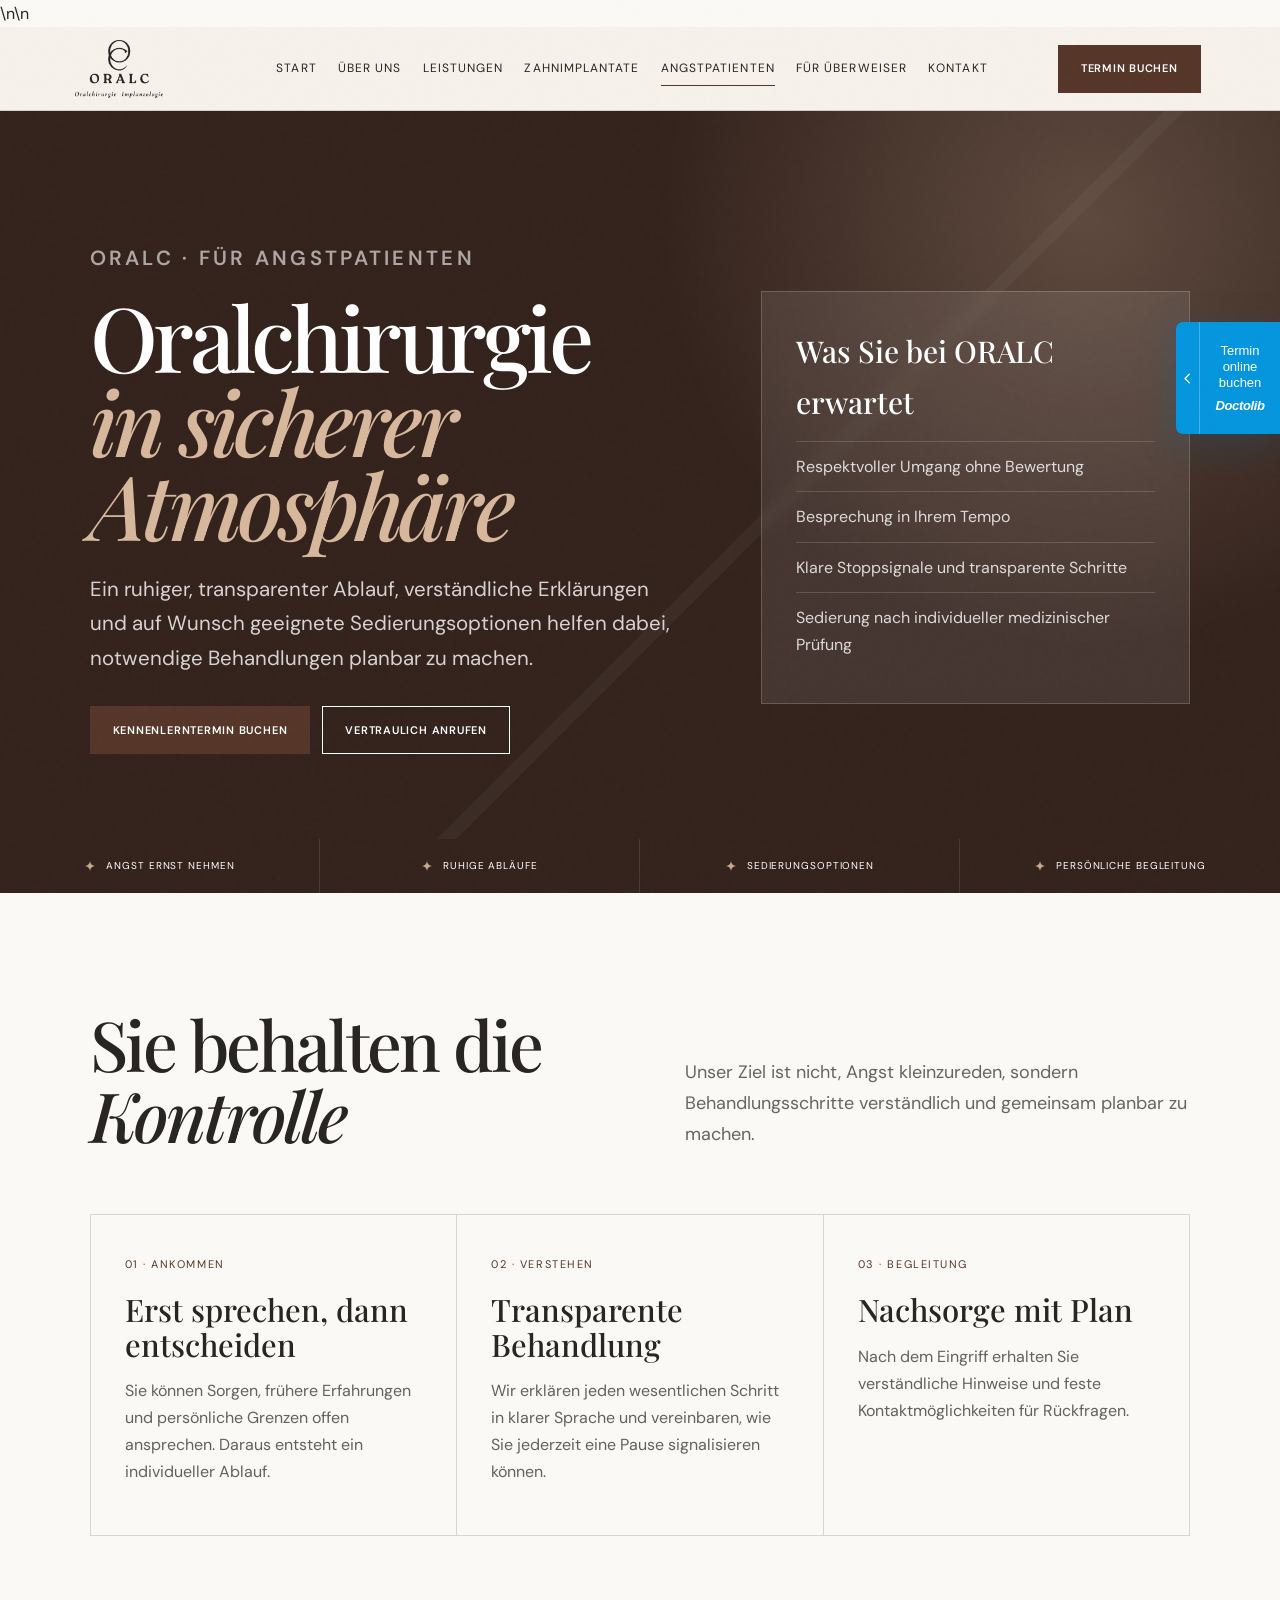
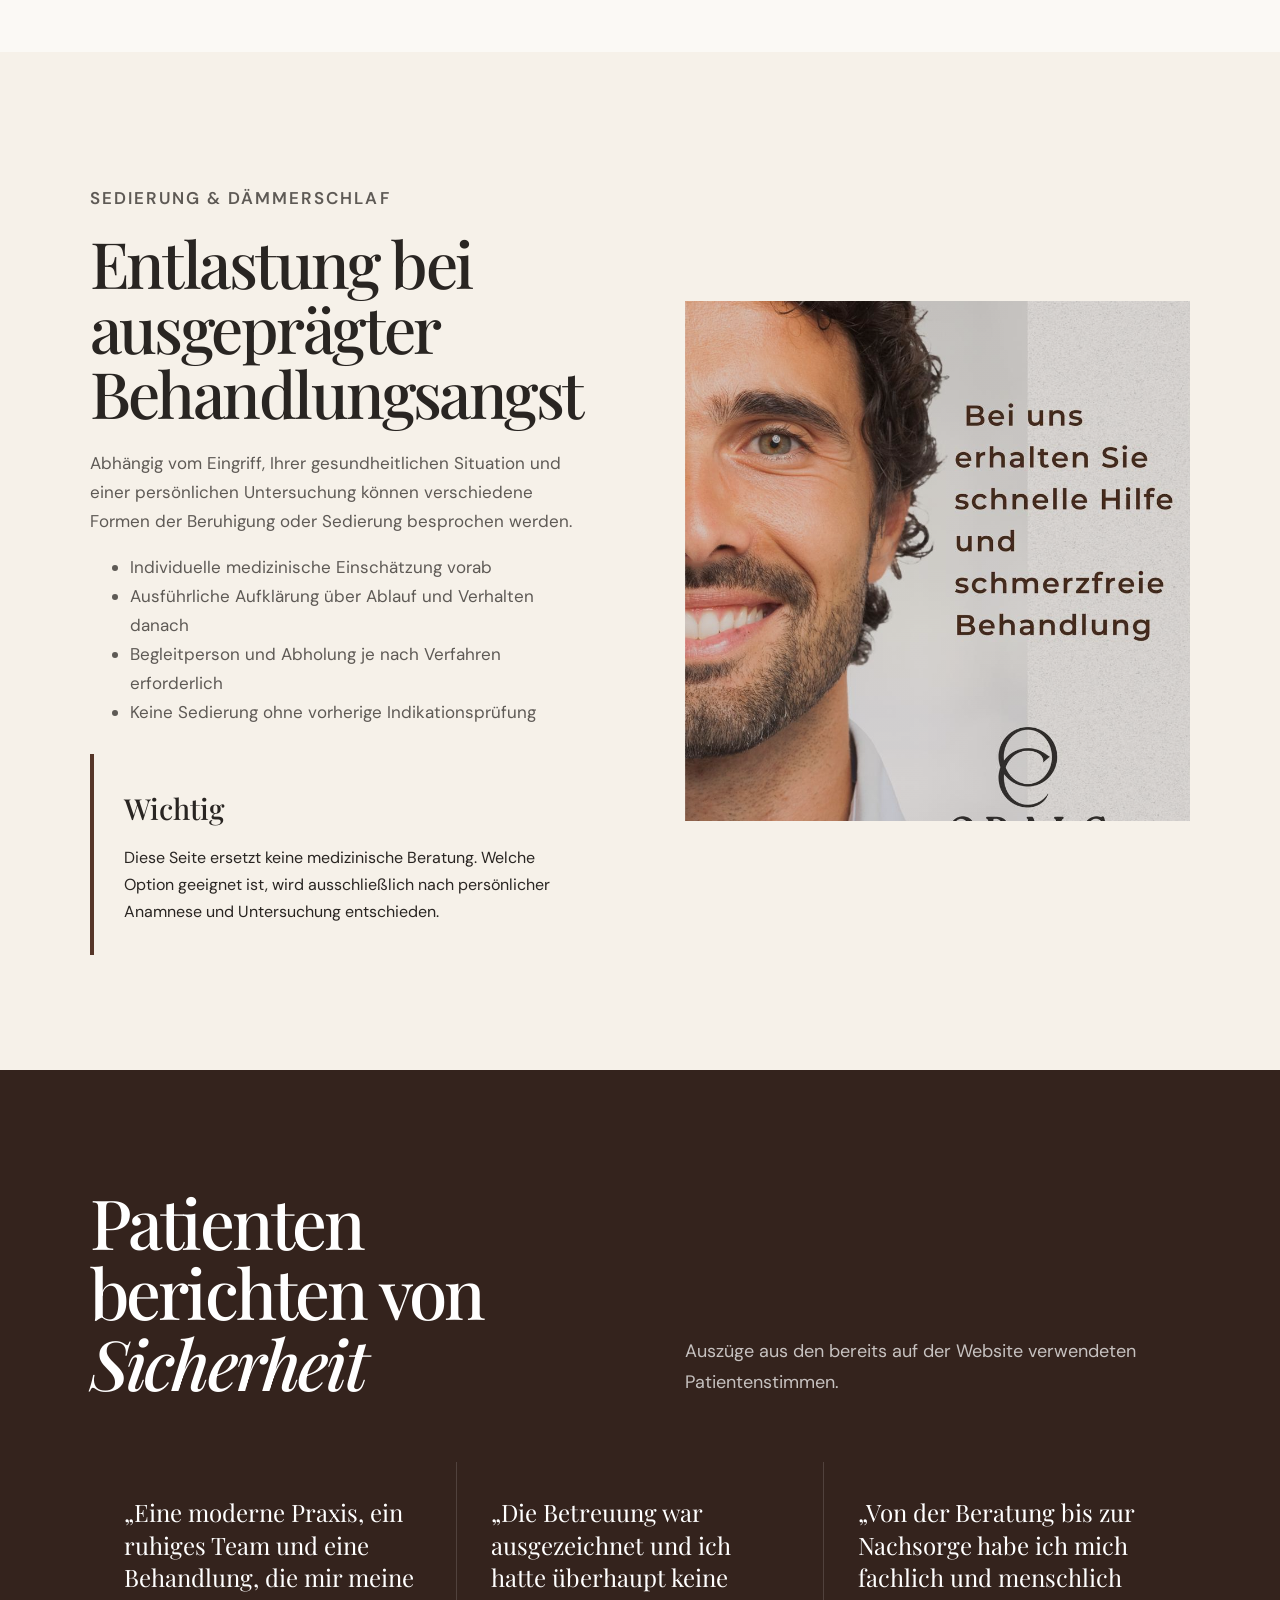
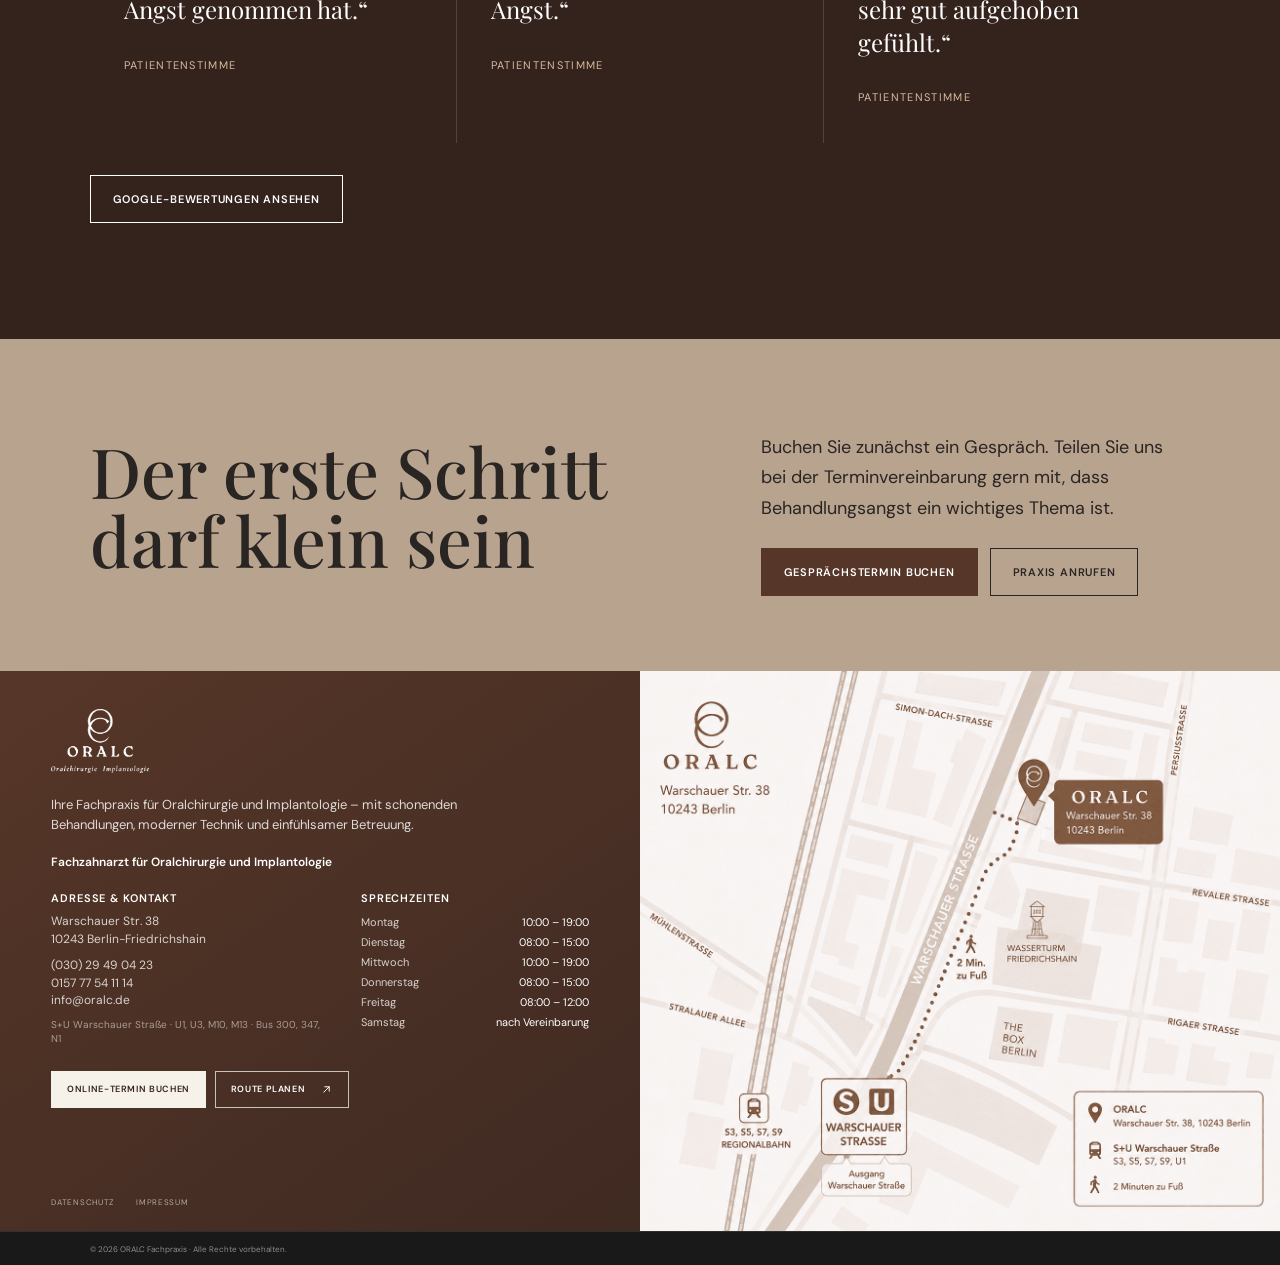
<file: angstpatienten.html>
<!doctype html><html lang="de"><head><meta charset="utf-8"><meta name="viewport" content="width=device-width,initial-scale=1"><meta name="description" content="Einfühlsame Oralchirurgie für Angstpatienten mit transparentem Ablauf und individuell geprüften Sedierungsoptionen."><title>Angstpatienten | ORALC Berlin</title><link rel="stylesheet" href="assets/styles.css">\n<style id="oralc-location-footer-shared">\n/* ===== Unified full ORALC location footer ===== */\n.location-footer{\n  padding:0!important;\n  display:grid!important;\n  grid-template-columns:minmax(0,1fr) minmax(0,1fr)!important;\n  gap:0!important;\n  align-items:stretch!important;\n  background:#34231d!important;\n  color:#fff!important;\n  overflow:hidden!important;\n}\n.location-footer__info{height:560px;min-height:560px;background:linear-gradient(145deg,#563628 0%,#3f2a22 100%);display:flex;align-items:stretch}\n.location-footer__content{width:min(100%,760px);height:100%;margin-left:auto;padding:38px clamp(32px,4vw,64px) 22px;display:flex;flex-direction:column;align-items:flex-start}\n.location-footer .footer-logo{display:block;width:min(205px,64%)!important;height:auto!important;max-height:64px;margin:0 0 22px!important;object-fit:contain;object-position:left center;filter:invert(1) brightness(3)}\n.location-footer__eyebrow,.location-footer h2{display:none}\n.location-footer__intro{max-width:470px;color:rgba(255,255,255,.82);font-size:13px;line-height:1.55;margin:0 0 17px}\n.location-footer__doctor{margin:0 0 20px;color:rgba(255,255,255,.84);font-size:12px;line-height:1.5}\n.location-footer__doctor strong{color:#fff;font-weight:600}\n.location-footer__details{width:100%;display:grid;grid-template-columns:minmax(0,1fr) minmax(220px,.84fr);gap:clamp(26px,3vw,46px);padding-top:0;border-top:0}\n.location-footer__block h3{margin:0 0 8px;color:#fff;font-family:var(--sans,Arial,sans-serif);font-size:11px;line-height:1.35;font-weight:600;text-transform:uppercase;letter-spacing:.08em}\n.location-footer__block p,.location-footer__block address{margin:0 0 8px;color:rgba(255,255,255,.78);font-size:12px;line-height:1.48;font-style:normal}\n.location-footer__block a{color:inherit;text-decoration:none}.location-footer__block a:hover{color:#d7b89d}\n.location-footer__transit{max-width:330px;font-size:10px!important;line-height:1.4!important;color:rgba(255,255,255,.52)!important}\n.location-footer__hours{margin:0}.location-footer__hours div{display:grid;grid-template-columns:1fr auto;gap:18px;padding:2px 0;border-bottom:0;color:rgba(255,255,255,.78);font-size:11px;line-height:1.45}\n.location-footer__hours dt,.location-footer__hours dd{margin:0}.location-footer__hours dd{white-space:nowrap;color:#fff}\n.location-footer__actions{display:flex;flex-wrap:wrap;gap:9px;margin-top:17px}\n.location-footer__button{min-height:37px;padding:0 15px;display:inline-flex;align-items:center;justify-content:center;gap:8px;border:1px solid rgba(255,255,255,.7);text-transform:uppercase;letter-spacing:.07em;font-size:9px;font-weight:600;transition:.25s;color:#fff;text-decoration:none}\n.location-footer__button--light{background:#f6f1e9;color:#34231d;border-color:#f6f1e9}.location-footer__button--outline{background:transparent;color:#fff}\n.location-footer__button:hover{transform:translateY(-2px);background:#d7b89d;color:#34231d;border-color:#d7b89d}\n.location-footer__legal{margin-top:auto;padding-top:14px;display:flex;gap:22px;text-transform:uppercase;letter-spacing:.09em;font-size:8px;color:rgba(255,255,255,.58)}\n.location-footer__legal a{color:inherit;text-decoration:none}.location-footer__legal a:hover{color:#fff}\n.location-footer__map{height:560px;min-height:560px;background:#f7f3ec;position:relative;overflow:hidden}\n.location-footer__map-link{width:100%;height:100%;display:block;cursor:pointer}.location-footer__map-link:focus-visible{outline:4px solid #d7b89d;outline-offset:-4px}\n.location-footer__map-image{width:100%!important;height:100%!important;display:block;object-fit:cover;object-position:center}\n.location-footer__bottom{grid-column:1/-1;min-height:34px;padding:7px 7vw;display:flex;justify-content:flex-start;align-items:center;background:#191919;border-top:1px solid rgba(255,255,255,.10);color:rgba(255,255,255,.50)}\n.location-footer__bottom p{margin:0;font-size:8px;line-height:1.25}\n.location-footer__button-icon{width:13px;height:13px;margin-left:7px;flex:0 0 auto;fill:none;stroke:currentColor;stroke-width:1.8;stroke-linecap:round;stroke-linejoin:round}\n@media(max-width:1100px){.location-footer{grid-template-columns:1fr!important}.location-footer__info{height:auto;min-height:0}.location-footer__content{width:100%;max-width:none;height:auto;margin:0;padding:44px 7vw 28px}.location-footer__map{height:min(58vw,540px);min-height:380px}.location-footer__legal{margin-top:28px}}\n@media(max-width:700px){\n  .location-footer{grid-template-columns:1fr!important;grid-template-rows:auto auto auto!important}\n  .location-footer__map{order:1;height:330px;min-height:330px}.location-footer__map-image{object-fit:cover;object-position:center}\n  .location-footer__info{order:2;height:auto;min-height:0;overflow:visible}.location-footer__content{width:100%;height:auto;min-height:0;margin:0;padding:38px 6vw 25px}\n  .location-footer .footer-logo{width:min(185px,62%)!important;max-height:58px;margin-bottom:18px!important}.location-footer__intro{font-size:12.5px;line-height:1.55}.location-footer__doctor{margin-bottom:20px;font-size:12px;line-height:1.5}\n  .location-footer__details{grid-template-columns:1fr;gap:22px}.location-footer__block h3{margin-bottom:8px;font-size:11px}.location-footer__block p,.location-footer__block address{margin-bottom:8px;font-size:12px;line-height:1.48}.location-footer__transit{font-size:10px!important;line-height:1.4!important}\n  .location-footer__hours div{gap:18px;padding:2px 0;font-size:11px;line-height:1.45}.location-footer__actions{width:100%;flex-direction:column;gap:9px;margin-top:20px}.location-footer__button{width:100%;min-height:40px;padding:0 15px;font-size:9px;letter-spacing:.07em}\n  .location-footer__legal{margin-top:26px;padding-top:14px;gap:22px;font-size:8px}.location-footer__bottom{order:3;grid-column:1;min-height:34px;padding:8px 6vw}.location-footer__bottom p{font-size:8px;line-height:1.25}\n}\n</style>\n
</head><body><div class="page-noise" aria-hidden="true"></div><a class="skip" href="#main">Zum Inhalt springen</a>
<header class="site-header">
  <a class="brand" href="index.html" aria-label="ORALC Startseite"><img src="assets/logo.png" alt="ORALC Oralchirurgie und Implantologie"></a>
  <nav class="main-nav" id="main-nav" aria-label="Hauptnavigation">
      <a href="index.html">Start</a>
      <a href="ueber-uns.html">Über uns</a>
      <a href="unsere-leistungen.html">Leistungen</a>
      <a href="zahnimplantate.html">Zahnimplantate</a>
      <a href="angstpatienten.html" class="active" aria-current="page">Angstpatienten</a>
      <a href="fuer-ueberweiser.html">Für Überweiser</a>
      <a href="index.html#kontakt">Kontakt</a>
    </nav>
  <a class="header-book" href="https://www.doctolib.de/zahnarztpraxis/berlin/oralchirurgie-warschauer-strasse-ihre-fachzahnaerzte-fuer-oralchirurgie" target="_blank" rel="noopener">Termin buchen</a>
  <button class="menu-toggle" aria-label="Menü öffnen" aria-expanded="false" aria-controls="main-nav"><span></span><span></span><span></span></button>
</header><aside class="doctolib-float" aria-label="Online-Terminbuchung">
<button class="doctolib-float__toggle" type="button" aria-expanded="true" aria-label="Online-Terminleiste schließen"><svg viewBox="0 0 24 24" aria-hidden="true"><path d="M15 5l-7 7 7 7"/></svg></button>
<a class="doctolib-float__link" href="https://www.doctolib.de/zahnarztpraxis/berlin/oralchirurgie-warschauer-strasse-ihre-fachzahnaerzte-fuer-oralchirurgie" target="_blank" rel="noopener"><span class="doctolib-float__label">Termin online buchen</span><strong class="doctolib-float__brand">Doctolib</strong></a>
</aside><main id="main">
<section class="page-hero lp-hero"><div class="lp-hero-grid"><div class="reveal"><p class="eyebrow">ORALC · Für Angstpatienten</p><h1>Oralchirurgie<br><em>in sicherer Atmosphäre</em></h1><p>Ein ruhiger, transparenter Ablauf, verständliche Erklärungen und auf Wunsch geeignete Sedierungsoptionen helfen dabei, notwendige Behandlungen planbar zu machen.</p><div class="lp-actions"><a class="button button-dark" href="https://www.doctolib.de/zahnarztpraxis/berlin/oralchirurgie-warschauer-strasse-ihre-fachzahnaerzte-fuer-oralchirurgie" target="_blank" rel="noopener">Kennenlerntermin buchen</a><a class="button button-outline" href="tel:+493029490423">Vertraulich anrufen</a></div></div><aside class="lp-hero-card reveal"><strong>Was Sie bei ORALC erwartet</strong><ul><li>Respektvoller Umgang ohne Bewertung</li><li>Besprechung in Ihrem Tempo</li><li>Klare Stoppsignale und transparente Schritte</li><li>Sedierung nach individueller medizinischer Prüfung</li></ul></aside></div></section>
<div class="hero-strip"><span>Angst ernst nehmen</span><span>Ruhige Abläufe</span><span>Sedierungsoptionen</span><span>Persönliche Begleitung</span></div>
<section class="section"><div class="container"><div class="section-head reveal"><h2>Sie behalten die <em>Kontrolle</em></h2><p>Unser Ziel ist nicht, Angst kleinzureden, sondern Behandlungsschritte verständlich und gemeinsam planbar zu machen.</p></div><div class="lp-grid"><article class="lp-card reveal"><span class="lp-num">01 · Ankommen</span><h3>Erst sprechen, dann entscheiden</h3><p>Sie können Sorgen, frühere Erfahrungen und persönliche Grenzen offen ansprechen. Daraus entsteht ein individueller Ablauf.</p></article><article class="lp-card reveal"><span class="lp-num">02 · Verstehen</span><h3>Transparente Behandlung</h3><p>Wir erklären jeden wesentlichen Schritt in klarer Sprache und vereinbaren, wie Sie jederzeit eine Pause signalisieren können.</p></article><article class="lp-card reveal"><span class="lp-num">03 · Begleitung</span><h3>Nachsorge mit Plan</h3><p>Nach dem Eingriff erhalten Sie verständliche Hinweise und feste Kontaktmöglichkeiten für Rückfragen.</p></article></div></div></section>
<section class="section" style="background:var(--cream)"><div class="container lp-split"><div class="reveal"><p class="brand-note">Sedierung &amp; Dämmerschlaf</p><h2>Entlastung bei ausgeprägter Behandlungsangst</h2><p>Abhängig vom Eingriff, Ihrer gesundheitlichen Situation und einer persönlichen Untersuchung können verschiedene Formen der Beruhigung oder Sedierung besprochen werden.</p><ul><li>Individuelle medizinische Einschätzung vorab</li><li>Ausführliche Aufklärung über Ablauf und Verhalten danach</li><li>Begleitperson und Abholung je nach Verfahren erforderlich</li><li>Keine Sedierung ohne vorherige Indikationsprüfung</li></ul><div class="guarantee"><strong>Wichtig</strong>Diese Seite ersetzt keine medizinische Beratung. Welche Option geeignet ist, wird ausschließlich nach persönlicher Anamnese und Untersuchung entschieden.</div></div><div class="lp-media lp-media--anxiety reveal" role="img" aria-label="Ruhige Behandlungsatmosphäre bei ORALC"></div></div></section>
<section class="section proof-section"><div class="container"><div class="section-head reveal"><h2>Patienten berichten von <em>Sicherheit</em></h2><p style="color:rgba(255,255,255,.72)">Auszüge aus den bereits auf der Website verwendeten Patientenstimmen.</p></div><div class="proof-grid"><article class="proof-card"><blockquote>„Eine moderne Praxis, ein ruhiges Team und eine Behandlung, die mir meine Angst genommen hat.“</blockquote><span>Patientenstimme</span></article><article class="proof-card"><blockquote>„Die Betreuung war ausgezeichnet und ich hatte überhaupt keine Angst.“</blockquote><span>Patientenstimme</span></article><article class="proof-card"><blockquote>„Von der Beratung bis zur Nachsorge habe ich mich fachlich und menschlich sehr gut aufgehoben gefühlt.“</blockquote><span>Patientenstimme</span></article></div><div class="proof-actions"><a class="button button-outline" href="https://www.google.com/maps/search/?api=1&query=ORALC+Warschauer+Stra%C3%9Fe+38+Berlin" target="_blank" rel="noopener">Google-Bewertungen ansehen</a></div></div></section>
<section class="cta"><div class="cta-inner"><h2>Der erste Schritt darf klein sein</h2><div><p>Buchen Sie zunächst ein Gespräch. Teilen Sie uns bei der Terminvereinbarung gern mit, dass Behandlungsangst ein wichtiges Thema ist.</p><div class="cta-actions"><a class="button button-dark" href="https://www.doctolib.de/zahnarztpraxis/berlin/oralchirurgie-warschauer-strasse-ihre-fachzahnaerzte-fuer-oralchirurgie" target="_blank" rel="noopener">Gesprächstermin buchen</a><a class="button button-outline" href="tel:+493029490423">Praxis anrufen</a></div></div></div></section></main><footer class="site-footer location-footer" id="kontakt" aria-label="Kontakt, Anfahrt und Fußzeile">
  <section class="location-footer__info">
    <div class="location-footer__content reveal">
      <img class="footer-logo" src="assets/logo.png" alt="ORALC – Oralchirurgie und Implantologie">
      <p class="location-footer__intro">Ihre Fachpraxis für Oralchirurgie und Implantologie – mit schonenden Behandlungen, moderner Technik und einfühlsamer Betreuung.</p>
      <p class="location-footer__doctor"><strong>Fachzahnarzt für Oralchirurgie und Implantologie</strong></p>
      <div class="location-footer__details">
        <div class="location-footer__block">
          <h3>Adresse &amp; Kontakt</h3>
          <address>Warschauer Str. 38<br>10243 Berlin-Friedrichshain</address>
          <p><a href="tel:+493029490423">(030) 29 49 04 23</a><br><a href="tel:+4915777541114">0157 77 54 11 14</a><br><a href="mailto:info@oralc.de">info@oralc.de</a></p>
          <p class="location-footer__transit">S+U Warschauer Straße · U1, U3, M10, M13 · Bus 300, 347, N1</p>
        </div>
        <div class="location-footer__block">
          <h3>Sprechzeiten</h3>
          <dl class="location-footer__hours">
            <div><dt>Montag</dt><dd>10:00 – 19:00</dd></div>
            <div><dt>Dienstag</dt><dd>08:00 – 15:00</dd></div>
            <div><dt>Mittwoch</dt><dd>10:00 – 19:00</dd></div>
            <div><dt>Donnerstag</dt><dd>08:00 – 15:00</dd></div>
            <div><dt>Freitag</dt><dd>08:00 – 12:00</dd></div>
            <div><dt>Samstag</dt><dd>nach Vereinbarung</dd></div>
          </dl>
        </div>
      </div>
      <div class="location-footer__actions">
        <a class="location-footer__button location-footer__button--light" href="https://www.doctolib.de/zahnarztpraxis/berlin/oralchirurgie-warschauer-strasse-ihre-fachzahnaerzte-fuer-oralchirurgie" target="_blank" rel="noopener">Online-Termin buchen</a>
        <a class="location-footer__button location-footer__button--outline" href="https://maps.google.com/?q=Warschauer+Str.+38,+10243+Berlin" target="_blank" rel="noopener">Route planen
          <svg class="location-footer__button-icon" aria-hidden="true" viewBox="0 0 24 24"><path d="M7 17 17 7"></path><path d="M9 7h8v8"></path></svg>
        </a>
      </div>
      <nav class="location-footer__legal" aria-label="Rechtliche Links"><a href="datenschutz.html">Datenschutz</a><a href="impressum.html">Impressum</a></nav>
    </div>
  </section>
  <section class="location-footer__map" aria-label="Praxisstandort">
    <a class="location-footer__map-link" href="https://maps.google.com/?q=Warschauer+Str.+38,+10243+Berlin" target="_blank" rel="noopener" aria-label="ORALC Standort in Google Maps öffnen">
      <img class="location-footer__map-image" src="assets/oralc-location-map.png" alt="ORALC Praxisstandort – in Google Maps öffnen" onerror="this.style.display='none'">
    </a>
  </section>
  <div class="location-footer__bottom"><p>© 2026 ORALC Fachpraxis · Alle Rechte vorbehalten.</p></div>
</footer><script src="assets/site.js"></script></body></html>
</file>
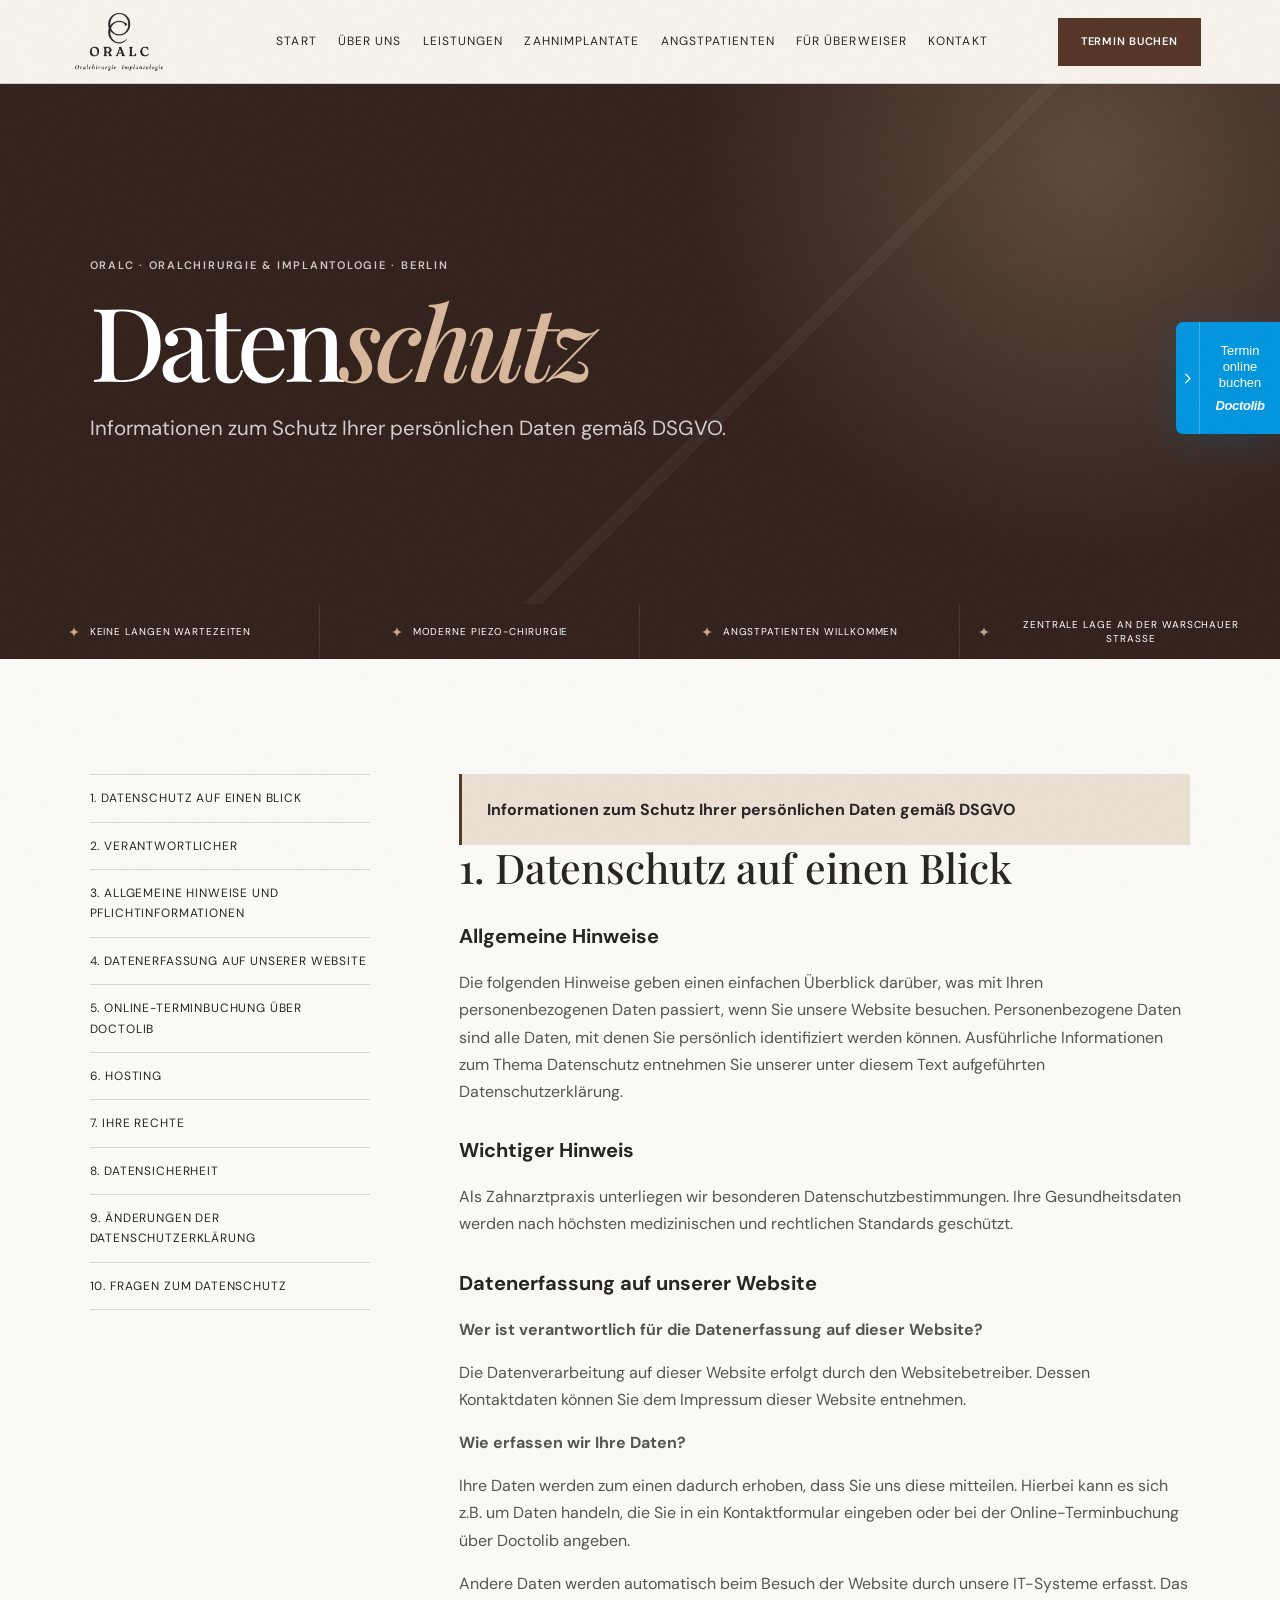
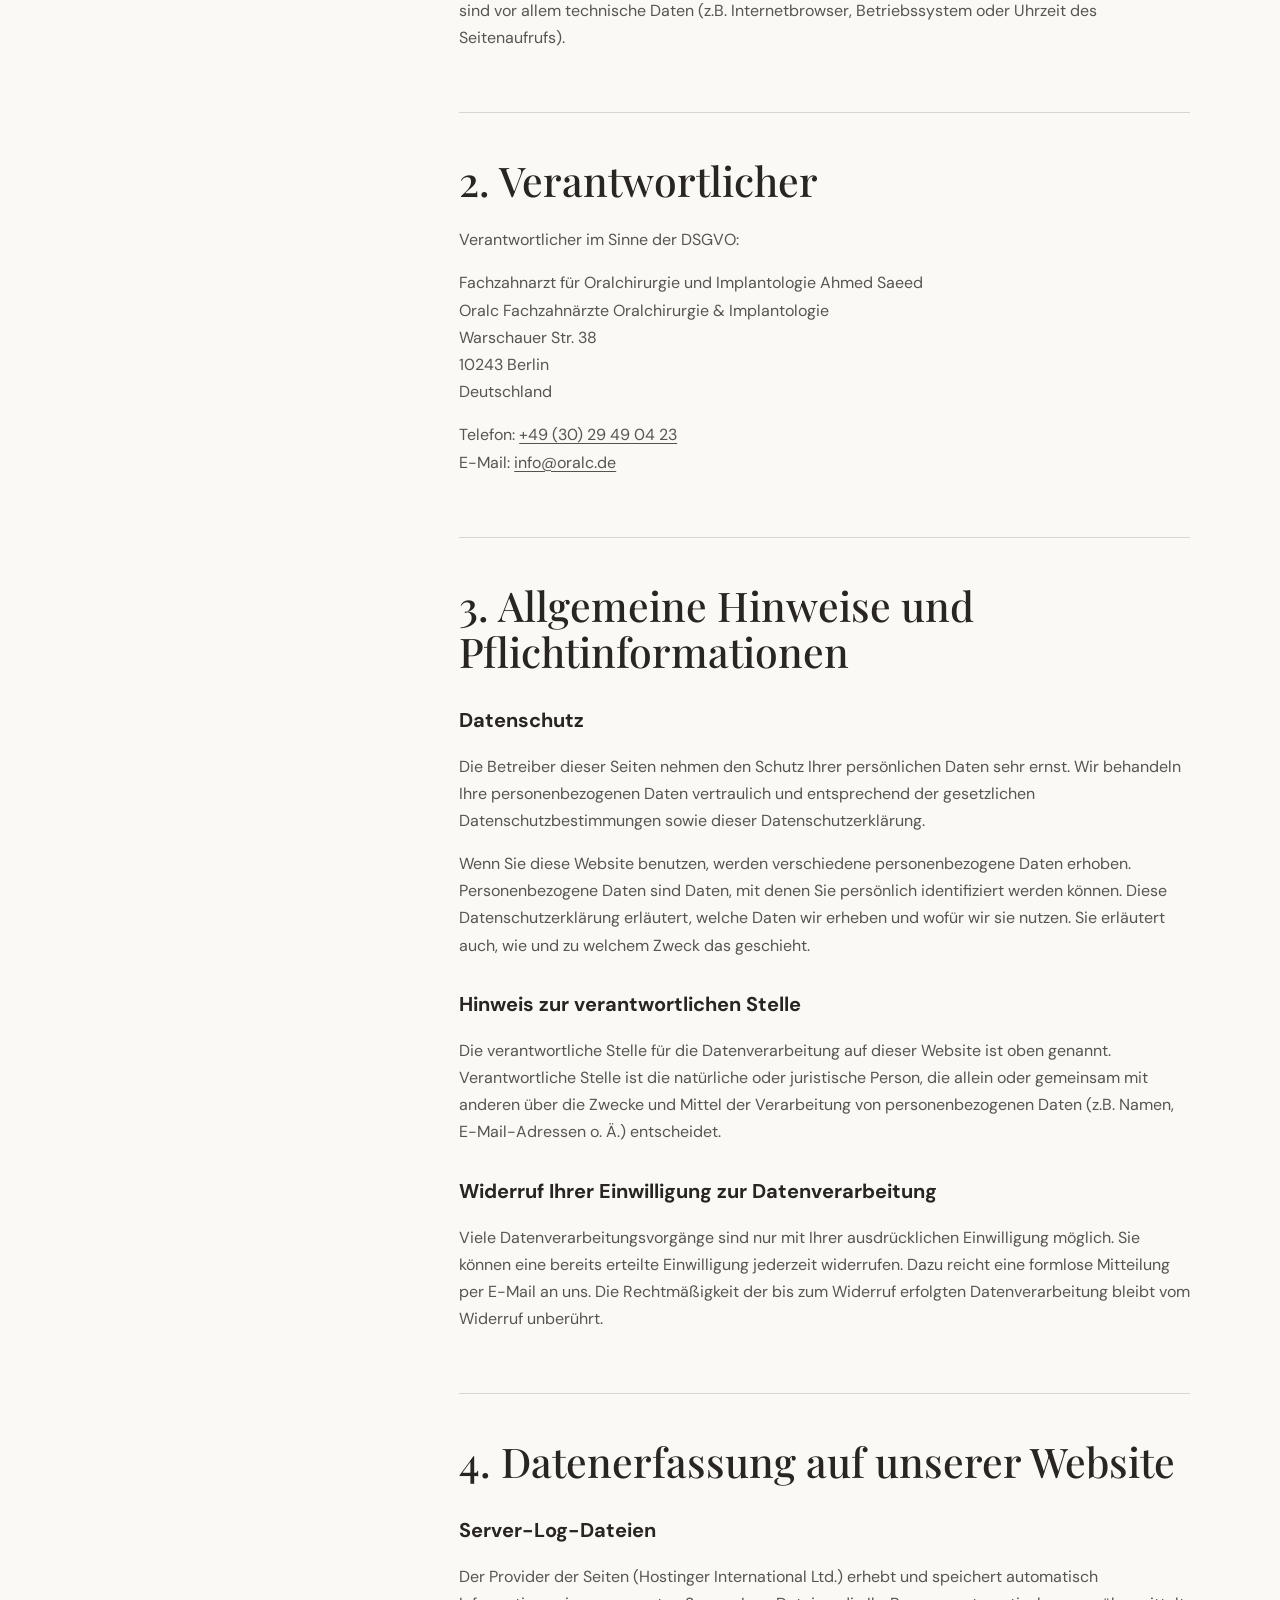
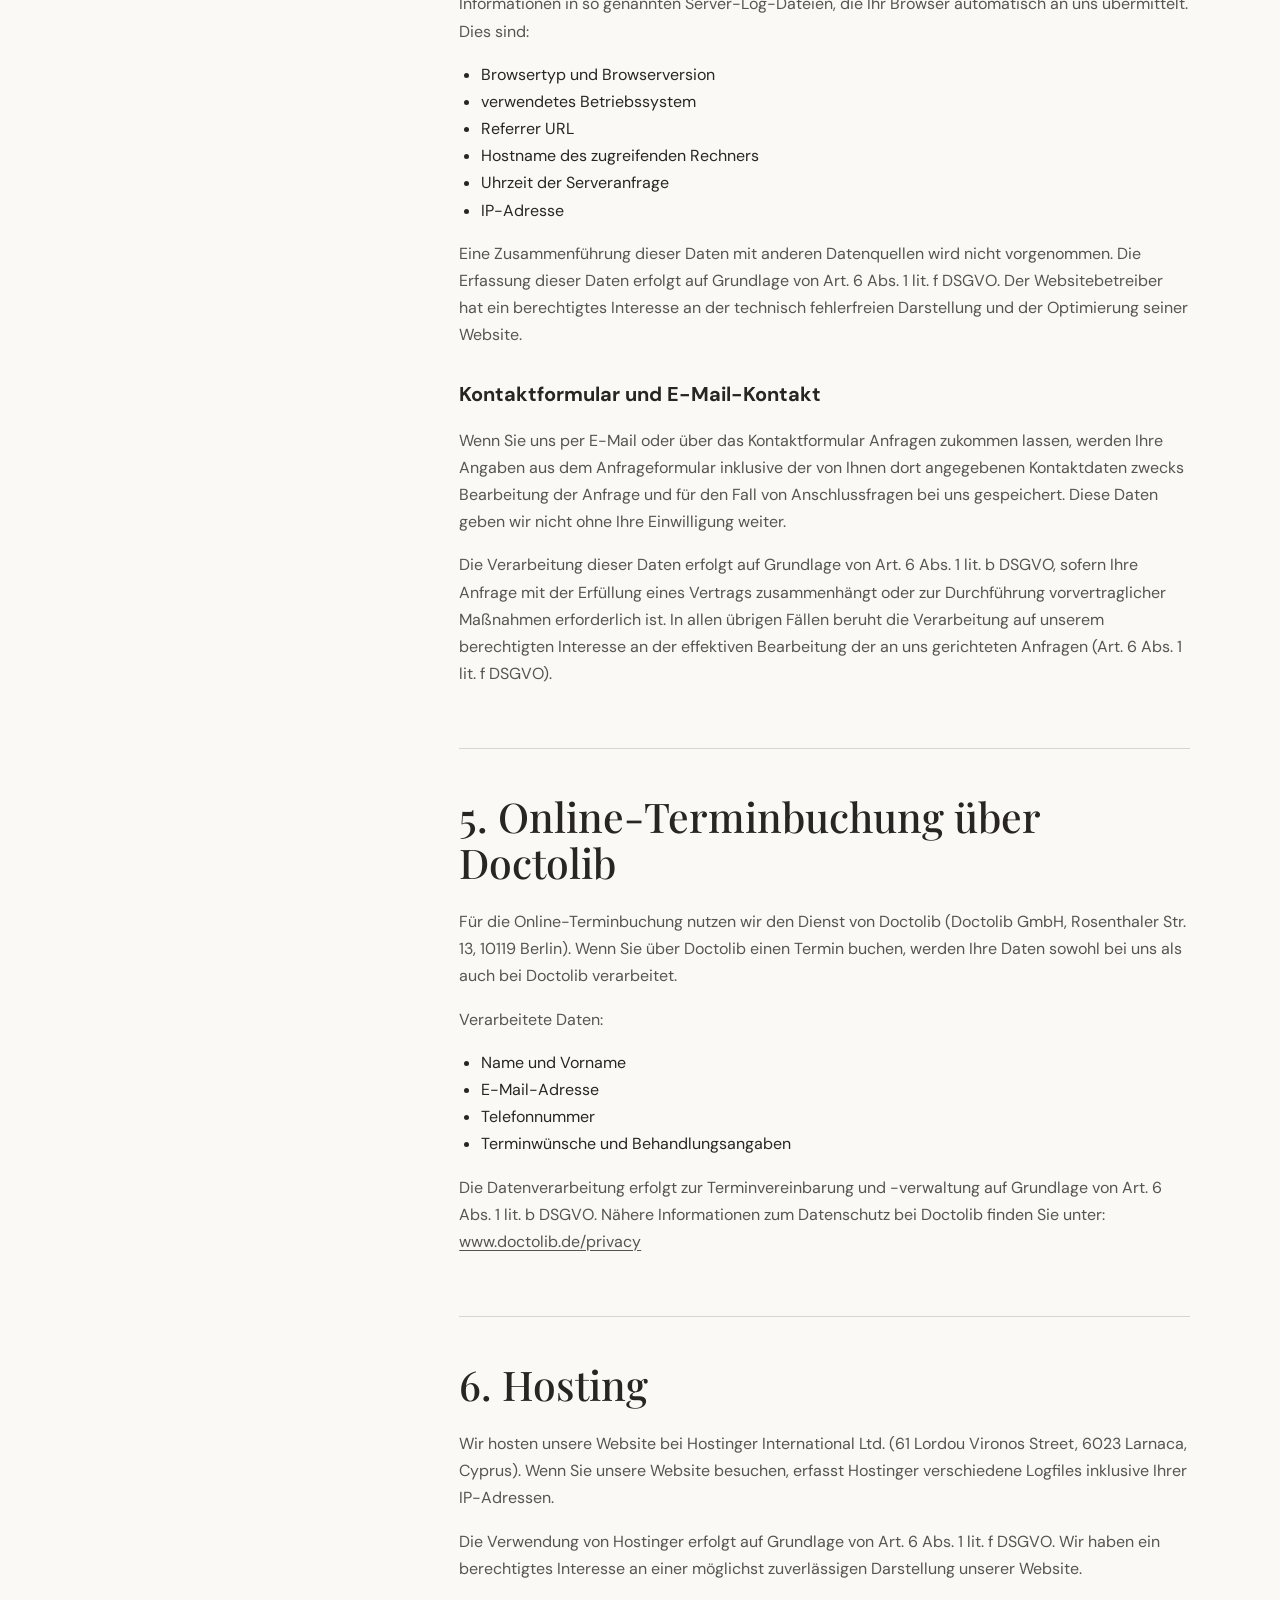
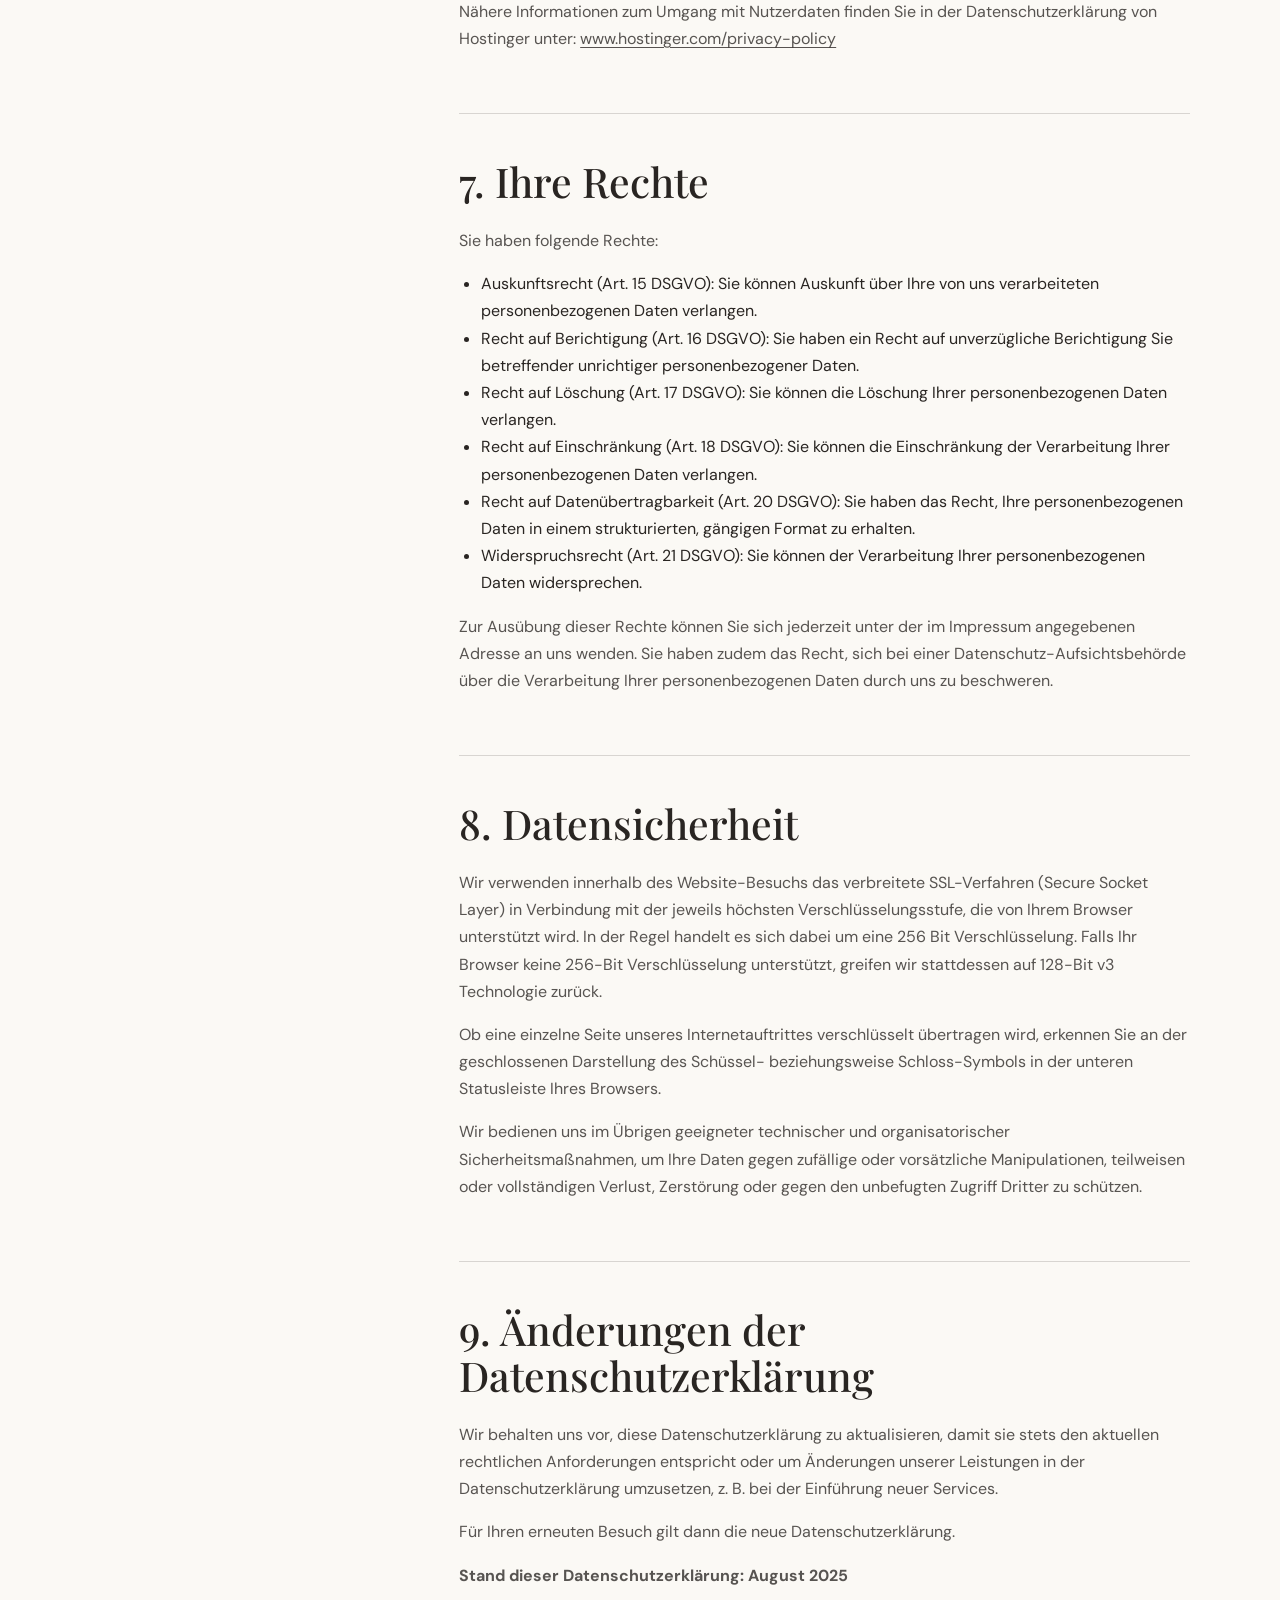
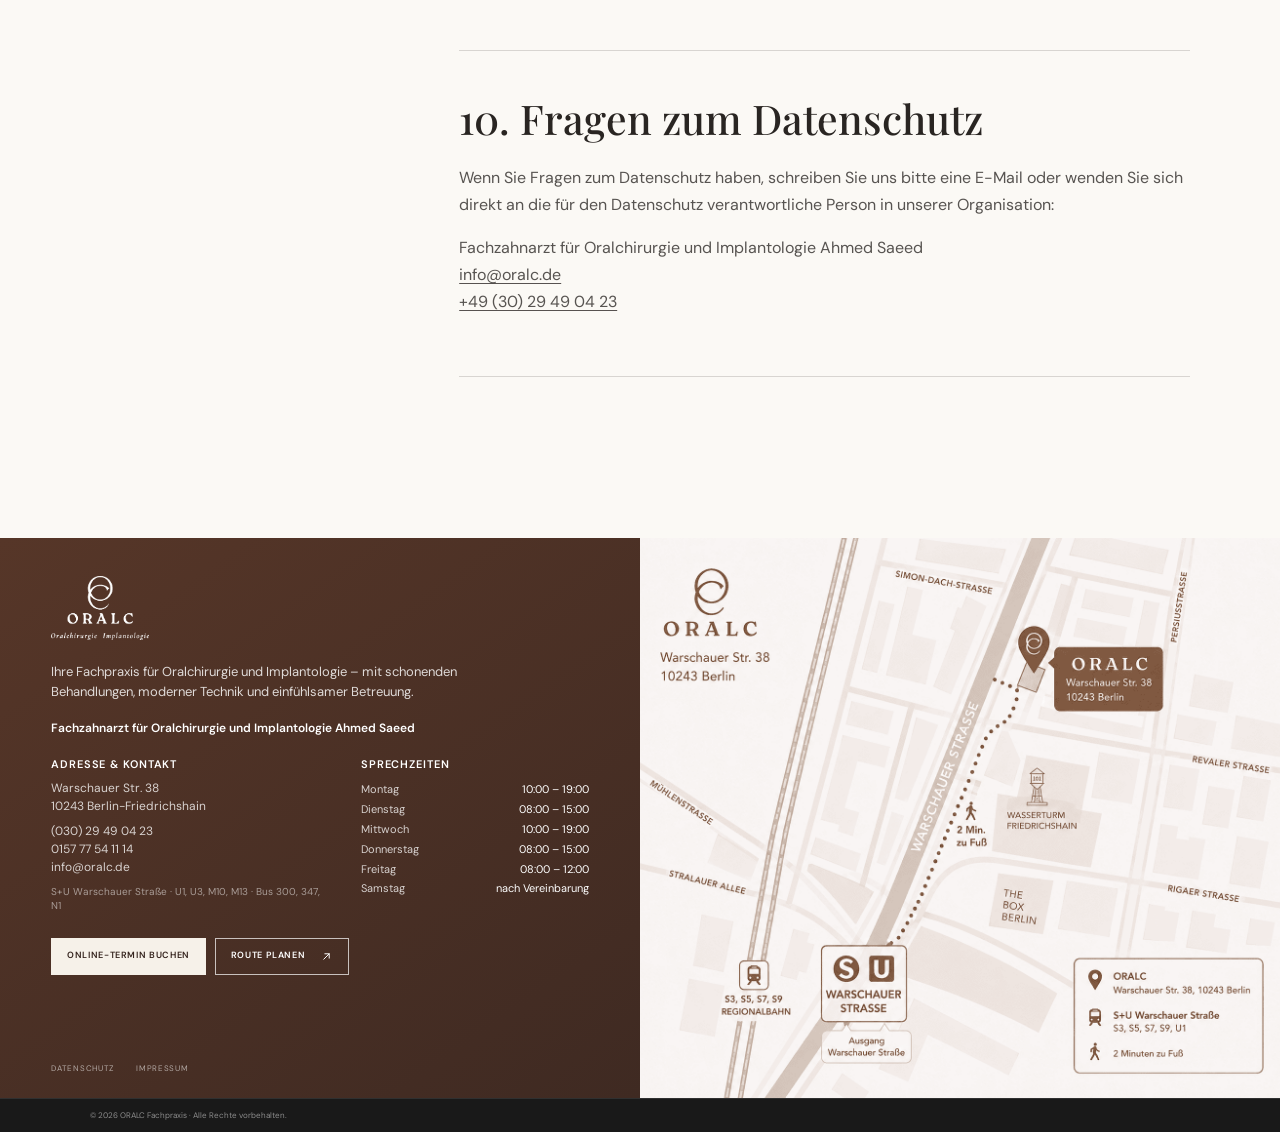
<file: datenschutz.html>
<!doctype html><html lang="de"><head><meta charset="utf-8"><meta name="viewport" content="width=device-width,initial-scale=1"><meta name="description" content="Informationen zum Schutz Ihrer persönlichen Daten gemäß DSGVO."><title>Datenschutz | ORALC Berlin</title><link rel="stylesheet" href="assets/styles.css"></head><body><a class="skip" href="#main">Zum Inhalt springen</a><header class="site-header"><a class="brand" href="index.html" aria-label="ORALC Startseite"><img src="assets/logo.png" alt="ORALC Oralchirurgie und Implantologie"></a><nav class="main-nav" id="main-nav" aria-label="Hauptnavigation">
      <a href="index.html">Start</a>
      <a href="ueber-uns.html">Über uns</a>
      <a href="unsere-leistungen.html">Leistungen</a>
      <a href="zahnimplantate.html">Zahnimplantate</a>
      <a href="angstpatienten.html">Angstpatienten</a>
      <a href="fuer-ueberweiser.html">Für Überweiser</a>
      <a href="index.html#kontakt">Kontakt</a>
    </nav><a class="header-book" href="https://www.doctolib.de/zahnarztpraxis/berlin/oralchirurgie-warschauer-strasse-ihre-fachzahnaerzte-fuer-oralchirurgie" target="_blank" rel="noopener">Termin buchen</a><button class="menu-toggle" aria-label="Menü öffnen" aria-expanded="false" aria-controls="main-nav"><span></span><span></span><span></span></button></header><main id="main"><section class="page-hero"><div class="page-hero-inner reveal"><p class="eyebrow">ORALC · ORALCHIRURGIE &amp; IMPLANTOLOGIE · BERLIN</p><h1>Daten<em>schutz</em></h1><p>Informationen zum Schutz Ihrer persönlichen Daten gemäß DSGVO.</p></div></section><div class="hero-strip" aria-label="Praxisvorteile"><span>Keine langen Wartezeiten</span><span>Moderne PIEZO-Chirurgie</span><span>Angstpatienten willkommen</span><span>Zentrale Lage an der Warschauer Straße</span></div><section class="section"><div class="container legal-wrap"><aside class="legal-toc" aria-label="Inhaltsübersicht"><a href="#blick">1. Datenschutz auf einen Blick</a><a href="#verantwortlicher">2. Verantwortlicher</a><a href="#pflicht">3. Allgemeine Hinweise und Pflichtinformationen</a><a href="#erfassung">4. Datenerfassung auf unserer Website</a><a href="#doctolib">5. Online-Terminbuchung über Doctolib</a><a href="#hosting">6. Hosting</a><a href="#rechte">7. Ihre Rechte</a><a href="#sicherheit">8. Datensicherheit</a><a href="#aenderungen">9. Änderungen der Datenschutzerklärung</a><a href="#fragen">10. Fragen zum Datenschutz</a></aside><article class="legal-content reveal"><div class="legal-note"><strong>Informationen zum Schutz Ihrer persönlichen Daten gemäß DSGVO</strong></div><section id="blick"><h2>1. Datenschutz auf einen Blick</h2><h3>Allgemeine Hinweise</h3><p>Die folgenden Hinweise geben einen einfachen Überblick darüber, was mit Ihren personenbezogenen Daten passiert, wenn Sie unsere Website besuchen. Personenbezogene Daten sind alle Daten, mit denen Sie persönlich identifiziert werden können. Ausführliche Informationen zum Thema Datenschutz entnehmen Sie unserer unter diesem Text aufgeführten Datenschutzerklärung.</p><h3>Wichtiger Hinweis</h3><p>Als Zahnarztpraxis unterliegen wir besonderen Datenschutzbestimmungen. Ihre Gesundheitsdaten werden nach höchsten medizinischen und rechtlichen Standards geschützt.</p><h3>Datenerfassung auf unserer Website</h3><p><strong>Wer ist verantwortlich für die Datenerfassung auf dieser Website?</strong></p><p>Die Datenverarbeitung auf dieser Website erfolgt durch den Websitebetreiber. Dessen Kontaktdaten können Sie dem Impressum dieser Website entnehmen.</p><p><strong>Wie erfassen wir Ihre Daten?</strong></p><p>Ihre Daten werden zum einen dadurch erhoben, dass Sie uns diese mitteilen. Hierbei kann es sich z.B. um Daten handeln, die Sie in ein Kontaktformular eingeben oder bei der Online-Terminbuchung über Doctolib angeben.</p><p>Andere Daten werden automatisch beim Besuch der Website durch unsere IT-Systeme erfasst. Das sind vor allem technische Daten (z.B. Internetbrowser, Betriebssystem oder Uhrzeit des Seitenaufrufs).</p></section><section id="verantwortlicher"><h2>2. Verantwortlicher</h2><p>Verantwortlicher im Sinne der DSGVO:</p><p>Fachzahnarzt für Oralchirurgie und Implantologie Ahmed Saeed<br>Oralc Fachzahnärzte Oralchirurgie &amp; Implantologie<br>Warschauer Str. 38<br>10243 Berlin<br>Deutschland</p><p>Telefon: <a href="tel:+493029490423">+49 (30) 29 49 04 23</a><br>E-Mail: <a href="mailto:info@oralc.de">info@oralc.de</a></p></section><section id="pflicht"><h2>3. Allgemeine Hinweise und Pflichtinformationen</h2><h3>Datenschutz</h3><p>Die Betreiber dieser Seiten nehmen den Schutz Ihrer persönlichen Daten sehr ernst. Wir behandeln Ihre personenbezogenen Daten vertraulich und entsprechend der gesetzlichen Datenschutzbestimmungen sowie dieser Datenschutzerklärung.</p><p>Wenn Sie diese Website benutzen, werden verschiedene personenbezogene Daten erhoben. Personenbezogene Daten sind Daten, mit denen Sie persönlich identifiziert werden können. Diese Datenschutzerklärung erläutert, welche Daten wir erheben und wofür wir sie nutzen. Sie erläutert auch, wie und zu welchem Zweck das geschieht.</p><h3>Hinweis zur verantwortlichen Stelle</h3><p>Die verantwortliche Stelle für die Datenverarbeitung auf dieser Website ist oben genannt. Verantwortliche Stelle ist die natürliche oder juristische Person, die allein oder gemeinsam mit anderen über die Zwecke und Mittel der Verarbeitung von personenbezogenen Daten (z.B. Namen, E-Mail-Adressen o. Ä.) entscheidet.</p><h3>Widerruf Ihrer Einwilligung zur Datenverarbeitung</h3><p>Viele Datenverarbeitungsvorgänge sind nur mit Ihrer ausdrücklichen Einwilligung möglich. Sie können eine bereits erteilte Einwilligung jederzeit widerrufen. Dazu reicht eine formlose Mitteilung per E-Mail an uns. Die Rechtmäßigkeit der bis zum Widerruf erfolgten Datenverarbeitung bleibt vom Widerruf unberührt.</p></section><section id="erfassung"><h2>4. Datenerfassung auf unserer Website</h2><h3>Server-Log-Dateien</h3><p>Der Provider der Seiten (Hostinger International Ltd.) erhebt und speichert automatisch Informationen in so genannten Server-Log-Dateien, die Ihr Browser automatisch an uns übermittelt. Dies sind:</p><ul><li>Browsertyp und Browserversion</li><li>verwendetes Betriebssystem</li><li>Referrer URL</li><li>Hostname des zugreifenden Rechners</li><li>Uhrzeit der Serveranfrage</li><li>IP-Adresse</li></ul><p>Eine Zusammenführung dieser Daten mit anderen Datenquellen wird nicht vorgenommen. Die Erfassung dieser Daten erfolgt auf Grundlage von Art. 6 Abs. 1 lit. f DSGVO. Der Websitebetreiber hat ein berechtigtes Interesse an der technisch fehlerfreien Darstellung und der Optimierung seiner Website.</p><h3>Kontaktformular und E-Mail-Kontakt</h3><p>Wenn Sie uns per E-Mail oder über das Kontaktformular Anfragen zukommen lassen, werden Ihre Angaben aus dem Anfrageformular inklusive der von Ihnen dort angegebenen Kontaktdaten zwecks Bearbeitung der Anfrage und für den Fall von Anschlussfragen bei uns gespeichert. Diese Daten geben wir nicht ohne Ihre Einwilligung weiter.</p><p>Die Verarbeitung dieser Daten erfolgt auf Grundlage von Art. 6 Abs. 1 lit. b DSGVO, sofern Ihre Anfrage mit der Erfüllung eines Vertrags zusammenhängt oder zur Durchführung vorvertraglicher Maßnahmen erforderlich ist. In allen übrigen Fällen beruht die Verarbeitung auf unserem berechtigten Interesse an der effektiven Bearbeitung der an uns gerichteten Anfragen (Art. 6 Abs. 1 lit. f DSGVO).</p></section><section id="doctolib"><h2>5. Online-Terminbuchung über Doctolib</h2><p>Für die Online-Terminbuchung nutzen wir den Dienst von Doctolib (Doctolib GmbH, Rosenthaler Str. 13, 10119 Berlin). Wenn Sie über Doctolib einen Termin buchen, werden Ihre Daten sowohl bei uns als auch bei Doctolib verarbeitet.</p><p>Verarbeitete Daten:</p><ul><li>Name und Vorname</li><li>E-Mail-Adresse</li><li>Telefonnummer</li><li>Terminwünsche und Behandlungsangaben</li></ul><p>Die Datenverarbeitung erfolgt zur Terminvereinbarung und -verwaltung auf Grundlage von Art. 6 Abs. 1 lit. b DSGVO. Nähere Informationen zum Datenschutz bei Doctolib finden Sie unter: <a href="https://www.doctolib.de/privacy" target="_blank" rel="noopener">www.doctolib.de/privacy</a></p></section><section id="hosting"><h2>6. Hosting</h2><p>Wir hosten unsere Website bei Hostinger International Ltd. (61 Lordou Vironos Street, 6023 Larnaca, Cyprus). Wenn Sie unsere Website besuchen, erfasst Hostinger verschiedene Logfiles inklusive Ihrer IP-Adressen.</p><p>Die Verwendung von Hostinger erfolgt auf Grundlage von Art. 6 Abs. 1 lit. f DSGVO. Wir haben ein berechtigtes Interesse an einer möglichst zuverlässigen Darstellung unserer Website.</p><p>Nähere Informationen zum Umgang mit Nutzerdaten finden Sie in der Datenschutzerklärung von Hostinger unter: <a href="https://www.hostinger.com/privacy-policy" target="_blank" rel="noopener">www.hostinger.com/privacy-policy</a></p></section><section id="rechte"><h2>7. Ihre Rechte</h2><p>Sie haben folgende Rechte:</p><ul><li>Auskunftsrecht (Art. 15 DSGVO): Sie können Auskunft über Ihre von uns verarbeiteten personenbezogenen Daten verlangen.</li><li>Recht auf Berichtigung (Art. 16 DSGVO): Sie haben ein Recht auf unverzügliche Berichtigung Sie betreffender unrichtiger personenbezogener Daten.</li><li>Recht auf Löschung (Art. 17 DSGVO): Sie können die Löschung Ihrer personenbezogenen Daten verlangen.</li><li>Recht auf Einschränkung (Art. 18 DSGVO): Sie können die Einschränkung der Verarbeitung Ihrer personenbezogenen Daten verlangen.</li><li>Recht auf Datenübertragbarkeit (Art. 20 DSGVO): Sie haben das Recht, Ihre personenbezogenen Daten in einem strukturierten, gängigen Format zu erhalten.</li><li>Widerspruchsrecht (Art. 21 DSGVO): Sie können der Verarbeitung Ihrer personenbezogenen Daten widersprechen.</li></ul><p>Zur Ausübung dieser Rechte können Sie sich jederzeit unter der im Impressum angegebenen Adresse an uns wenden. Sie haben zudem das Recht, sich bei einer Datenschutz-Aufsichtsbehörde über die Verarbeitung Ihrer personenbezogenen Daten durch uns zu beschweren.</p></section><section id="sicherheit"><h2>8. Datensicherheit</h2><p>Wir verwenden innerhalb des Website-Besuchs das verbreitete SSL-Verfahren (Secure Socket Layer) in Verbindung mit der jeweils höchsten Verschlüsselungsstufe, die von Ihrem Browser unterstützt wird. In der Regel handelt es sich dabei um eine 256 Bit Verschlüsselung. Falls Ihr Browser keine 256-Bit Verschlüsselung unterstützt, greifen wir stattdessen auf 128-Bit v3 Technologie zurück.</p><p>Ob eine einzelne Seite unseres Internetauftrittes verschlüsselt übertragen wird, erkennen Sie an der geschlossenen Darstellung des Schüssel- beziehungsweise Schloss-Symbols in der unteren Statusleiste Ihres Browsers.</p><p>Wir bedienen uns im Übrigen geeigneter technischer und organisatorischer Sicherheitsmaßnahmen, um Ihre Daten gegen zufällige oder vorsätzliche Manipulationen, teilweisen oder vollständigen Verlust, Zerstörung oder gegen den unbefugten Zugriff Dritter zu schützen.</p></section><section id="aenderungen"><h2>9. Änderungen der Datenschutzerklärung</h2><p>Wir behalten uns vor, diese Datenschutzerklärung zu aktualisieren, damit sie stets den aktuellen rechtlichen Anforderungen entspricht oder um Änderungen unserer Leistungen in der Datenschutzerklärung umzusetzen, z. B. bei der Einführung neuer Services.</p><p>Für Ihren erneuten Besuch gilt dann die neue Datenschutzerklärung.</p><p><strong>Stand dieser Datenschutzerklärung: August 2025</strong></p></section><section id="fragen"><h2>10. Fragen zum Datenschutz</h2><p>Wenn Sie Fragen zum Datenschutz haben, schreiben Sie uns bitte eine E-Mail oder wenden Sie sich direkt an die für den Datenschutz verantwortliche Person in unserer Organisation:</p><p>Fachzahnarzt für Oralchirurgie und Implantologie Ahmed Saeed<br><a href="mailto:info@oralc.de">info@oralc.de</a><br><a href="tel:+493029490423">+49 (30) 29 49 04 23</a></p></section></article></div></section></main><footer class="site-footer location-footer" id="kontakt" aria-label="Kontakt, Anfahrt und Fußzeile">
    <section class="location-footer__info">
      <div class="location-footer__content reveal">
        <img class="footer-logo" src="[data-uri]" alt="ORALC – Oralchirurgie und Implantologie" />
        <p class="location-footer__intro">Ihre Fachpraxis für Oralchirurgie und Implantologie – mit schonenden Behandlungen, moderner Technik und einfühlsamer Betreuung.</p>
        <p class="location-footer__doctor"><strong>Fachzahnarzt für Oralchirurgie und Implantologie Ahmed Saeed</strong></p>

        <div class="location-footer__details">
          <div class="location-footer__block">
            <h3>Adresse &amp; Kontakt</h3>
            <address>
              Warschauer Str. 38<br />
              10243 Berlin-Friedrichshain
            </address>
            <p>
              <a href="tel:+493029490423">(030) 29 49 04 23</a><br />
              <a href="tel:+4915777541114">0157 77 54 11 14</a><br />
              <a href="mailto:info@oralc.de">info@oralc.de</a>
            </p>
            <p class="location-footer__transit">S+U Warschauer Straße · U1, U3, M10, M13 · Bus 300, 347, N1</p>
          </div>

          <div class="location-footer__block">
            <h3>Sprechzeiten</h3>
            <dl class="location-footer__hours">
              <div><dt>Montag</dt><dd>10:00 – 19:00</dd></div>
              <div><dt>Dienstag</dt><dd>08:00 – 15:00</dd></div>
              <div><dt>Mittwoch</dt><dd>10:00 – 19:00</dd></div>
              <div><dt>Donnerstag</dt><dd>08:00 – 15:00</dd></div>
              <div><dt>Freitag</dt><dd>08:00 – 12:00</dd></div>
              <div><dt>Samstag</dt><dd>nach Vereinbarung</dd></div>
            </dl>
          </div>
        </div>

        <div class="location-footer__actions">
          <a class="location-footer__button location-footer__button--light" href="https://www.doctolib.de/zahnarztpraxis/berlin/oralchirurgie-warschauer-strasse-ihre-fachzahnaerzte-fuer-oralchirurgie" target="_blank" rel="noopener">Online-Termin buchen</a>
          <a class="location-footer__button location-footer__button--outline" href="https://maps.google.com/?q=Warschauer+Str.+38,+10243+Berlin" target="_blank" rel="noopener">Route planen
            <svg class="location-footer__button-icon" aria-hidden="true" viewBox="0 0 24 24">
              <path d="M7 17 17 7"></path>
              <path d="M9 7h8v8"></path>
            </svg></a>
        </div>

        <nav class="location-footer__legal" aria-label="Rechtliche Links">
          <a href="datenschutz.html">Datenschutz</a>
          <a href="impressum.html">Impressum</a>
        </nav>
      </div>
    </section>

    <section class="location-footer__map" aria-label="Praxisstandort">
      <!-- Lege die Bilddatei assets/oralc-location-map.png in denselben Ordner wie diese HTML-Datei. -->
      <a class="location-footer__map-link" href="https://maps.google.com/?q=Warschauer+Str.+38,+10243+Berlin" target="_blank" rel="noopener" aria-label="ORALC Standort in Google Maps öffnen">
        <img class="location-footer__map-image" src="assets/oralc-location-map.png" alt="ORALC Praxisstandort – in Google Maps öffnen" onerror="this.style.display='none'" />
      </a>
    </section>

    <div class="location-footer__bottom">
      <p>© 2026 ORALC Fachpraxis · Alle Rechte vorbehalten.</p>
    </div>
  </footer><aside class="doctolib-float" id="doctolib-float" aria-label="Online-Terminbuchung">
  <button class="doctolib-float__toggle" type="button" aria-controls="doctolib-booking-link" aria-expanded="true" aria-label="Online-Terminleiste schließen">
    <svg aria-hidden="true" viewBox="0 0 24 24" focusable="false">
      <path d="M9 5l7 7-7 7" />
    </svg>
  </button>
  <a class="doctolib-float__link" id="doctolib-booking-link" href="https://www.doctolib.de/zahnarztpraxis/berlin/oralchirurgie-warschauer-strasse-ihre-fachzahnaerzte-fuer-oralchirurgie" target="_blank" rel="noopener" aria-label="Termin online über Doctolib buchen">
    <span class="doctolib-float__label">Termin online buchen</span>
    <strong class="doctolib-float__brand">Doctolib</strong>
  </a>
</aside><div class="page-noise"></div><script src="assets/site.js"></script>
</body></html>
</file>
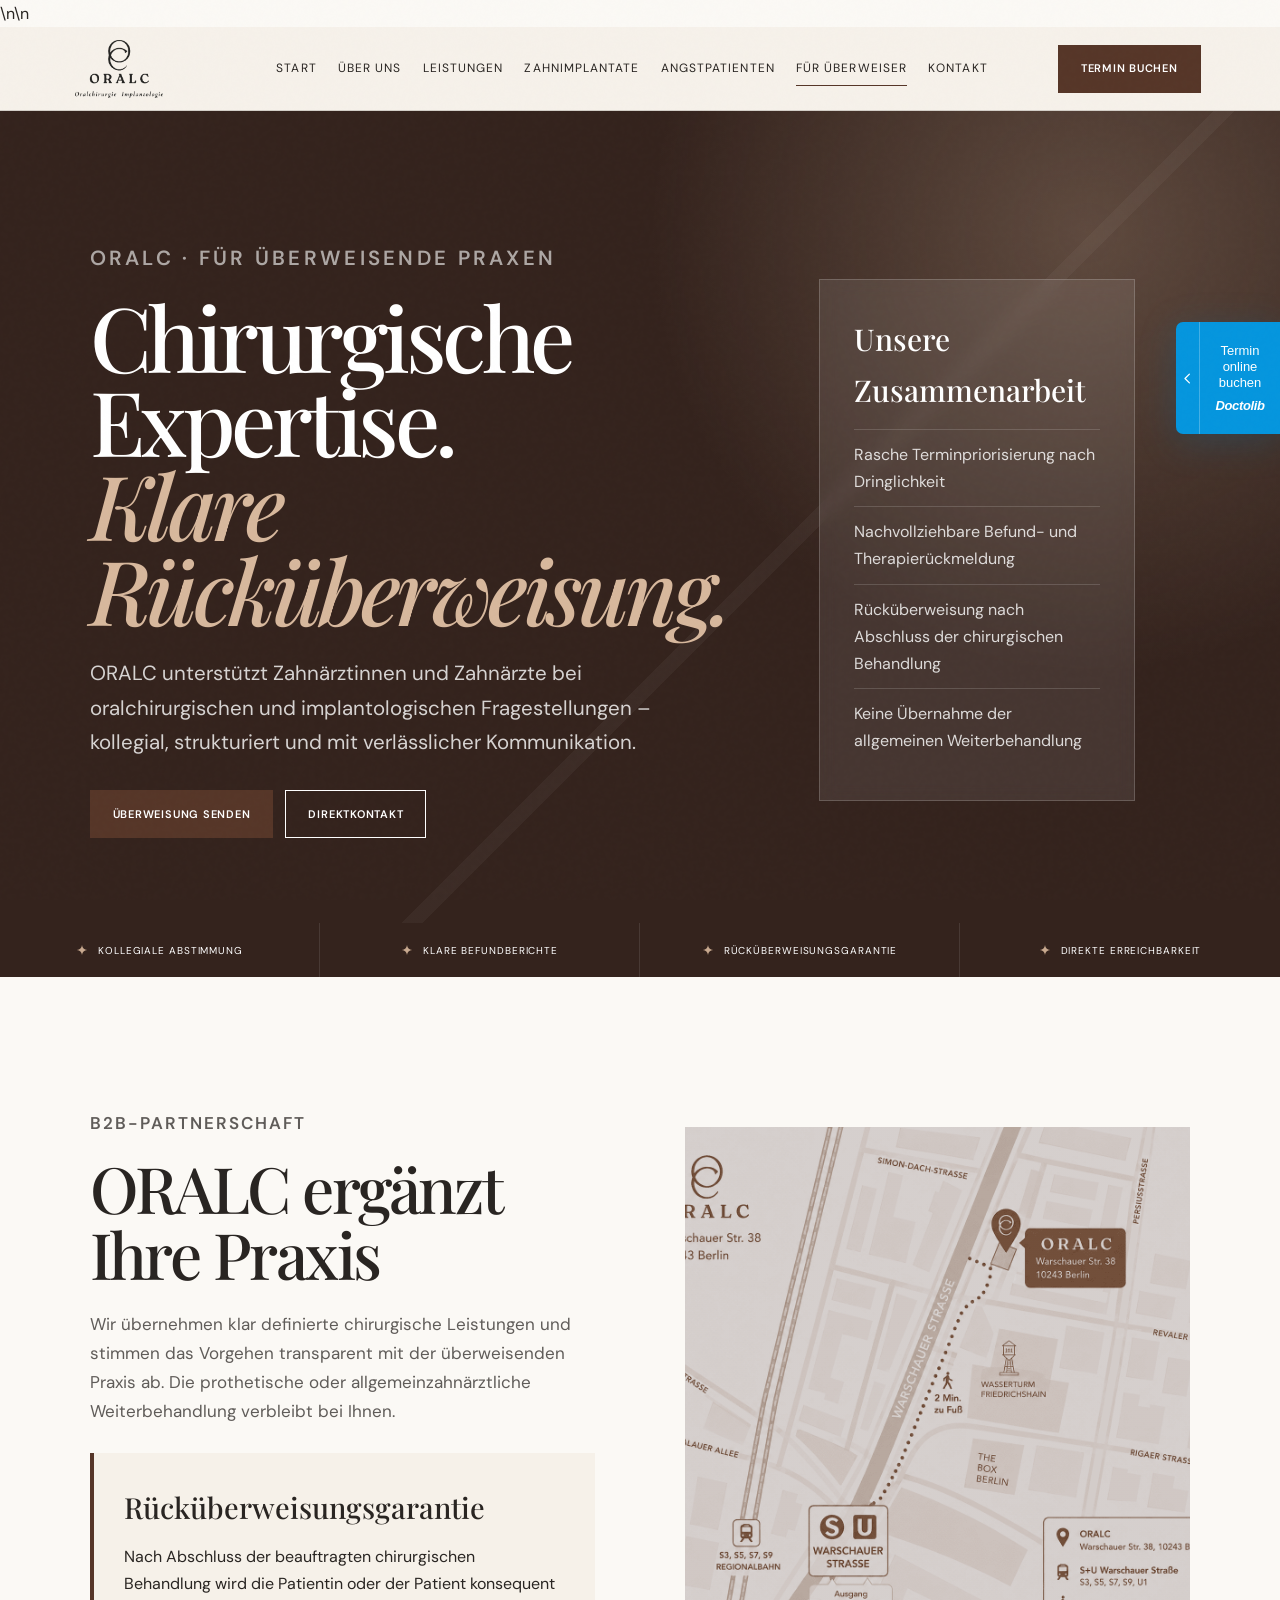
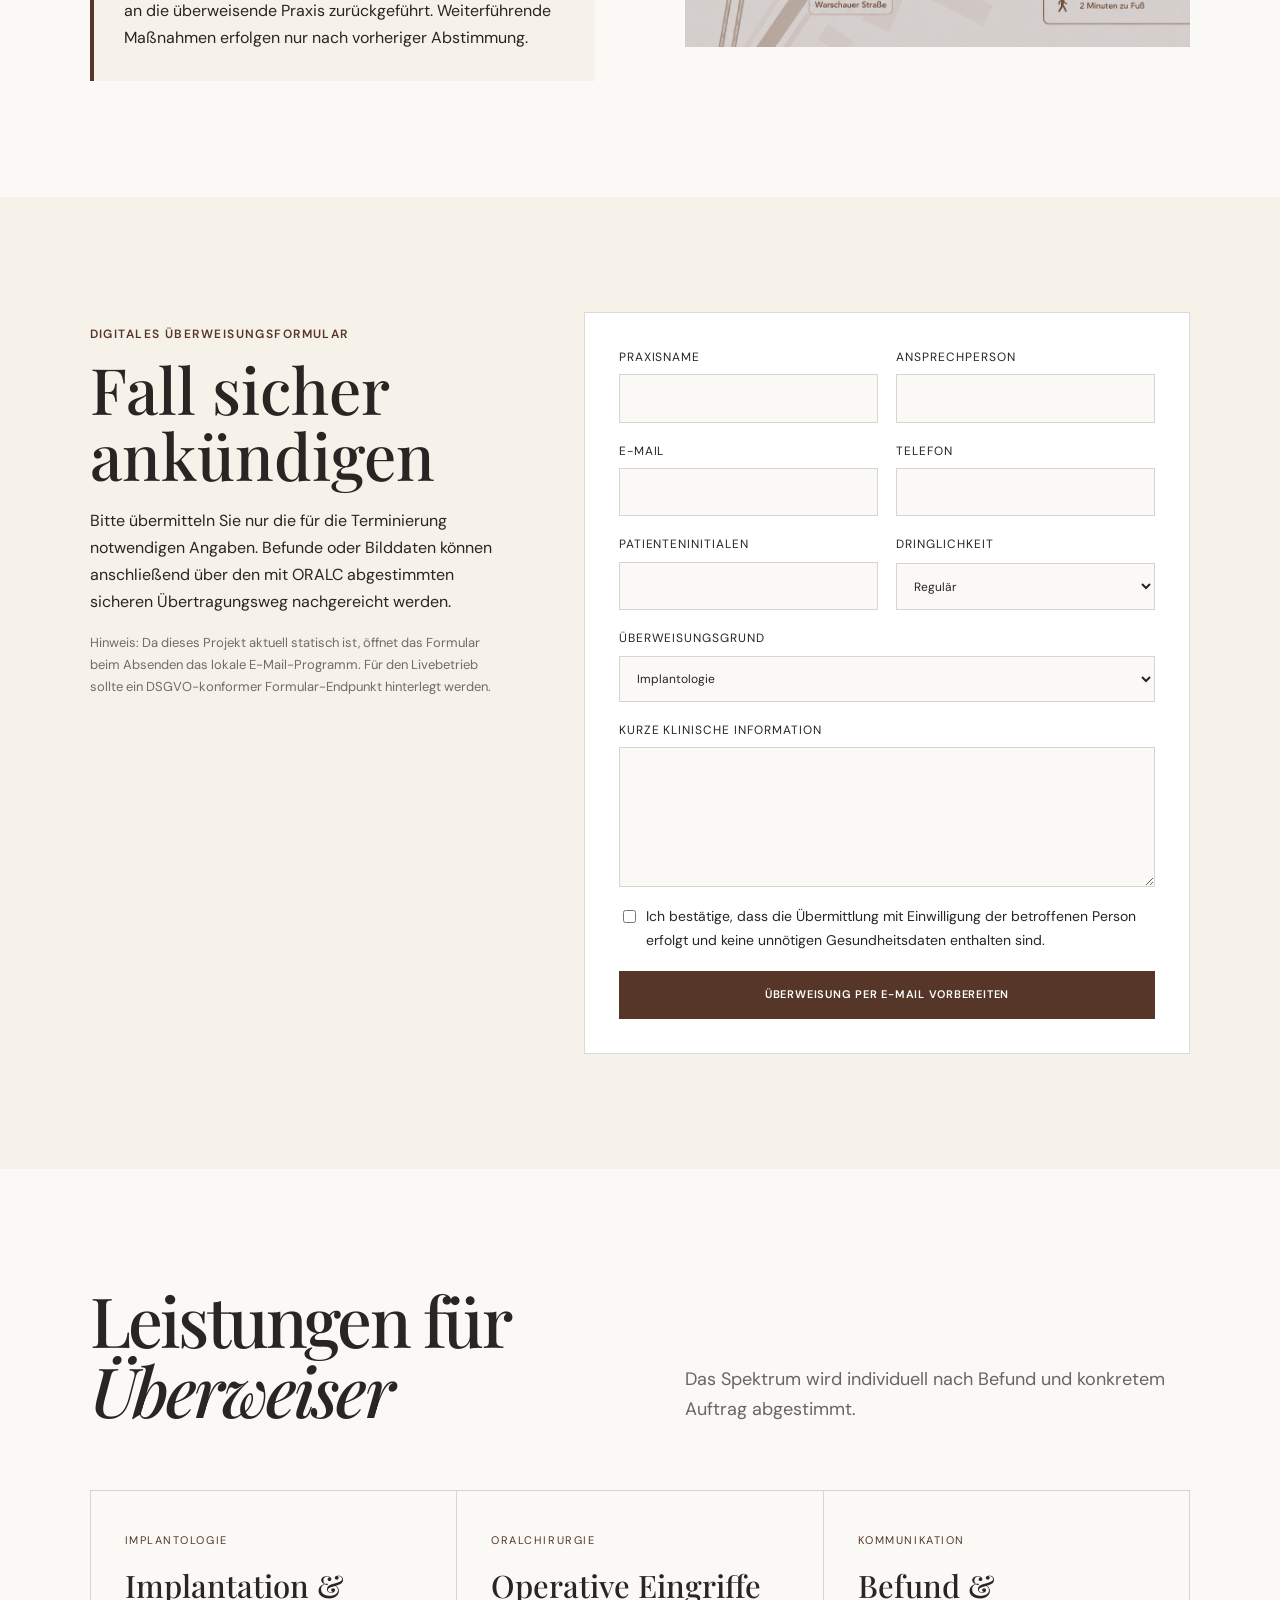
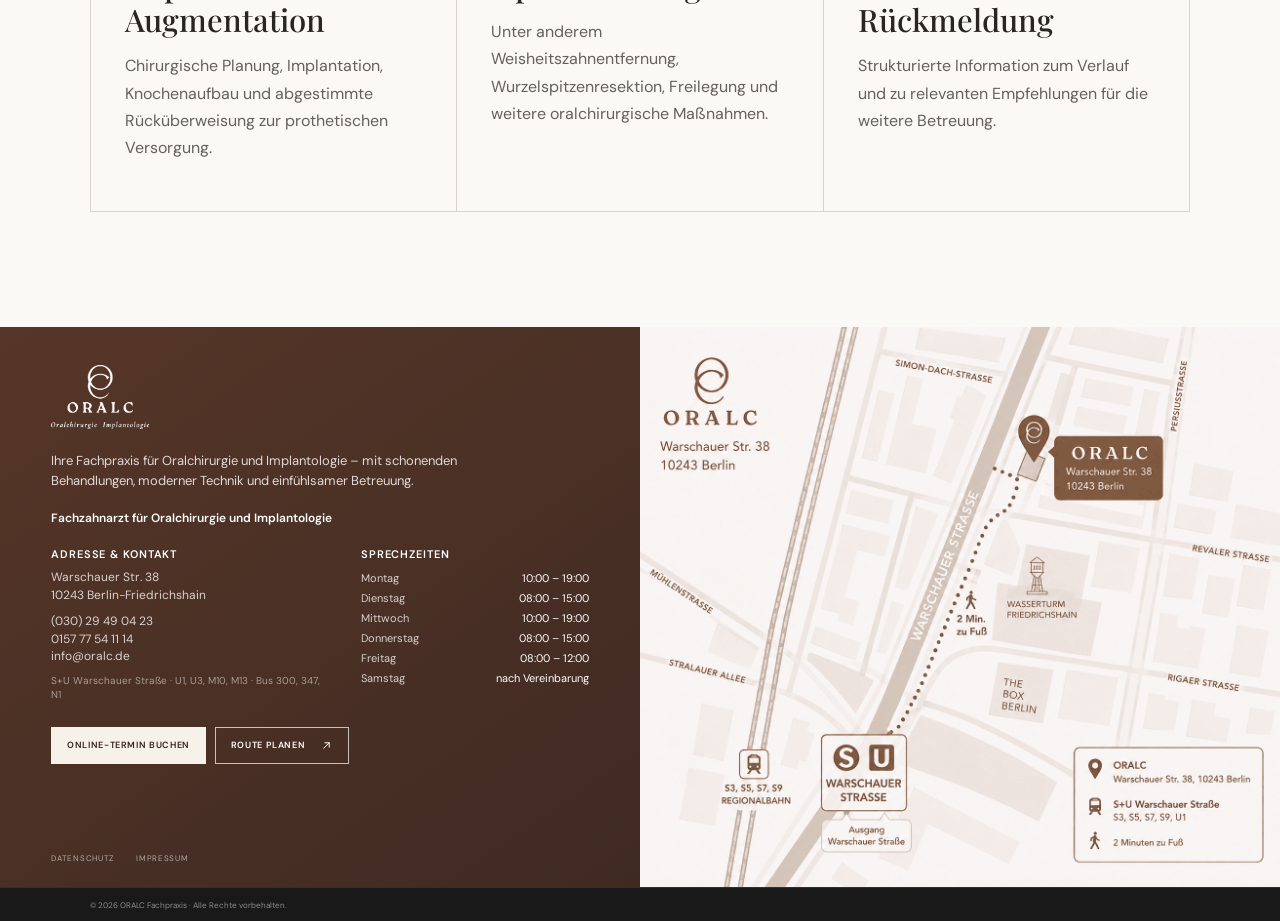
<file: fuer-ueberweiser.html>
<!doctype html><html lang="de"><head><meta charset="utf-8"><meta name="viewport" content="width=device-width,initial-scale=1"><meta name="description" content="B2B-Bereich für überweisende Zahnarztpraxen mit Überweisungsformular und Rücküberweisungsgarantie."><title>Für Überweiser | ORALC Fachpraxis</title><link rel="stylesheet" href="assets/styles.css">\n<style id="oralc-location-footer-shared">\n/* ===== Unified full ORALC location footer ===== */\n.location-footer{\n  padding:0!important;\n  display:grid!important;\n  grid-template-columns:minmax(0,1fr) minmax(0,1fr)!important;\n  gap:0!important;\n  align-items:stretch!important;\n  background:#34231d!important;\n  color:#fff!important;\n  overflow:hidden!important;\n}\n.location-footer__info{height:560px;min-height:560px;background:linear-gradient(145deg,#563628 0%,#3f2a22 100%);display:flex;align-items:stretch}\n.location-footer__content{width:min(100%,760px);height:100%;margin-left:auto;padding:38px clamp(32px,4vw,64px) 22px;display:flex;flex-direction:column;align-items:flex-start}\n.location-footer .footer-logo{display:block;width:min(205px,64%)!important;height:auto!important;max-height:64px;margin:0 0 22px!important;object-fit:contain;object-position:left center;filter:invert(1) brightness(3)}\n.location-footer__eyebrow,.location-footer h2{display:none}\n.location-footer__intro{max-width:470px;color:rgba(255,255,255,.82);font-size:13px;line-height:1.55;margin:0 0 17px}\n.location-footer__doctor{margin:0 0 20px;color:rgba(255,255,255,.84);font-size:12px;line-height:1.5}\n.location-footer__doctor strong{color:#fff;font-weight:600}\n.location-footer__details{width:100%;display:grid;grid-template-columns:minmax(0,1fr) minmax(220px,.84fr);gap:clamp(26px,3vw,46px);padding-top:0;border-top:0}\n.location-footer__block h3{margin:0 0 8px;color:#fff;font-family:var(--sans,Arial,sans-serif);font-size:11px;line-height:1.35;font-weight:600;text-transform:uppercase;letter-spacing:.08em}\n.location-footer__block p,.location-footer__block address{margin:0 0 8px;color:rgba(255,255,255,.78);font-size:12px;line-height:1.48;font-style:normal}\n.location-footer__block a{color:inherit;text-decoration:none}.location-footer__block a:hover{color:#d7b89d}\n.location-footer__transit{max-width:330px;font-size:10px!important;line-height:1.4!important;color:rgba(255,255,255,.52)!important}\n.location-footer__hours{margin:0}.location-footer__hours div{display:grid;grid-template-columns:1fr auto;gap:18px;padding:2px 0;border-bottom:0;color:rgba(255,255,255,.78);font-size:11px;line-height:1.45}\n.location-footer__hours dt,.location-footer__hours dd{margin:0}.location-footer__hours dd{white-space:nowrap;color:#fff}\n.location-footer__actions{display:flex;flex-wrap:wrap;gap:9px;margin-top:17px}\n.location-footer__button{min-height:37px;padding:0 15px;display:inline-flex;align-items:center;justify-content:center;gap:8px;border:1px solid rgba(255,255,255,.7);text-transform:uppercase;letter-spacing:.07em;font-size:9px;font-weight:600;transition:.25s;color:#fff;text-decoration:none}\n.location-footer__button--light{background:#f6f1e9;color:#34231d;border-color:#f6f1e9}.location-footer__button--outline{background:transparent;color:#fff}\n.location-footer__button:hover{transform:translateY(-2px);background:#d7b89d;color:#34231d;border-color:#d7b89d}\n.location-footer__legal{margin-top:auto;padding-top:14px;display:flex;gap:22px;text-transform:uppercase;letter-spacing:.09em;font-size:8px;color:rgba(255,255,255,.58)}\n.location-footer__legal a{color:inherit;text-decoration:none}.location-footer__legal a:hover{color:#fff}\n.location-footer__map{height:560px;min-height:560px;background:#f7f3ec;position:relative;overflow:hidden}\n.location-footer__map-link{width:100%;height:100%;display:block;cursor:pointer}.location-footer__map-link:focus-visible{outline:4px solid #d7b89d;outline-offset:-4px}\n.location-footer__map-image{width:100%!important;height:100%!important;display:block;object-fit:cover;object-position:center}\n.location-footer__bottom{grid-column:1/-1;min-height:34px;padding:7px 7vw;display:flex;justify-content:flex-start;align-items:center;background:#191919;border-top:1px solid rgba(255,255,255,.10);color:rgba(255,255,255,.50)}\n.location-footer__bottom p{margin:0;font-size:8px;line-height:1.25}\n.location-footer__button-icon{width:13px;height:13px;margin-left:7px;flex:0 0 auto;fill:none;stroke:currentColor;stroke-width:1.8;stroke-linecap:round;stroke-linejoin:round}\n@media(max-width:1100px){.location-footer{grid-template-columns:1fr!important}.location-footer__info{height:auto;min-height:0}.location-footer__content{width:100%;max-width:none;height:auto;margin:0;padding:44px 7vw 28px}.location-footer__map{height:min(58vw,540px);min-height:380px}.location-footer__legal{margin-top:28px}}\n@media(max-width:700px){\n  .location-footer{grid-template-columns:1fr!important;grid-template-rows:auto auto auto!important}\n  .location-footer__map{order:1;height:330px;min-height:330px}.location-footer__map-image{object-fit:cover;object-position:center}\n  .location-footer__info{order:2;height:auto;min-height:0;overflow:visible}.location-footer__content{width:100%;height:auto;min-height:0;margin:0;padding:38px 6vw 25px}\n  .location-footer .footer-logo{width:min(185px,62%)!important;max-height:58px;margin-bottom:18px!important}.location-footer__intro{font-size:12.5px;line-height:1.55}.location-footer__doctor{margin-bottom:20px;font-size:12px;line-height:1.5}\n  .location-footer__details{grid-template-columns:1fr;gap:22px}.location-footer__block h3{margin-bottom:8px;font-size:11px}.location-footer__block p,.location-footer__block address{margin-bottom:8px;font-size:12px;line-height:1.48}.location-footer__transit{font-size:10px!important;line-height:1.4!important}\n  .location-footer__hours div{gap:18px;padding:2px 0;font-size:11px;line-height:1.45}.location-footer__actions{width:100%;flex-direction:column;gap:9px;margin-top:20px}.location-footer__button{width:100%;min-height:40px;padding:0 15px;font-size:9px;letter-spacing:.07em}\n  .location-footer__legal{margin-top:26px;padding-top:14px;gap:22px;font-size:8px}.location-footer__bottom{order:3;grid-column:1;min-height:34px;padding:8px 6vw}.location-footer__bottom p{font-size:8px;line-height:1.25}\n}\n</style>\n
</head><body><div class="page-noise" aria-hidden="true"></div><a class="skip" href="#main">Zum Inhalt springen</a>
<header class="site-header">
  <a class="brand" href="index.html" aria-label="ORALC Startseite"><img src="assets/logo.png" alt="ORALC Oralchirurgie und Implantologie"></a>
  <nav class="main-nav" id="main-nav" aria-label="Hauptnavigation">
      <a href="index.html">Start</a>
      <a href="ueber-uns.html">Über uns</a>
      <a href="unsere-leistungen.html">Leistungen</a>
      <a href="zahnimplantate.html">Zahnimplantate</a>
      <a href="angstpatienten.html">Angstpatienten</a>
      <a href="fuer-ueberweiser.html" class="active" aria-current="page">Für Überweiser</a>
      <a href="index.html#kontakt">Kontakt</a>
    </nav>
  <a class="header-book" href="https://www.doctolib.de/zahnarztpraxis/berlin/oralchirurgie-warschauer-strasse-ihre-fachzahnaerzte-fuer-oralchirurgie" target="_blank" rel="noopener">Termin buchen</a>
  <button class="menu-toggle" aria-label="Menü öffnen" aria-expanded="false" aria-controls="main-nav"><span></span><span></span><span></span></button>
</header><aside class="doctolib-float" aria-label="Online-Terminbuchung">
<button class="doctolib-float__toggle" type="button" aria-expanded="true" aria-label="Online-Terminleiste schließen"><svg viewBox="0 0 24 24" aria-hidden="true"><path d="M15 5l-7 7 7 7"/></svg></button>
<a class="doctolib-float__link" href="https://www.doctolib.de/zahnarztpraxis/berlin/oralchirurgie-warschauer-strasse-ihre-fachzahnaerzte-fuer-oralchirurgie" target="_blank" rel="noopener"><span class="doctolib-float__label">Termin online buchen</span><strong class="doctolib-float__brand">Doctolib</strong></a>
</aside><main id="main">
<section class="page-hero lp-hero"><div class="lp-hero-grid"><div class="reveal"><p class="eyebrow">ORALC · Für überweisende Praxen</p><h1>Chirurgische Expertise.<br><em>Klare Rücküberweisung.</em></h1><p>ORALC unterstützt Zahnärztinnen und Zahnärzte bei oralchirurgischen und implantologischen Fragestellungen – kollegial, strukturiert und mit verlässlicher Kommunikation.</p><div class="lp-actions"><a class="button button-dark" href="#ueberweisung">Überweisung senden</a><a class="button button-outline" href="tel:+493029490423">Direktkontakt</a></div></div><aside class="lp-hero-card reveal"><strong>Unsere Zusammenarbeit</strong><ul><li>Rasche Terminpriorisierung nach Dringlichkeit</li><li>Nachvollziehbare Befund- und Therapierückmeldung</li><li>Rücküberweisung nach Abschluss der chirurgischen Behandlung</li><li>Keine Übernahme der allgemeinen Weiterbehandlung</li></ul></aside></div></section>
<div class="hero-strip"><span>Kollegiale Abstimmung</span><span>Klare Befundberichte</span><span>Rücküberweisungsgarantie</span><span>Direkte Erreichbarkeit</span></div>
<section class="section"><div class="container lp-split"><div class="reveal"><p class="brand-note">B2B-Partnerschaft</p><h2>ORALC ergänzt Ihre Praxis</h2><p>Wir übernehmen klar definierte chirurgische Leistungen und stimmen das Vorgehen transparent mit der überweisenden Praxis ab. Die prothetische oder allgemeinzahnärztliche Weiterbehandlung verbleibt bei Ihnen.</p><div class="guarantee"><strong>Rücküberweisungsgarantie</strong>Nach Abschluss der beauftragten chirurgischen Behandlung wird die Patientin oder der Patient konsequent an die überweisende Praxis zurückgeführt. Weiterführende Maßnahmen erfolgen nur nach vorheriger Abstimmung.</div></div><div class="lp-media lp-media--referral reveal" role="img" aria-label="Standort der ORALC Fachpraxis"></div></div></section>
<section class="section" style="background:var(--cream)" id="ueberweisung"><div class="container form-wrap"><div class="reveal"><p class="brand-note">Digitales Überweisungsformular</p><h2 style="font-family:var(--serif);font-size:clamp(44px,5vw,74px);line-height:1.02;font-weight:500;margin:0 0 20px">Fall sicher ankündigen</h2><p>Bitte übermitteln Sie nur die für die Terminierung notwendigen Angaben. Befunde oder Bilddaten können anschließend über den mit ORALC abgestimmten sicheren Übertragungsweg nachgereicht werden.</p><p class="form-note">Hinweis: Da dieses Projekt aktuell statisch ist, öffnet das Formular beim Absenden das lokale E-Mail-Programm. Für den Livebetrieb sollte ein DSGVO-konformer Formular-Endpunkt hinterlegt werden.</p></div><form class="referral-form reveal" action="mailto:info@oralc.de" method="post" enctype="text/plain"><label>Praxisname<input name="Praxis" required autocomplete="organization"></label><label>Ansprechperson<input name="Ansprechperson" required autocomplete="name"></label><label>E-Mail<input type="email" name="E-Mail" required autocomplete="email"></label><label>Telefon<input type="tel" name="Telefon" required autocomplete="tel"></label><label>Patienteninitialen<input name="Patienteninitialen" required></label><label>Dringlichkeit<select name="Dringlichkeit"><option>Regulär</option><option>Zeitnah</option><option>Akut</option></select></label><label class="full">Überweisungsgrund<select name="Überweisungsgrund"><option>Implantologie</option><option>Weisheitszahnentfernung</option><option>Wurzelspitzenresektion</option><option>Knochenaufbau</option><option>Freilegung / Verlagerung</option><option>Sonstige oralchirurgische Fragestellung</option></select></label><label class="full">Kurze klinische Information<textarea name="Information" required></textarea></label><label class="full checkline"><input type="checkbox" required><span>Ich bestätige, dass die Übermittlung mit Einwilligung der betroffenen Person erfolgt und keine unnötigen Gesundheitsdaten enthalten sind.</span></label><button class="button button-dark full" type="submit">Überweisung per E-Mail vorbereiten</button></form></div></section>
<section class="section"><div class="container"><div class="section-head reveal"><h2>Leistungen für <em>Überweiser</em></h2><p>Das Spektrum wird individuell nach Befund und konkretem Auftrag abgestimmt.</p></div><div class="lp-grid"><article class="lp-card"><span class="lp-num">Implantologie</span><h3>Implantation &amp; Augmentation</h3><p>Chirurgische Planung, Implantation, Knochenaufbau und abgestimmte Rücküberweisung zur prothetischen Versorgung.</p></article><article class="lp-card"><span class="lp-num">Oralchirurgie</span><h3>Operative Eingriffe</h3><p>Unter anderem Weisheitszahnentfernung, Wurzelspitzenresektion, Freilegung und weitere oralchirurgische Maßnahmen.</p></article><article class="lp-card"><span class="lp-num">Kommunikation</span><h3>Befund &amp; Rückmeldung</h3><p>Strukturierte Information zum Verlauf und zu relevanten Empfehlungen für die weitere Betreuung.</p></article></div></div></section></main><footer class="site-footer location-footer" id="kontakt" aria-label="Kontakt, Anfahrt und Fußzeile">
  <section class="location-footer__info">
    <div class="location-footer__content reveal">
      <img class="footer-logo" src="assets/logo.png" alt="ORALC – Oralchirurgie und Implantologie">
      <p class="location-footer__intro">Ihre Fachpraxis für Oralchirurgie und Implantologie – mit schonenden Behandlungen, moderner Technik und einfühlsamer Betreuung.</p>
      <p class="location-footer__doctor"><strong>Fachzahnarzt für Oralchirurgie und Implantologie</strong></p>
      <div class="location-footer__details">
        <div class="location-footer__block">
          <h3>Adresse &amp; Kontakt</h3>
          <address>Warschauer Str. 38<br>10243 Berlin-Friedrichshain</address>
          <p><a href="tel:+493029490423">(030) 29 49 04 23</a><br><a href="tel:+4915777541114">0157 77 54 11 14</a><br><a href="mailto:info@oralc.de">info@oralc.de</a></p>
          <p class="location-footer__transit">S+U Warschauer Straße · U1, U3, M10, M13 · Bus 300, 347, N1</p>
        </div>
        <div class="location-footer__block">
          <h3>Sprechzeiten</h3>
          <dl class="location-footer__hours">
            <div><dt>Montag</dt><dd>10:00 – 19:00</dd></div>
            <div><dt>Dienstag</dt><dd>08:00 – 15:00</dd></div>
            <div><dt>Mittwoch</dt><dd>10:00 – 19:00</dd></div>
            <div><dt>Donnerstag</dt><dd>08:00 – 15:00</dd></div>
            <div><dt>Freitag</dt><dd>08:00 – 12:00</dd></div>
            <div><dt>Samstag</dt><dd>nach Vereinbarung</dd></div>
          </dl>
        </div>
      </div>
      <div class="location-footer__actions">
        <a class="location-footer__button location-footer__button--light" href="https://www.doctolib.de/zahnarztpraxis/berlin/oralchirurgie-warschauer-strasse-ihre-fachzahnaerzte-fuer-oralchirurgie" target="_blank" rel="noopener">Online-Termin buchen</a>
        <a class="location-footer__button location-footer__button--outline" href="https://maps.google.com/?q=Warschauer+Str.+38,+10243+Berlin" target="_blank" rel="noopener">Route planen
          <svg class="location-footer__button-icon" aria-hidden="true" viewBox="0 0 24 24"><path d="M7 17 17 7"></path><path d="M9 7h8v8"></path></svg>
        </a>
      </div>
      <nav class="location-footer__legal" aria-label="Rechtliche Links"><a href="datenschutz.html">Datenschutz</a><a href="impressum.html">Impressum</a></nav>
    </div>
  </section>
  <section class="location-footer__map" aria-label="Praxisstandort">
    <a class="location-footer__map-link" href="https://maps.google.com/?q=Warschauer+Str.+38,+10243+Berlin" target="_blank" rel="noopener" aria-label="ORALC Standort in Google Maps öffnen">
      <img class="location-footer__map-image" src="assets/oralc-location-map.png" alt="ORALC Praxisstandort – in Google Maps öffnen" onerror="this.style.display='none'">
    </a>
  </section>
  <div class="location-footer__bottom"><p>© 2026 ORALC Fachpraxis · Alle Rechte vorbehalten.</p></div>
</footer><script src="assets/site.js"></script></body></html>
</file>
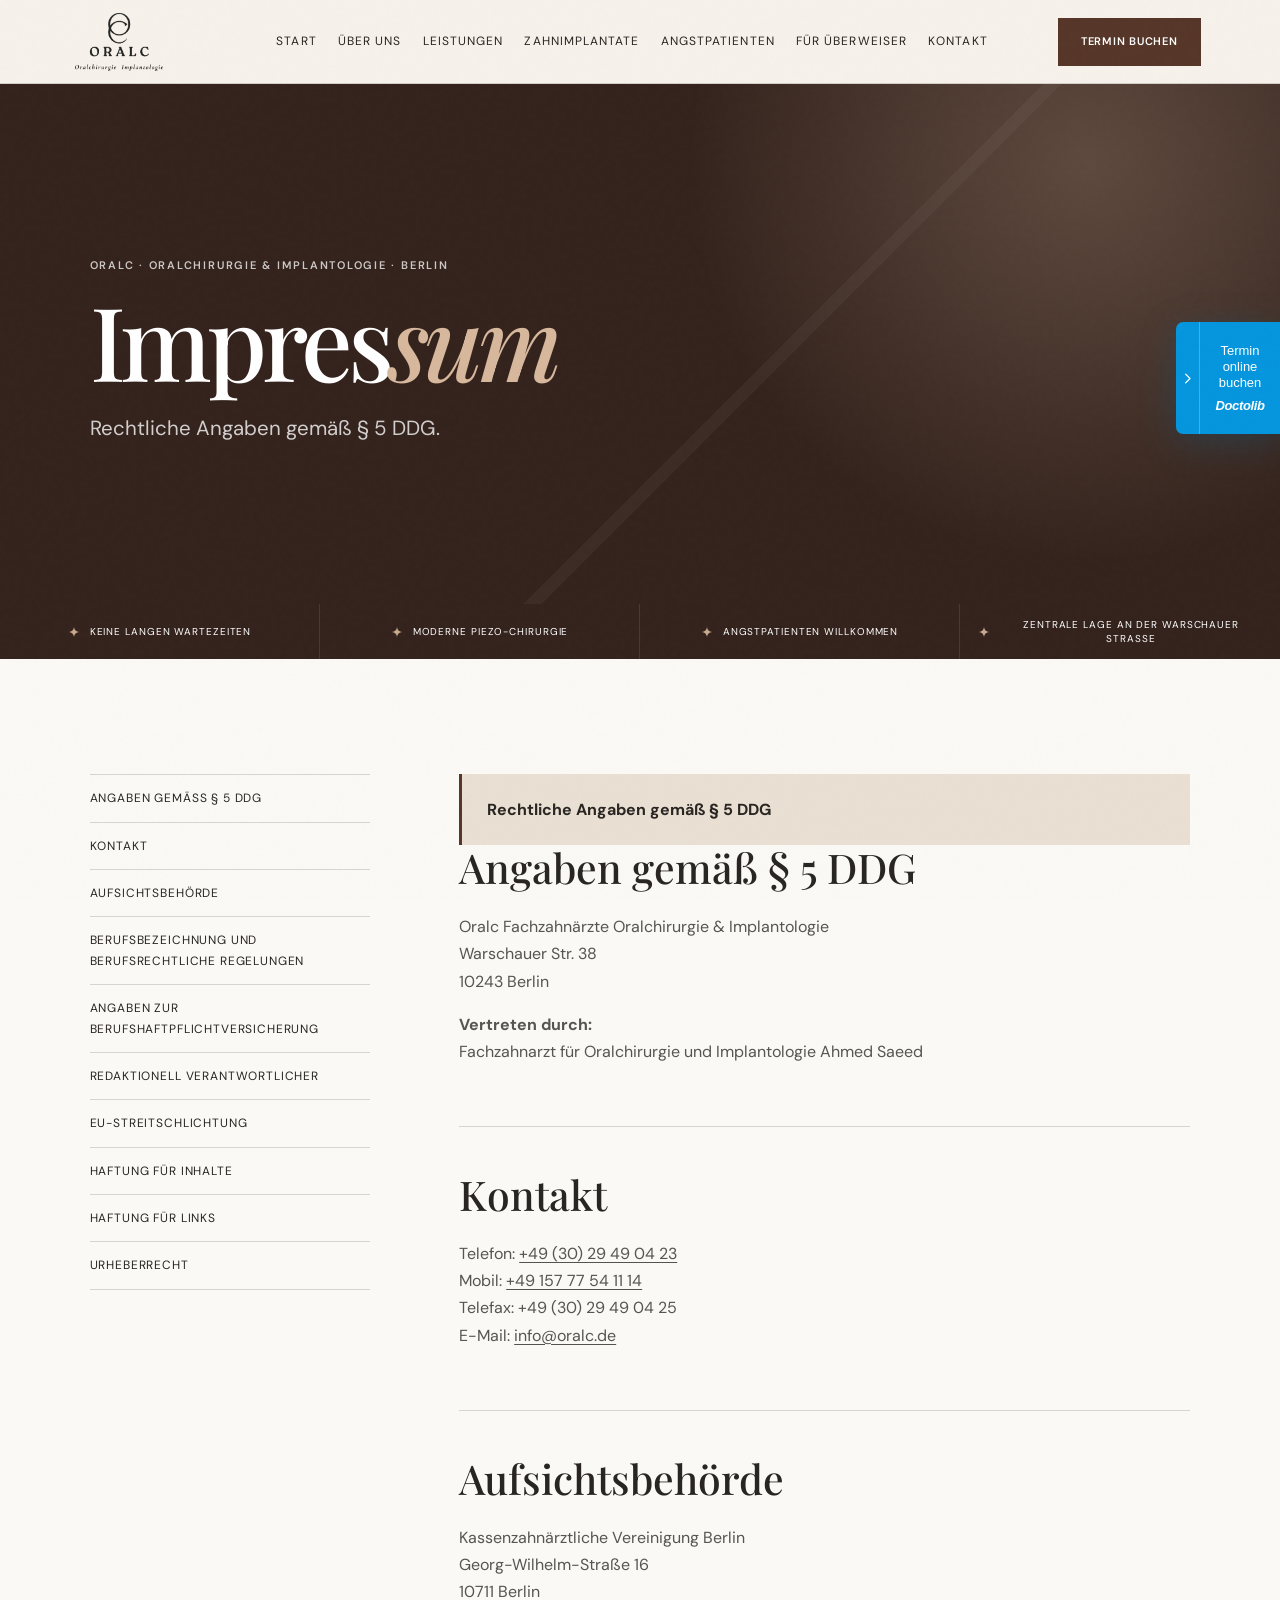
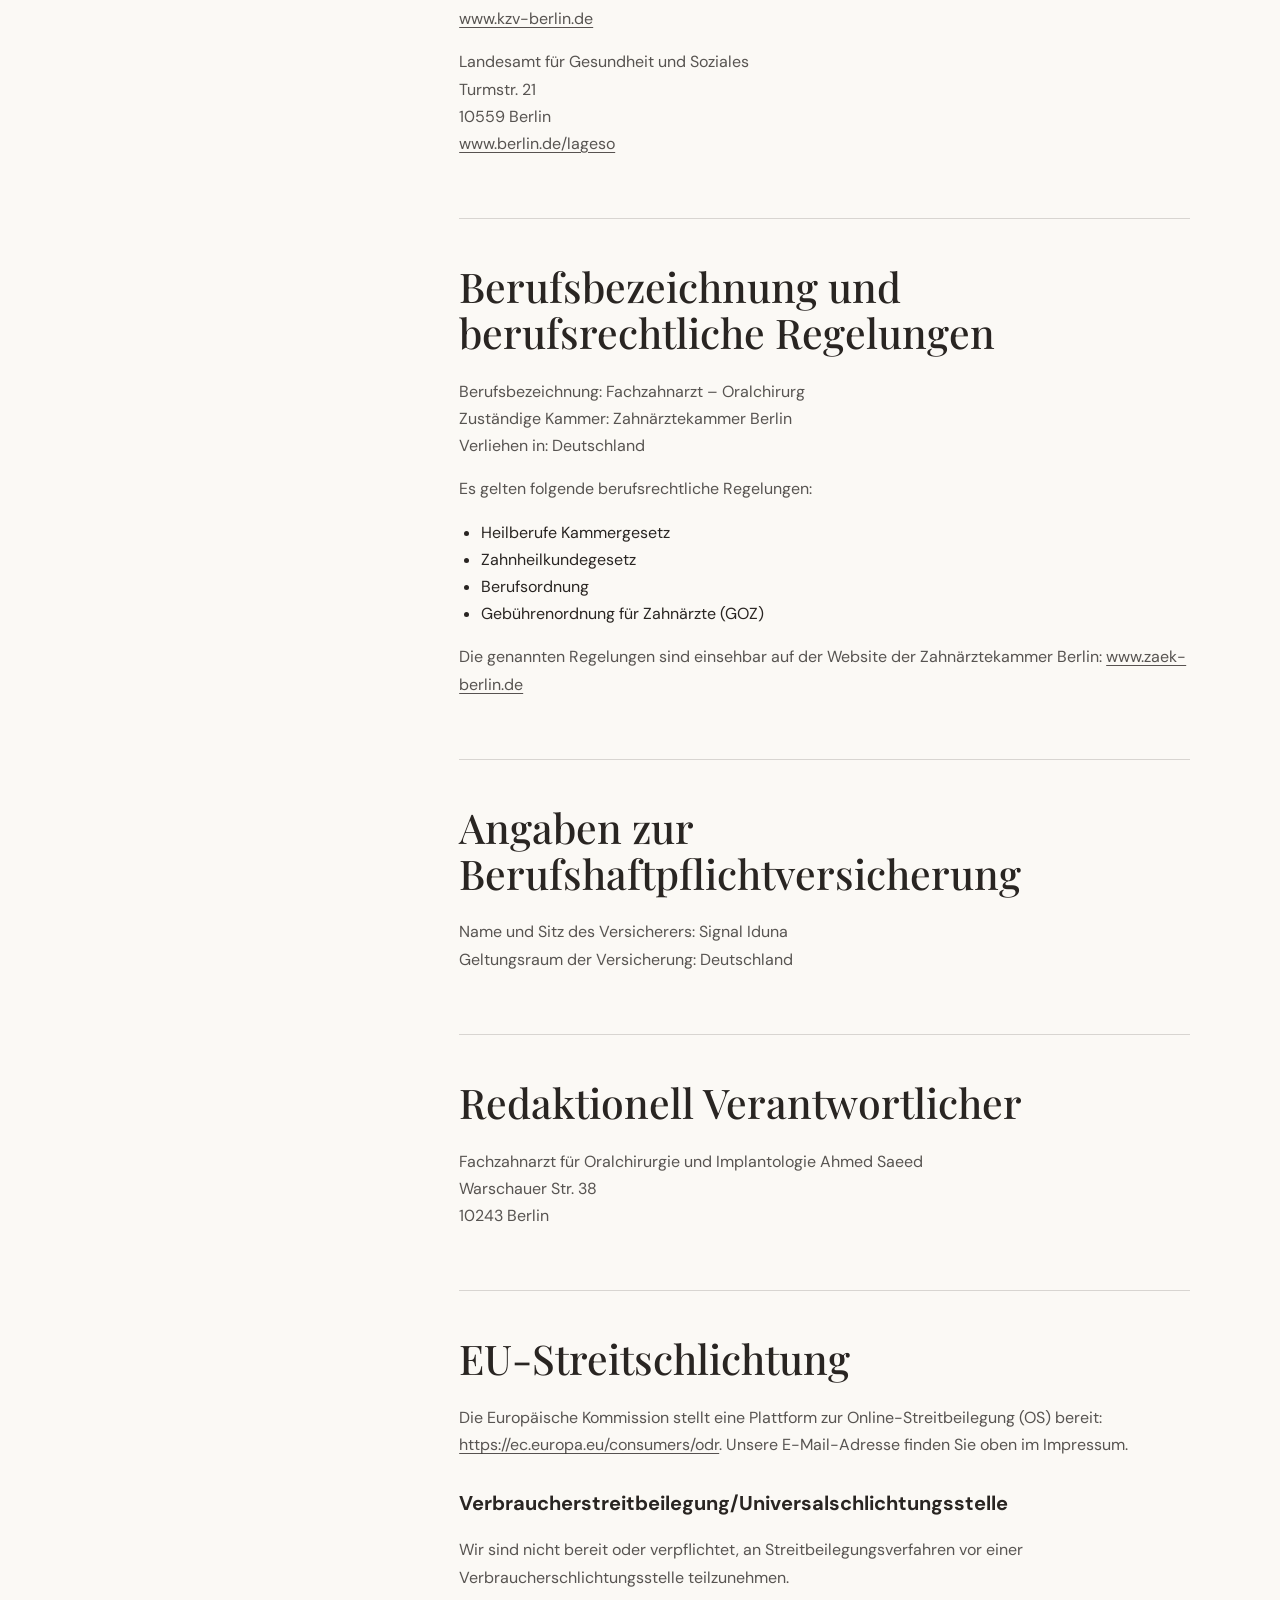
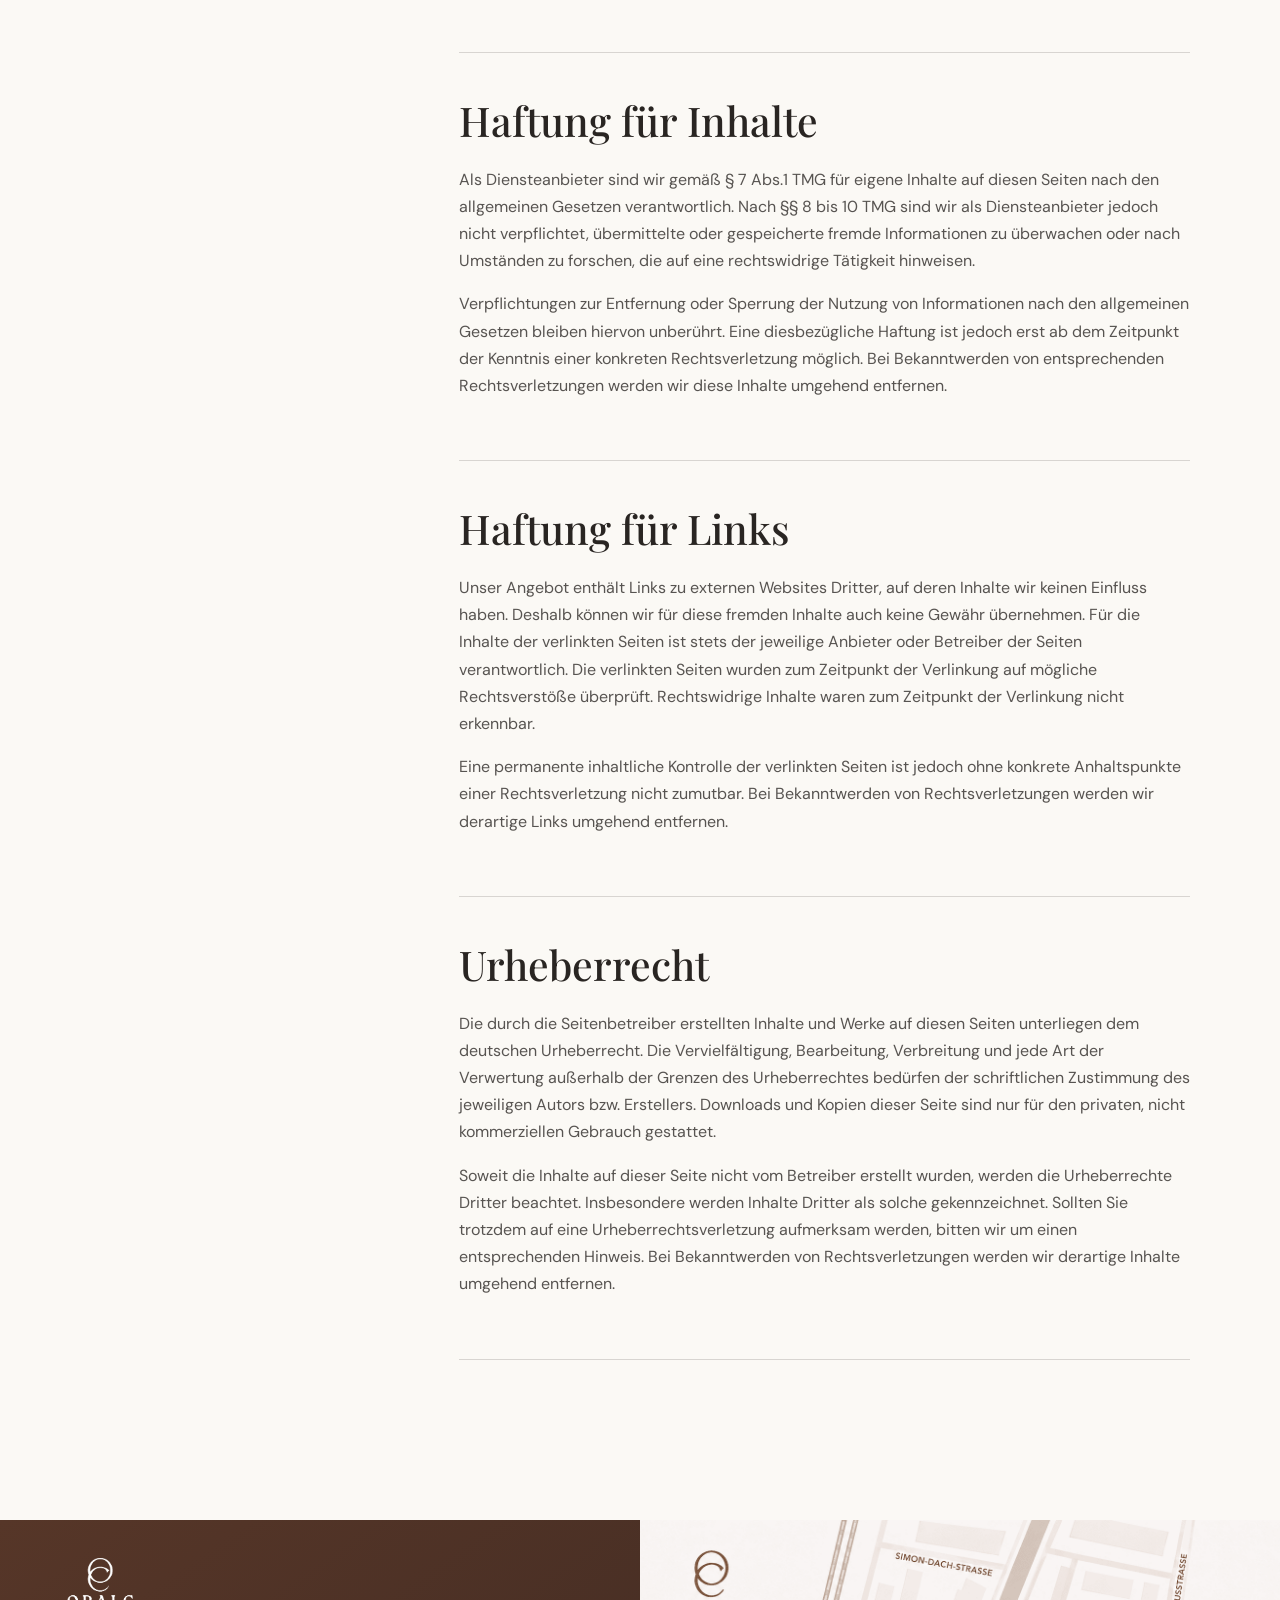
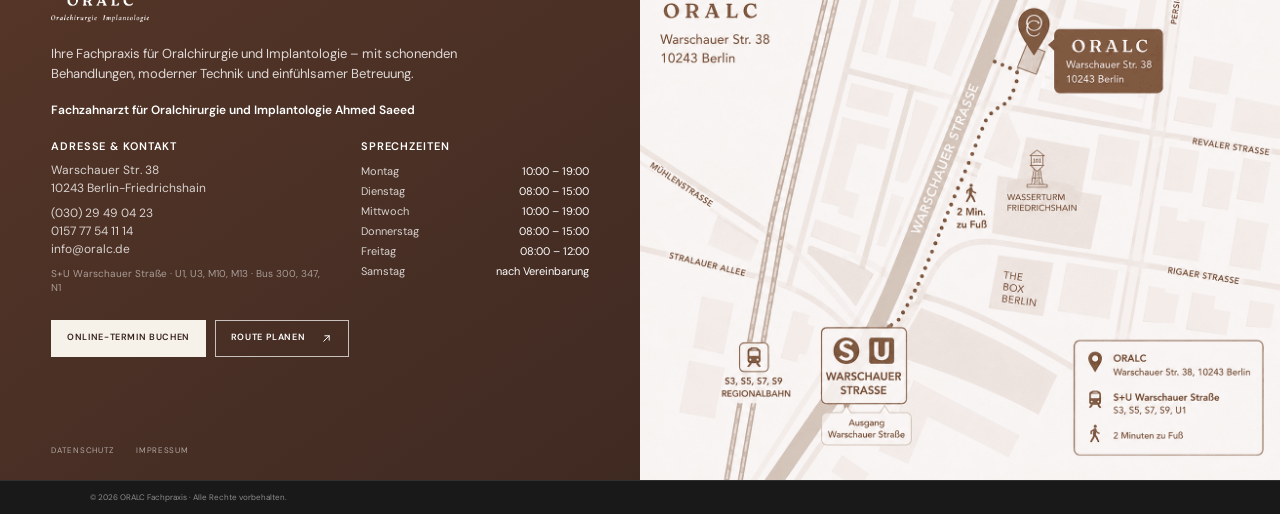
<file: impressum.html>
<!doctype html><html lang="de"><head><meta charset="utf-8"><meta name="viewport" content="width=device-width,initial-scale=1"><meta name="description" content="Rechtliche Angaben der ORALC Fachpraxis gemäß § 5 DDG."><title>Impressum | ORALC Berlin</title><link rel="stylesheet" href="assets/styles.css"></head><body><a class="skip" href="#main">Zum Inhalt springen</a><header class="site-header"><a class="brand" href="index.html" aria-label="ORALC Startseite"><img src="assets/logo.png" alt="ORALC Oralchirurgie und Implantologie"></a><nav class="main-nav" id="main-nav" aria-label="Hauptnavigation">
      <a href="index.html">Start</a>
      <a href="ueber-uns.html">Über uns</a>
      <a href="unsere-leistungen.html">Leistungen</a>
      <a href="zahnimplantate.html">Zahnimplantate</a>
      <a href="angstpatienten.html">Angstpatienten</a>
      <a href="fuer-ueberweiser.html">Für Überweiser</a>
      <a href="index.html#kontakt">Kontakt</a>
    </nav><a class="header-book" href="https://www.doctolib.de/zahnarztpraxis/berlin/oralchirurgie-warschauer-strasse-ihre-fachzahnaerzte-fuer-oralchirurgie" target="_blank" rel="noopener">Termin buchen</a><button class="menu-toggle" aria-label="Menü öffnen" aria-expanded="false" aria-controls="main-nav"><span></span><span></span><span></span></button></header><main id="main"><section class="page-hero"><div class="page-hero-inner reveal"><p class="eyebrow">ORALC · ORALCHIRURGIE &amp; IMPLANTOLOGIE · BERLIN</p><h1>Impres<em>sum</em></h1><p>Rechtliche Angaben gemäß § 5 DDG.</p></div></section><div class="hero-strip" aria-label="Praxisvorteile"><span>Keine langen Wartezeiten</span><span>Moderne PIEZO-Chirurgie</span><span>Angstpatienten willkommen</span><span>Zentrale Lage an der Warschauer Straße</span></div><section class="section"><div class="container legal-wrap"><aside class="legal-toc" aria-label="Inhaltsübersicht"><a href="#angaben">Angaben gemäß § 5 DDG</a><a href="#kontakt-rechtlich">Kontakt</a><a href="#aufsicht">Aufsichtsbehörde</a><a href="#beruf">Berufsbezeichnung und berufsrechtliche Regelungen</a><a href="#versicherung">Angaben zur Berufshaftpflichtversicherung</a><a href="#redaktion">Redaktionell Verantwortlicher</a><a href="#streit">EU-Streitschlichtung</a><a href="#haftung-inhalte">Haftung für Inhalte</a><a href="#haftung-links">Haftung für Links</a><a href="#urheberrecht">Urheberrecht</a></aside><article class="legal-content reveal"><div class="legal-note"><strong>Rechtliche Angaben gemäß § 5 DDG</strong></div><section id="angaben"><h2>Angaben gemäß § 5 DDG</h2><p>Oralc Fachzahnärzte Oralchirurgie &amp; Implantologie<br>Warschauer Str. 38<br>10243 Berlin</p><p><strong>Vertreten durch:</strong><br>Fachzahnarzt für Oralchirurgie und Implantologie Ahmed Saeed</p></section><section id="kontakt-rechtlich"><h2>Kontakt</h2><p>Telefon: <a href="tel:+493029490423">+49 (30) 29 49 04 23</a><br>Mobil: <a href="tel:+4915777541114">+49 157 77 54 11 14</a><br>Telefax: +49 (30) 29 49 04 25<br>E-Mail: <a href="mailto:info@oralc.de">info@oralc.de</a></p></section><section id="aufsicht"><h2>Aufsichtsbehörde</h2><p>Kassenzahnärztliche Vereinigung Berlin<br>Georg-Wilhelm-Straße 16<br>10711 Berlin<br><a href="https://www.kzv-berlin.de" target="_blank" rel="noopener">www.kzv-berlin.de</a></p><p>Landesamt für Gesundheit und Soziales<br>Turmstr. 21<br>10559 Berlin<br><a href="https://www.berlin.de/lageso/" target="_blank" rel="noopener">www.berlin.de/lageso</a></p></section><section id="beruf"><h2>Berufsbezeichnung und berufsrechtliche Regelungen</h2><p>Berufsbezeichnung: Fachzahnarzt – Oralchirurg<br>Zuständige Kammer: Zahnärztekammer Berlin<br>Verliehen in: Deutschland</p><p>Es gelten folgende berufsrechtliche Regelungen:</p><ul><li>Heilberufe Kammergesetz</li><li>Zahnheilkundegesetz</li><li>Berufsordnung</li><li>Gebührenordnung für Zahnärzte (GOZ)</li></ul><p>Die genannten Regelungen sind einsehbar auf der Website der Zahnärztekammer Berlin: <a href="https://www.zaek-berlin.de" target="_blank" rel="noopener">www.zaek-berlin.de</a></p></section><section id="versicherung"><h2>Angaben zur Berufshaftpflichtversicherung</h2><p>Name und Sitz des Versicherers: Signal Iduna<br>Geltungsraum der Versicherung: Deutschland</p></section><section id="redaktion"><h2>Redaktionell Verantwortlicher</h2><p>Fachzahnarzt für Oralchirurgie und Implantologie Ahmed Saeed<br>Warschauer Str. 38<br>10243 Berlin</p></section><section id="streit"><h2>EU-Streitschlichtung</h2><p>Die Europäische Kommission stellt eine Plattform zur Online-Streitbeilegung (OS) bereit: <a href="https://ec.europa.eu/consumers/odr" target="_blank" rel="noopener">https://ec.europa.eu/consumers/odr</a>. Unsere E-Mail-Adresse finden Sie oben im Impressum.</p><h3>Verbraucherstreitbeilegung/Universalschlichtungsstelle</h3><p>Wir sind nicht bereit oder verpflichtet, an Streitbeilegungsverfahren vor einer Verbraucherschlichtungsstelle teilzunehmen.</p></section><section id="haftung-inhalte"><h2>Haftung für Inhalte</h2><p>Als Diensteanbieter sind wir gemäß § 7 Abs.1 TMG für eigene Inhalte auf diesen Seiten nach den allgemeinen Gesetzen verantwortlich. Nach §§ 8 bis 10 TMG sind wir als Diensteanbieter jedoch nicht verpflichtet, übermittelte oder gespeicherte fremde Informationen zu überwachen oder nach Umständen zu forschen, die auf eine rechtswidrige Tätigkeit hinweisen.</p><p>Verpflichtungen zur Entfernung oder Sperrung der Nutzung von Informationen nach den allgemeinen Gesetzen bleiben hiervon unberührt. Eine diesbezügliche Haftung ist jedoch erst ab dem Zeitpunkt der Kenntnis einer konkreten Rechtsverletzung möglich. Bei Bekanntwerden von entsprechenden Rechtsverletzungen werden wir diese Inhalte umgehend entfernen.</p></section><section id="haftung-links"><h2>Haftung für Links</h2><p>Unser Angebot enthält Links zu externen Websites Dritter, auf deren Inhalte wir keinen Einfluss haben. Deshalb können wir für diese fremden Inhalte auch keine Gewähr übernehmen. Für die Inhalte der verlinkten Seiten ist stets der jeweilige Anbieter oder Betreiber der Seiten verantwortlich. Die verlinkten Seiten wurden zum Zeitpunkt der Verlinkung auf mögliche Rechtsverstöße überprüft. Rechtswidrige Inhalte waren zum Zeitpunkt der Verlinkung nicht erkennbar.</p><p>Eine permanente inhaltliche Kontrolle der verlinkten Seiten ist jedoch ohne konkrete Anhaltspunkte einer Rechtsverletzung nicht zumutbar. Bei Bekanntwerden von Rechtsverletzungen werden wir derartige Links umgehend entfernen.</p></section><section id="urheberrecht"><h2>Urheberrecht</h2><p>Die durch die Seitenbetreiber erstellten Inhalte und Werke auf diesen Seiten unterliegen dem deutschen Urheberrecht. Die Vervielfältigung, Bearbeitung, Verbreitung und jede Art der Verwertung außerhalb der Grenzen des Urheberrechtes bedürfen der schriftlichen Zustimmung des jeweiligen Autors bzw. Erstellers. Downloads und Kopien dieser Seite sind nur für den privaten, nicht kommerziellen Gebrauch gestattet.</p><p>Soweit die Inhalte auf dieser Seite nicht vom Betreiber erstellt wurden, werden die Urheberrechte Dritter beachtet. Insbesondere werden Inhalte Dritter als solche gekennzeichnet. Sollten Sie trotzdem auf eine Urheberrechtsverletzung aufmerksam werden, bitten wir um einen entsprechenden Hinweis. Bei Bekanntwerden von Rechtsverletzungen werden wir derartige Inhalte umgehend entfernen.</p></section></article></div></section></main><footer class="site-footer location-footer" id="kontakt" aria-label="Kontakt, Anfahrt und Fußzeile">
    <section class="location-footer__info">
      <div class="location-footer__content reveal">
        <img class="footer-logo" src="[data-uri]" alt="ORALC – Oralchirurgie und Implantologie" />
        <p class="location-footer__intro">Ihre Fachpraxis für Oralchirurgie und Implantologie – mit schonenden Behandlungen, moderner Technik und einfühlsamer Betreuung.</p>
        <p class="location-footer__doctor"><strong>Fachzahnarzt für Oralchirurgie und Implantologie Ahmed Saeed</strong></p>

        <div class="location-footer__details">
          <div class="location-footer__block">
            <h3>Adresse &amp; Kontakt</h3>
            <address>
              Warschauer Str. 38<br />
              10243 Berlin-Friedrichshain
            </address>
            <p>
              <a href="tel:+493029490423">(030) 29 49 04 23</a><br />
              <a href="tel:+4915777541114">0157 77 54 11 14</a><br />
              <a href="mailto:info@oralc.de">info@oralc.de</a>
            </p>
            <p class="location-footer__transit">S+U Warschauer Straße · U1, U3, M10, M13 · Bus 300, 347, N1</p>
          </div>

          <div class="location-footer__block">
            <h3>Sprechzeiten</h3>
            <dl class="location-footer__hours">
              <div><dt>Montag</dt><dd>10:00 – 19:00</dd></div>
              <div><dt>Dienstag</dt><dd>08:00 – 15:00</dd></div>
              <div><dt>Mittwoch</dt><dd>10:00 – 19:00</dd></div>
              <div><dt>Donnerstag</dt><dd>08:00 – 15:00</dd></div>
              <div><dt>Freitag</dt><dd>08:00 – 12:00</dd></div>
              <div><dt>Samstag</dt><dd>nach Vereinbarung</dd></div>
            </dl>
          </div>
        </div>

        <div class="location-footer__actions">
          <a class="location-footer__button location-footer__button--light" href="https://www.doctolib.de/zahnarztpraxis/berlin/oralchirurgie-warschauer-strasse-ihre-fachzahnaerzte-fuer-oralchirurgie" target="_blank" rel="noopener">Online-Termin buchen</a>
          <a class="location-footer__button location-footer__button--outline" href="https://maps.google.com/?q=Warschauer+Str.+38,+10243+Berlin" target="_blank" rel="noopener">Route planen
            <svg class="location-footer__button-icon" aria-hidden="true" viewBox="0 0 24 24">
              <path d="M7 17 17 7"></path>
              <path d="M9 7h8v8"></path>
            </svg></a>
        </div>

        <nav class="location-footer__legal" aria-label="Rechtliche Links">
          <a href="datenschutz.html">Datenschutz</a>
          <a href="impressum.html">Impressum</a>
        </nav>
      </div>
    </section>

    <section class="location-footer__map" aria-label="Praxisstandort">
      <!-- Lege die Bilddatei assets/oralc-location-map.png in denselben Ordner wie diese HTML-Datei. -->
      <a class="location-footer__map-link" href="https://maps.google.com/?q=Warschauer+Str.+38,+10243+Berlin" target="_blank" rel="noopener" aria-label="ORALC Standort in Google Maps öffnen">
        <img class="location-footer__map-image" src="assets/oralc-location-map.png" alt="ORALC Praxisstandort – in Google Maps öffnen" onerror="this.style.display='none'" />
      </a>
    </section>

    <div class="location-footer__bottom">
      <p>© 2026 ORALC Fachpraxis · Alle Rechte vorbehalten.</p>
    </div>
  </footer><aside class="doctolib-float" id="doctolib-float" aria-label="Online-Terminbuchung">
  <button class="doctolib-float__toggle" type="button" aria-controls="doctolib-booking-link" aria-expanded="true" aria-label="Online-Terminleiste schließen">
    <svg aria-hidden="true" viewBox="0 0 24 24" focusable="false">
      <path d="M9 5l7 7-7 7" />
    </svg>
  </button>
  <a class="doctolib-float__link" id="doctolib-booking-link" href="https://www.doctolib.de/zahnarztpraxis/berlin/oralchirurgie-warschauer-strasse-ihre-fachzahnaerzte-fuer-oralchirurgie" target="_blank" rel="noopener" aria-label="Termin online über Doctolib buchen">
    <span class="doctolib-float__label">Termin online buchen</span>
    <strong class="doctolib-float__brand">Doctolib</strong>
  </a>
</aside><div class="page-noise"></div><script src="assets/site.js"></script>
</body></html>
</file>
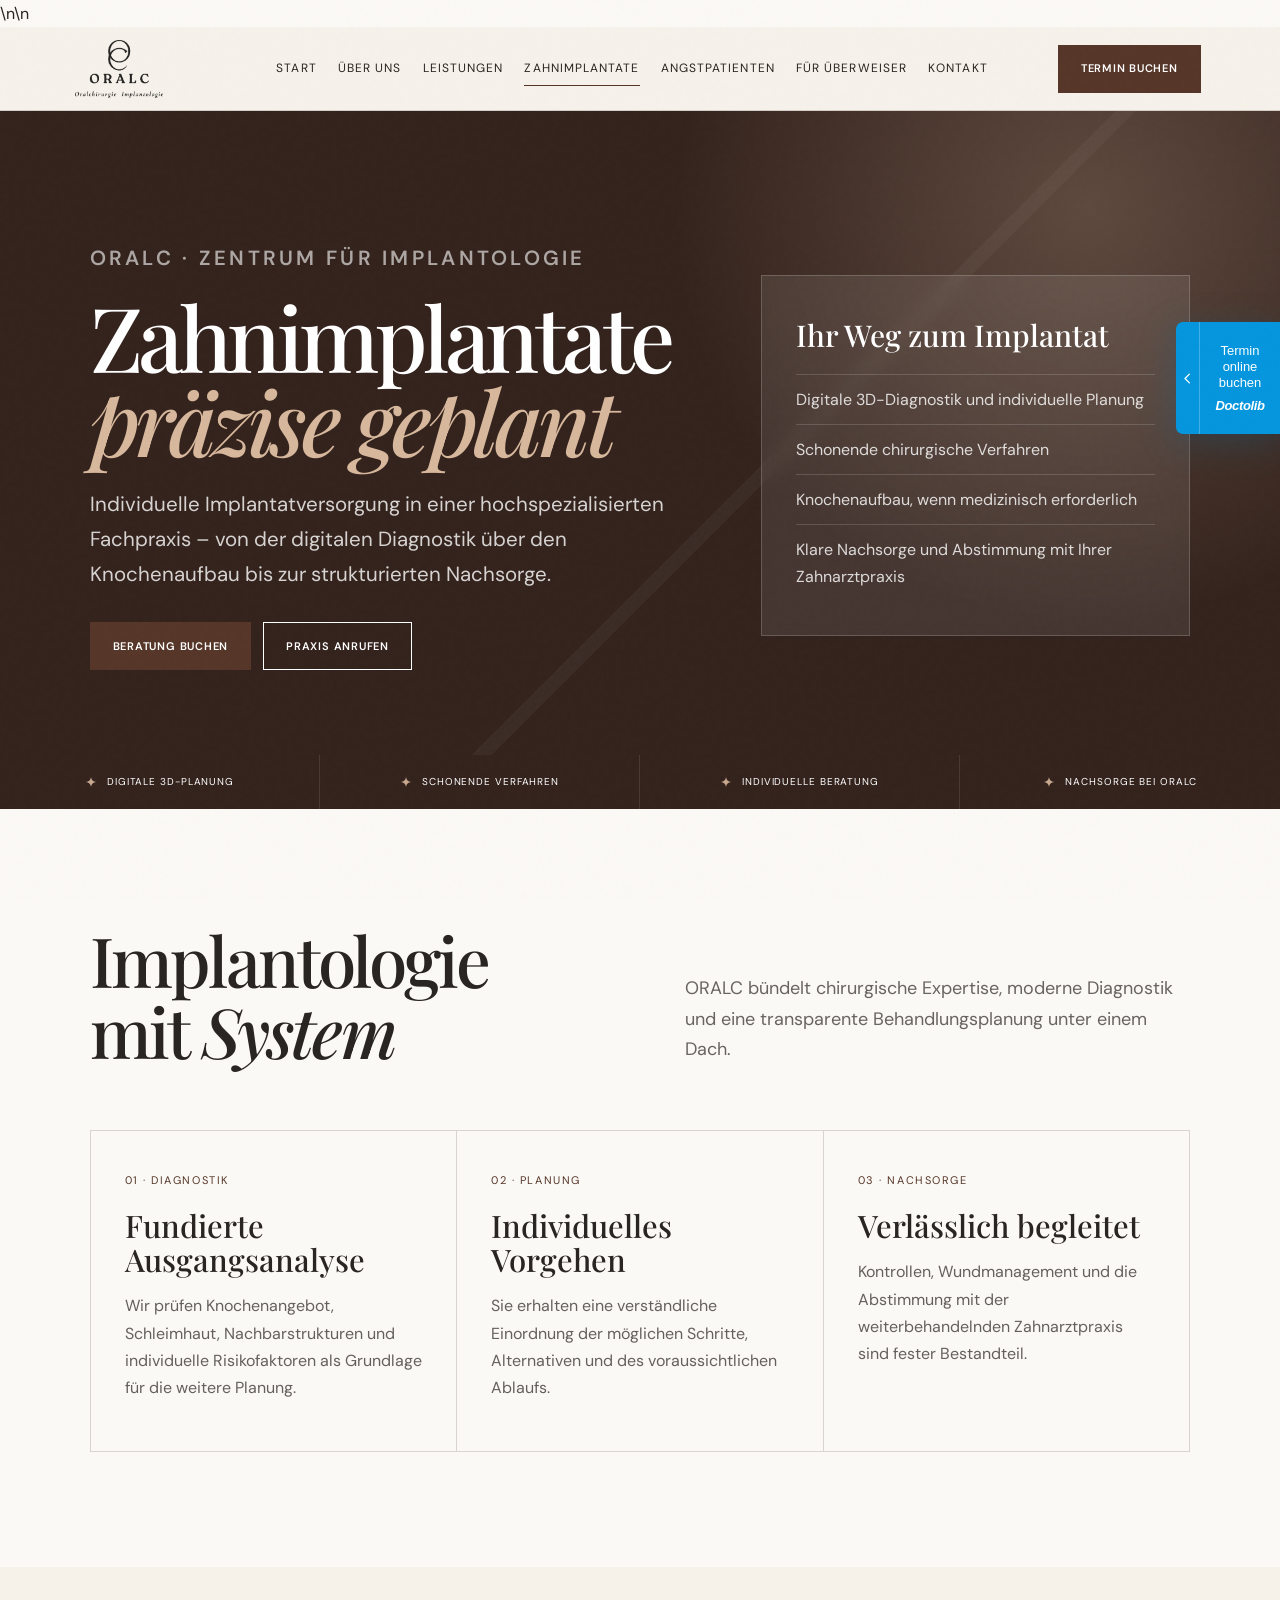
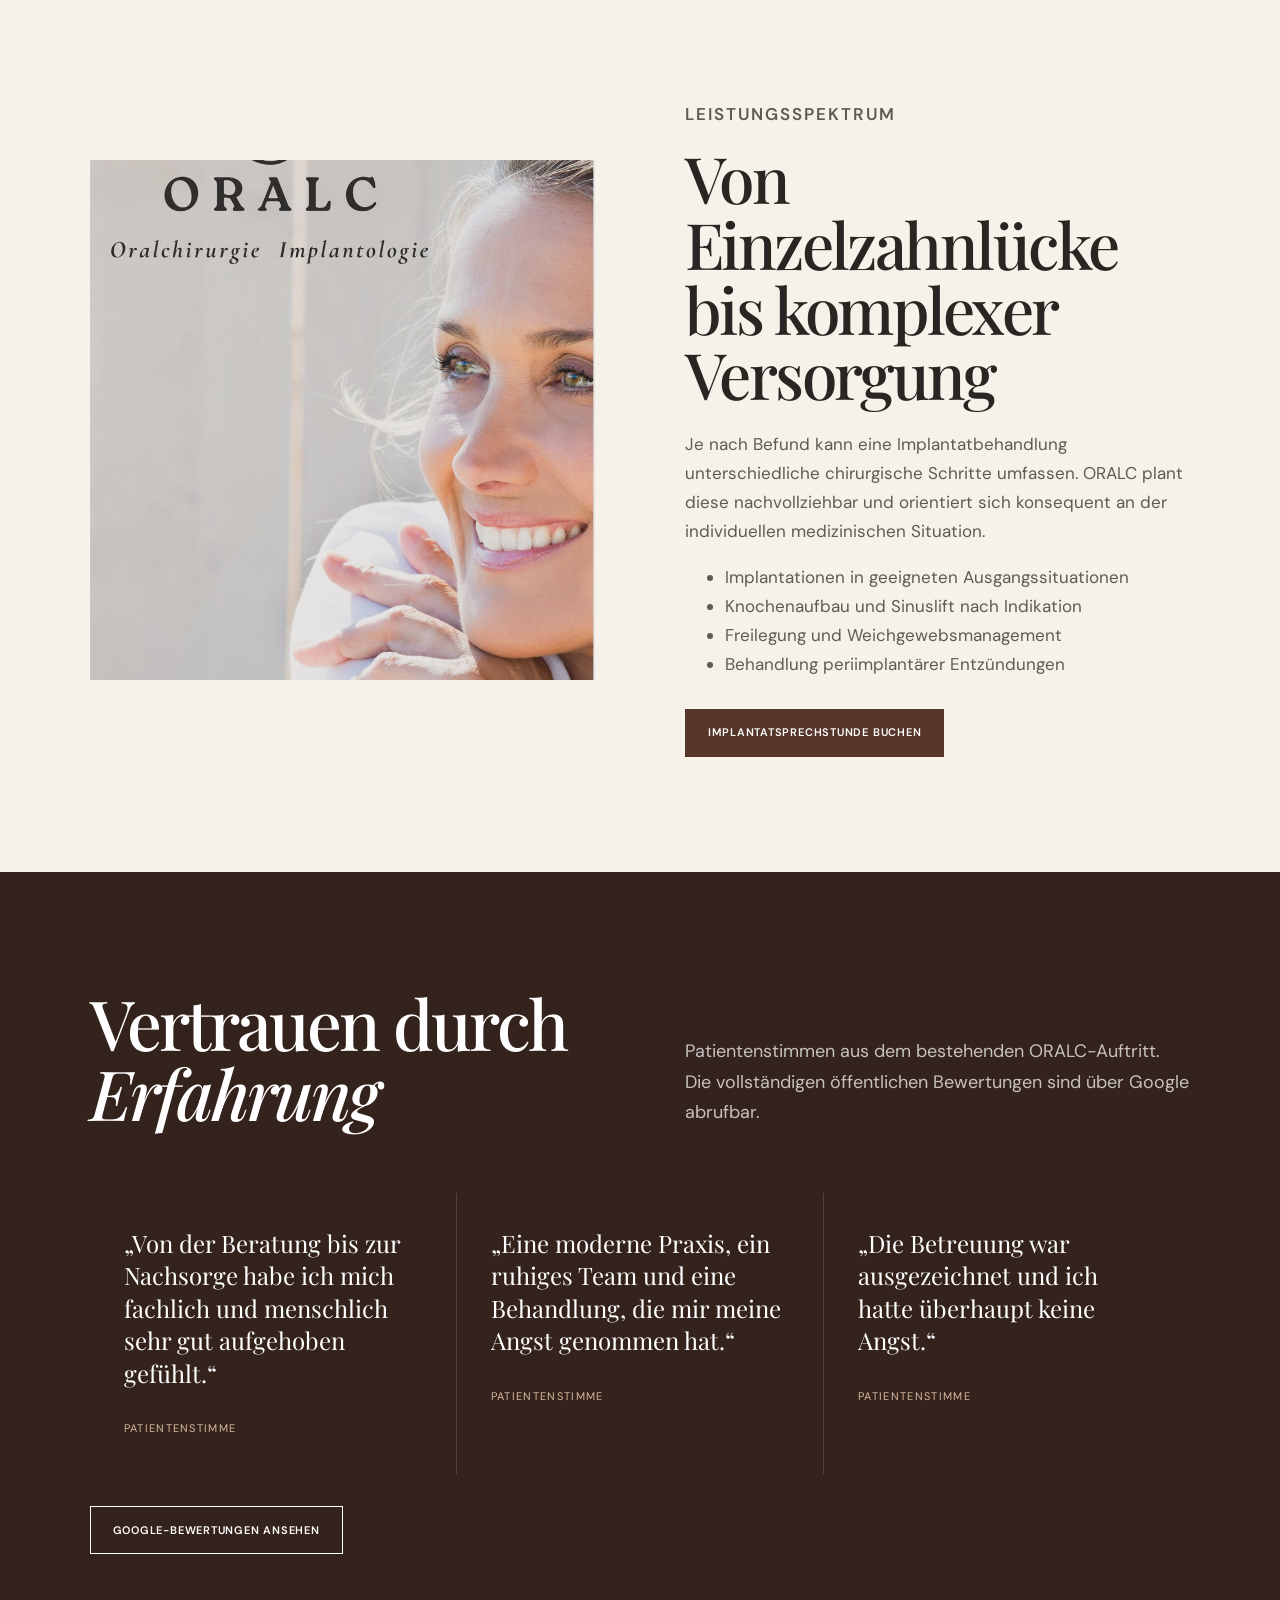
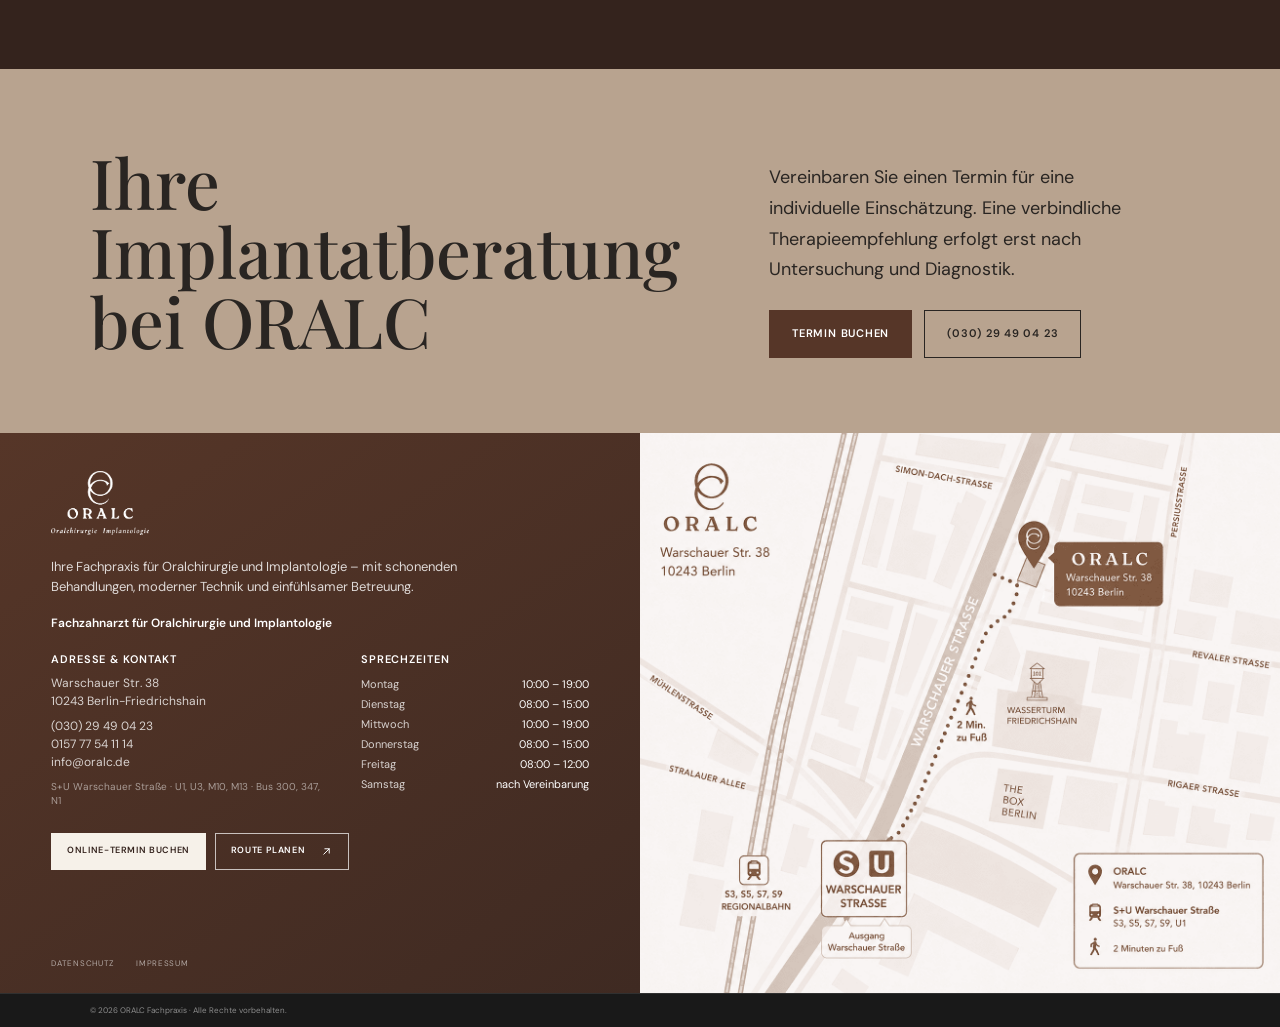
<file: zahnimplantate.html>
<!doctype html><html lang="de"><head><meta charset="utf-8"><meta name="viewport" content="width=device-width,initial-scale=1"><meta name="description" content="Zahnimplantate mit digitaler Planung, schonenden Verfahren und strukturierter Nachsorge bei ORALC in Berlin."><title>Zahnimplantate Berlin | ORALC Fachpraxis</title><link rel="stylesheet" href="assets/styles.css">\n<style id="oralc-location-footer-shared">\n/* ===== Unified full ORALC location footer ===== */\n.location-footer{\n  padding:0!important;\n  display:grid!important;\n  grid-template-columns:minmax(0,1fr) minmax(0,1fr)!important;\n  gap:0!important;\n  align-items:stretch!important;\n  background:#34231d!important;\n  color:#fff!important;\n  overflow:hidden!important;\n}\n.location-footer__info{height:560px;min-height:560px;background:linear-gradient(145deg,#563628 0%,#3f2a22 100%);display:flex;align-items:stretch}\n.location-footer__content{width:min(100%,760px);height:100%;margin-left:auto;padding:38px clamp(32px,4vw,64px) 22px;display:flex;flex-direction:column;align-items:flex-start}\n.location-footer .footer-logo{display:block;width:min(205px,64%)!important;height:auto!important;max-height:64px;margin:0 0 22px!important;object-fit:contain;object-position:left center;filter:invert(1) brightness(3)}\n.location-footer__eyebrow,.location-footer h2{display:none}\n.location-footer__intro{max-width:470px;color:rgba(255,255,255,.82);font-size:13px;line-height:1.55;margin:0 0 17px}\n.location-footer__doctor{margin:0 0 20px;color:rgba(255,255,255,.84);font-size:12px;line-height:1.5}\n.location-footer__doctor strong{color:#fff;font-weight:600}\n.location-footer__details{width:100%;display:grid;grid-template-columns:minmax(0,1fr) minmax(220px,.84fr);gap:clamp(26px,3vw,46px);padding-top:0;border-top:0}\n.location-footer__block h3{margin:0 0 8px;color:#fff;font-family:var(--sans,Arial,sans-serif);font-size:11px;line-height:1.35;font-weight:600;text-transform:uppercase;letter-spacing:.08em}\n.location-footer__block p,.location-footer__block address{margin:0 0 8px;color:rgba(255,255,255,.78);font-size:12px;line-height:1.48;font-style:normal}\n.location-footer__block a{color:inherit;text-decoration:none}.location-footer__block a:hover{color:#d7b89d}\n.location-footer__transit{max-width:330px;font-size:10px!important;line-height:1.4!important;color:rgba(255,255,255,.52)!important}\n.location-footer__hours{margin:0}.location-footer__hours div{display:grid;grid-template-columns:1fr auto;gap:18px;padding:2px 0;border-bottom:0;color:rgba(255,255,255,.78);font-size:11px;line-height:1.45}\n.location-footer__hours dt,.location-footer__hours dd{margin:0}.location-footer__hours dd{white-space:nowrap;color:#fff}\n.location-footer__actions{display:flex;flex-wrap:wrap;gap:9px;margin-top:17px}\n.location-footer__button{min-height:37px;padding:0 15px;display:inline-flex;align-items:center;justify-content:center;gap:8px;border:1px solid rgba(255,255,255,.7);text-transform:uppercase;letter-spacing:.07em;font-size:9px;font-weight:600;transition:.25s;color:#fff;text-decoration:none}\n.location-footer__button--light{background:#f6f1e9;color:#34231d;border-color:#f6f1e9}.location-footer__button--outline{background:transparent;color:#fff}\n.location-footer__button:hover{transform:translateY(-2px);background:#d7b89d;color:#34231d;border-color:#d7b89d}\n.location-footer__legal{margin-top:auto;padding-top:14px;display:flex;gap:22px;text-transform:uppercase;letter-spacing:.09em;font-size:8px;color:rgba(255,255,255,.58)}\n.location-footer__legal a{color:inherit;text-decoration:none}.location-footer__legal a:hover{color:#fff}\n.location-footer__map{height:560px;min-height:560px;background:#f7f3ec;position:relative;overflow:hidden}\n.location-footer__map-link{width:100%;height:100%;display:block;cursor:pointer}.location-footer__map-link:focus-visible{outline:4px solid #d7b89d;outline-offset:-4px}\n.location-footer__map-image{width:100%!important;height:100%!important;display:block;object-fit:cover;object-position:center}\n.location-footer__bottom{grid-column:1/-1;min-height:34px;padding:7px 7vw;display:flex;justify-content:flex-start;align-items:center;background:#191919;border-top:1px solid rgba(255,255,255,.10);color:rgba(255,255,255,.50)}\n.location-footer__bottom p{margin:0;font-size:8px;line-height:1.25}\n.location-footer__button-icon{width:13px;height:13px;margin-left:7px;flex:0 0 auto;fill:none;stroke:currentColor;stroke-width:1.8;stroke-linecap:round;stroke-linejoin:round}\n@media(max-width:1100px){.location-footer{grid-template-columns:1fr!important}.location-footer__info{height:auto;min-height:0}.location-footer__content{width:100%;max-width:none;height:auto;margin:0;padding:44px 7vw 28px}.location-footer__map{height:min(58vw,540px);min-height:380px}.location-footer__legal{margin-top:28px}}\n@media(max-width:700px){\n  .location-footer{grid-template-columns:1fr!important;grid-template-rows:auto auto auto!important}\n  .location-footer__map{order:1;height:330px;min-height:330px}.location-footer__map-image{object-fit:cover;object-position:center}\n  .location-footer__info{order:2;height:auto;min-height:0;overflow:visible}.location-footer__content{width:100%;height:auto;min-height:0;margin:0;padding:38px 6vw 25px}\n  .location-footer .footer-logo{width:min(185px,62%)!important;max-height:58px;margin-bottom:18px!important}.location-footer__intro{font-size:12.5px;line-height:1.55}.location-footer__doctor{margin-bottom:20px;font-size:12px;line-height:1.5}\n  .location-footer__details{grid-template-columns:1fr;gap:22px}.location-footer__block h3{margin-bottom:8px;font-size:11px}.location-footer__block p,.location-footer__block address{margin-bottom:8px;font-size:12px;line-height:1.48}.location-footer__transit{font-size:10px!important;line-height:1.4!important}\n  .location-footer__hours div{gap:18px;padding:2px 0;font-size:11px;line-height:1.45}.location-footer__actions{width:100%;flex-direction:column;gap:9px;margin-top:20px}.location-footer__button{width:100%;min-height:40px;padding:0 15px;font-size:9px;letter-spacing:.07em}\n  .location-footer__legal{margin-top:26px;padding-top:14px;gap:22px;font-size:8px}.location-footer__bottom{order:3;grid-column:1;min-height:34px;padding:8px 6vw}.location-footer__bottom p{font-size:8px;line-height:1.25}\n}\n</style>\n
</head><body><div class="page-noise" aria-hidden="true"></div><a class="skip" href="#main">Zum Inhalt springen</a>
<header class="site-header">
  <a class="brand" href="index.html" aria-label="ORALC Startseite"><img src="assets/logo.png" alt="ORALC Oralchirurgie und Implantologie"></a>
  <nav class="main-nav" id="main-nav" aria-label="Hauptnavigation">
      <a href="index.html">Start</a>
      <a href="ueber-uns.html">Über uns</a>
      <a href="unsere-leistungen.html">Leistungen</a>
      <a href="zahnimplantate.html" class="active" aria-current="page">Zahnimplantate</a>
      <a href="angstpatienten.html">Angstpatienten</a>
      <a href="fuer-ueberweiser.html">Für Überweiser</a>
      <a href="index.html#kontakt">Kontakt</a>
    </nav>
  <a class="header-book" href="https://www.doctolib.de/zahnarztpraxis/berlin/oralchirurgie-warschauer-strasse-ihre-fachzahnaerzte-fuer-oralchirurgie" target="_blank" rel="noopener">Termin buchen</a>
  <button class="menu-toggle" aria-label="Menü öffnen" aria-expanded="false" aria-controls="main-nav"><span></span><span></span><span></span></button>
</header><aside class="doctolib-float" aria-label="Online-Terminbuchung">
<button class="doctolib-float__toggle" type="button" aria-expanded="true" aria-label="Online-Terminleiste schließen"><svg viewBox="0 0 24 24" aria-hidden="true"><path d="M15 5l-7 7 7 7"/></svg></button>
<a class="doctolib-float__link" href="https://www.doctolib.de/zahnarztpraxis/berlin/oralchirurgie-warschauer-strasse-ihre-fachzahnaerzte-fuer-oralchirurgie" target="_blank" rel="noopener"><span class="doctolib-float__label">Termin online buchen</span><strong class="doctolib-float__brand">Doctolib</strong></a>
</aside><main id="main">
<section class="page-hero lp-hero"><div class="lp-hero-grid"><div class="reveal"><p class="eyebrow">ORALC · Zentrum für Implantologie</p><h1>Zahnimplantate<br><em>präzise geplant</em></h1><p>Individuelle Implantatversorgung in einer hochspezialisierten Fachpraxis – von der digitalen Diagnostik über den Knochenaufbau bis zur strukturierten Nachsorge.</p><div class="lp-actions"><a class="button button-dark" href="https://www.doctolib.de/zahnarztpraxis/berlin/oralchirurgie-warschauer-strasse-ihre-fachzahnaerzte-fuer-oralchirurgie" target="_blank" rel="noopener">Beratung buchen</a><a class="button button-outline" href="tel:+493029490423">Praxis anrufen</a></div></div><aside class="lp-hero-card reveal"><strong>Ihr Weg zum Implantat</strong><ul><li>Digitale 3D-Diagnostik und individuelle Planung</li><li>Schonende chirurgische Verfahren</li><li>Knochenaufbau, wenn medizinisch erforderlich</li><li>Klare Nachsorge und Abstimmung mit Ihrer Zahnarztpraxis</li></ul></aside></div></section>
<div class="hero-strip"><span>Digitale 3D-Planung</span><span>Schonende Verfahren</span><span>Individuelle Beratung</span><span>Nachsorge bei ORALC</span></div>
<section class="section"><div class="container"><div class="section-head reveal"><h2>Implantologie mit <em>System</em></h2><p>ORALC bündelt chirurgische Expertise, moderne Diagnostik und eine transparente Behandlungsplanung unter einem Dach.</p></div><div class="lp-grid"><article class="lp-card reveal"><span class="lp-num">01 · Diagnostik</span><h3>Fundierte Ausgangsanalyse</h3><p>Wir prüfen Knochenangebot, Schleimhaut, Nachbarstrukturen und individuelle Risikofaktoren als Grundlage für die weitere Planung.</p></article><article class="lp-card reveal"><span class="lp-num">02 · Planung</span><h3>Individuelles Vorgehen</h3><p>Sie erhalten eine verständliche Einordnung der möglichen Schritte, Alternativen und des voraussichtlichen Ablaufs.</p></article><article class="lp-card reveal"><span class="lp-num">03 · Nachsorge</span><h3>Verlässlich begleitet</h3><p>Kontrollen, Wundmanagement und die Abstimmung mit der weiterbehandelnden Zahnarztpraxis sind fester Bestandteil.</p></article></div></div></section>
<section class="section" style="background:var(--cream)"><div class="container lp-split"><div class="lp-media lp-media--implant reveal" role="img" aria-label="Einfühlsame Beratung in der ORALC Fachpraxis"></div><div class="reveal"><p class="brand-note">Leistungsspektrum</p><h2>Von Einzelzahnlücke bis komplexer Versorgung</h2><p>Je nach Befund kann eine Implantatbehandlung unterschiedliche chirurgische Schritte umfassen. ORALC plant diese nachvollziehbar und orientiert sich konsequent an der individuellen medizinischen Situation.</p><ul><li>Implantationen in geeigneten Ausgangssituationen</li><li>Knochenaufbau und Sinuslift nach Indikation</li><li>Freilegung und Weichgewebsmanagement</li><li>Behandlung periimplantärer Entzündungen</li></ul><div class="lp-actions"><a class="button button-dark" href="https://www.doctolib.de/zahnarztpraxis/berlin/oralchirurgie-warschauer-strasse-ihre-fachzahnaerzte-fuer-oralchirurgie" target="_blank" rel="noopener">Implantatsprechstunde buchen</a></div></div></div></section>
<section class="section proof-section"><div class="container"><div class="section-head reveal"><h2>Vertrauen durch <em>Erfahrung</em></h2><p style="color:rgba(255,255,255,.72)">Patientenstimmen aus dem bestehenden ORALC-Auftritt. Die vollständigen öffentlichen Bewertungen sind über Google abrufbar.</p></div><div class="proof-grid"><article class="proof-card"><blockquote>„Von der Beratung bis zur Nachsorge habe ich mich fachlich und menschlich sehr gut aufgehoben gefühlt.“</blockquote><span>Patientenstimme</span></article><article class="proof-card"><blockquote>„Eine moderne Praxis, ein ruhiges Team und eine Behandlung, die mir meine Angst genommen hat.“</blockquote><span>Patientenstimme</span></article><article class="proof-card"><blockquote>„Die Betreuung war ausgezeichnet und ich hatte überhaupt keine Angst.“</blockquote><span>Patientenstimme</span></article></div><div class="proof-actions"><a class="button button-outline" href="https://www.google.com/maps/search/?api=1&query=ORALC+Warschauer+Stra%C3%9Fe+38+Berlin" target="_blank" rel="noopener">Google-Bewertungen ansehen</a></div></div></section>
<section class="cta"><div class="cta-inner"><h2>Ihre Implantatberatung bei ORALC</h2><div><p>Vereinbaren Sie einen Termin für eine individuelle Einschätzung. Eine verbindliche Therapieempfehlung erfolgt erst nach Untersuchung und Diagnostik.</p><div class="cta-actions"><a class="button button-dark" href="https://www.doctolib.de/zahnarztpraxis/berlin/oralchirurgie-warschauer-strasse-ihre-fachzahnaerzte-fuer-oralchirurgie" target="_blank" rel="noopener">Termin buchen</a><a class="button button-outline" href="tel:+493029490423">(030) 29 49 04 23</a></div></div></div></section></main><footer class="site-footer location-footer" id="kontakt" aria-label="Kontakt, Anfahrt und Fußzeile">
  <section class="location-footer__info">
    <div class="location-footer__content reveal">
      <img class="footer-logo" src="assets/logo.png" alt="ORALC – Oralchirurgie und Implantologie">
      <p class="location-footer__intro">Ihre Fachpraxis für Oralchirurgie und Implantologie – mit schonenden Behandlungen, moderner Technik und einfühlsamer Betreuung.</p>
      <p class="location-footer__doctor"><strong>Fachzahnarzt für Oralchirurgie und Implantologie</strong></p>
      <div class="location-footer__details">
        <div class="location-footer__block">
          <h3>Adresse &amp; Kontakt</h3>
          <address>Warschauer Str. 38<br>10243 Berlin-Friedrichshain</address>
          <p><a href="tel:+493029490423">(030) 29 49 04 23</a><br><a href="tel:+4915777541114">0157 77 54 11 14</a><br><a href="mailto:info@oralc.de">info@oralc.de</a></p>
          <p class="location-footer__transit">S+U Warschauer Straße · U1, U3, M10, M13 · Bus 300, 347, N1</p>
        </div>
        <div class="location-footer__block">
          <h3>Sprechzeiten</h3>
          <dl class="location-footer__hours">
            <div><dt>Montag</dt><dd>10:00 – 19:00</dd></div>
            <div><dt>Dienstag</dt><dd>08:00 – 15:00</dd></div>
            <div><dt>Mittwoch</dt><dd>10:00 – 19:00</dd></div>
            <div><dt>Donnerstag</dt><dd>08:00 – 15:00</dd></div>
            <div><dt>Freitag</dt><dd>08:00 – 12:00</dd></div>
            <div><dt>Samstag</dt><dd>nach Vereinbarung</dd></div>
          </dl>
        </div>
      </div>
      <div class="location-footer__actions">
        <a class="location-footer__button location-footer__button--light" href="https://www.doctolib.de/zahnarztpraxis/berlin/oralchirurgie-warschauer-strasse-ihre-fachzahnaerzte-fuer-oralchirurgie" target="_blank" rel="noopener">Online-Termin buchen</a>
        <a class="location-footer__button location-footer__button--outline" href="https://maps.google.com/?q=Warschauer+Str.+38,+10243+Berlin" target="_blank" rel="noopener">Route planen
          <svg class="location-footer__button-icon" aria-hidden="true" viewBox="0 0 24 24"><path d="M7 17 17 7"></path><path d="M9 7h8v8"></path></svg>
        </a>
      </div>
      <nav class="location-footer__legal" aria-label="Rechtliche Links"><a href="datenschutz.html">Datenschutz</a><a href="impressum.html">Impressum</a></nav>
    </div>
  </section>
  <section class="location-footer__map" aria-label="Praxisstandort">
    <a class="location-footer__map-link" href="https://maps.google.com/?q=Warschauer+Str.+38,+10243+Berlin" target="_blank" rel="noopener" aria-label="ORALC Standort in Google Maps öffnen">
      <img class="location-footer__map-image" src="assets/oralc-location-map.png" alt="ORALC Praxisstandort – in Google Maps öffnen" onerror="this.style.display='none'">
    </a>
  </section>
  <div class="location-footer__bottom"><p>© 2026 ORALC Fachpraxis · Alle Rechte vorbehalten.</p></div>
</footer><script src="assets/site.js"></script></body></html>
</file>
<file: assets/styles.css>
@import url('https://fonts.googleapis.com/css2?family=DM+Sans:wght@400;500;600&family=Playfair+Display:ital,wght@0,500;1,500&display=swap');
:root{--ink:#292522;--brown:#563628;--deep:#34231d;--sand:#e9e0d3;--cream:#f6f1e9;--paper:#fbf9f5;--line:rgba(41,37,34,.17);--white:#fff;--serif:'Playfair Display',Georgia,serif;--sans:'DM Sans',Arial,sans-serif;--max:1360px}
*{box-sizing:border-box}html{scroll-behavior:smooth}body{margin:0;background:var(--paper);color:var(--ink);font-family:var(--sans);line-height:1.7;overflow-x:hidden}a{color:inherit;text-decoration:none}img{max-width:100%;display:block}button{font:inherit}.skip{position:absolute;left:-9999px}.skip:focus{left:16px;top:16px;z-index:1000;background:#fff;padding:12px 16px}.page-noise{position:fixed;inset:0;pointer-events:none;z-index:999;opacity:.025;background-image:url("data:image/svg+xml,%3Csvg viewBox='0 0 180 180' xmlns='http://www.w3.org/2000/svg'%3E%3Cfilter id='n'%3E%3CfeTurbulence type='fractalNoise' baseFrequency='.9' numOctaves='3' stitchTiles='stitch'/%3E%3C/filter%3E%3Crect width='100%25' height='100%25' filter='url(%23n)' opacity='.6'/%3E%3C/svg%3E")}
.site-header{height:84px;padding:0 clamp(18px,4vw,68px);display:grid;grid-template-columns:155px 1fr auto auto;align-items:center;gap:28px;position:sticky;top:0;z-index:100;background:rgba(246,241,233,.94);backdrop-filter:blur(14px);border-bottom:1px solid var(--line)}.brand{height:64px;display:flex;align-items:center}.brand img{width:135px;height:58px;object-fit:contain}.main-nav{display:flex;justify-content:center;gap:clamp(17px,2.4vw,38px);font-size:12px;text-transform:uppercase;letter-spacing:.09em}.main-nav a{padding:9px 0;position:relative}.main-nav a:after{content:"";position:absolute;left:0;bottom:2px;width:100%;height:1px;background:var(--brown);transform:scaleX(0);transform-origin:right;transition:.25s}.main-nav a:hover:after,.main-nav a.active:after{transform:scaleX(1);transform-origin:left}.header-book,.button{display:inline-flex;align-items:center;justify-content:center;min-height:48px;padding:0 22px;border:1px solid transparent;text-transform:uppercase;letter-spacing:.07em;font-size:11px;font-weight:600;transition:.22s}.header-book,.button-dark{background:var(--brown);color:#fff}.header-book:hover,.button-dark:hover{background:var(--ink);transform:translateY(-2px)}.button-outline{border-color:currentColor}.menu-toggle{display:none;width:45px;height:45px;border:0;background:none;padding:10px}.menu-toggle span{display:block;height:1px;background:var(--ink);margin:6px 0}
.page-hero{min-height:520px;padding:120px 7vw 85px;display:flex;align-items:flex-end;position:relative;overflow:hidden;background:var(--deep);color:#fff}.page-hero:before{content:"";position:absolute;inset:0;background:radial-gradient(circle at 85% 15%,rgba(215,184,157,.26),transparent 34%),linear-gradient(135deg,transparent 0 58%,rgba(255,255,255,.04) 58% 59%,transparent 59%)}.page-hero-inner{width:min(100%,var(--max));margin:auto;position:relative}.eyebrow{text-transform:uppercase;letter-spacing:.16em;font-size:11px;font-weight:600;margin:0 0 18px;opacity:.75}.page-hero h1{font-family:var(--serif);font-size:clamp(62px,8vw,128px);font-weight:500;line-height:.92;letter-spacing:-.05em;margin:0 0 24px}.page-hero h1 em{color:#d7b89d;font-weight:500}.page-hero p:last-child{max-width:760px;font-size:clamp(17px,1.6vw,22px);color:rgba(255,255,255,.78)}
.section{padding:clamp(76px,9vw,140px) 7vw}.container{width:min(100%,var(--max));margin:auto}.section-head{display:grid;grid-template-columns:1fr 1fr;gap:7vw;margin-bottom:65px;align-items:end}.section-head h2,.editorial h2{font-family:var(--serif);font-weight:500;letter-spacing:-.04em;line-height:1.02;font-size:clamp(44px,5.4vw,82px);margin:0}.section-head p{font-size:18px;color:rgba(41,37,34,.7);margin:0}.doctor-grid{display:grid;grid-template-columns:minmax(310px,.82fr) 1.18fr;gap:8vw;align-items:center}.doctor-photo{aspect-ratio:1122 / 1402;height:auto;min-height:0;position:relative;background:transparent;overflow:hidden;display:flex;align-items:center;justify-content:center}.doctor-photo img{width:100%;height:100%;object-fit:contain;object-position:center center;position:static;inset:auto}.doctor-photo:after{content:"Ahmed Saeed · Fachzahnarzt für Oralchirurgie und Implantologie";position:absolute;left:25px;right:25px;bottom:25px;background:rgba(52,35,29,.88);color:#fff;padding:18px 20px;font-family:var(--serif);font-size:24px}.doctor-copy h2{font-family:var(--serif);font-size:clamp(48px,5.8vw,90px);font-weight:500;line-height:.98;letter-spacing:-.045em;margin:0 0 14px}.role{font-size:13px;letter-spacing:.12em;text-transform:uppercase;color:var(--brown);font-weight:600;margin-bottom:36px}.doctor-copy p{font-size:18px;color:rgba(41,37,34,.74)}.cert-note{border-left:3px solid var(--brown);padding:20px 24px;background:var(--cream);margin-top:28px}.cert-note strong{display:block;margin-bottom:5px}
.card-grid{display:grid;grid-template-columns:repeat(3,1fr);border-top:1px solid var(--line);border-left:1px solid var(--line)}.info-card{padding:38px;min-height:350px;border-right:1px solid var(--line);border-bottom:1px solid var(--line);background:rgba(255,255,255,.25)}.info-card .num{font-family:var(--serif);font-size:18px;color:var(--brown);opacity:.7}.info-card h3{font-family:var(--serif);font-weight:500;font-size:32px;line-height:1.08;margin:58px 0 20px}.info-card ul{padding:0;margin:0;list-style:none;color:rgba(41,37,34,.72)}.info-card li{margin:9px 0;padding-left:20px;position:relative}.info-card li:before{content:"";position:absolute;left:0;top:.62em;width:11px;height:11px;background:var(--brown);-webkit-mask:url("data:image/svg+xml,%3Csvg xmlns='http://www.w3.org/2000/svg' viewBox='0 0 24 24'%3E%3Cpath d='M5 7h8a6 6 0 0 1 6 6v4M5 7l4-4M5 7l4 4' fill='none' stroke='black' stroke-width='2' stroke-linecap='round' stroke-linejoin='round'/%3E%3C/svg%3E") center/contain no-repeat;mask:url("data:image/svg+xml,%3Csvg xmlns='http://www.w3.org/2000/svg' viewBox='0 0 24 24'%3E%3Cpath d='M5 7h8a6 6 0 0 1 6 6v4M5 7l4-4M5 7l4 4' fill='none' stroke='black' stroke-width='2' stroke-linecap='round' stroke-linejoin='round'/%3E%3C/svg%3E") center/contain no-repeat}
.focus-grid{display:grid;grid-template-columns:repeat(2,1fr);border-top:1px solid var(--line)}.focus-card{padding:42px 42px 50px;border-bottom:1px solid var(--line)}.focus-card:nth-child(odd){border-right:1px solid var(--line)}.focus-card h3{font-family:var(--serif);font-size:34px;font-weight:500;margin:0 0 15px}.focus-card p{color:rgba(41,37,34,.7);margin:0}.care-band{background:var(--brown);color:#fff;display:grid;grid-template-columns:1fr 1fr;min-height:620px}.care-copy{padding:clamp(70px,8vw,130px);display:flex;flex-direction:column;justify-content:center}.care-copy h2{font-family:var(--serif);font-size:clamp(46px,5.8vw,86px);line-height:1.02;font-weight:500;margin:0 0 30px}.care-copy blockquote{font-family:var(--serif);font-size:clamp(22px,2.3vw,34px);line-height:1.35;margin:0 0 36px;color:rgba(255,255,255,.88)}.care-points{display:grid;gap:18px}.care-points div{border-top:1px solid rgba(255,255,255,.18);padding-top:16px}.care-points strong{display:block;font-size:18px}.care-points span{color:rgba(255,255,255,.7)}.care-media{min-height:620px;background:url('emergency.jpg') center/cover no-repeat}
.members{display:grid;grid-template-columns:repeat(5,1fr);border:1px solid var(--line)}.member{padding:35px 20px;text-align:center;border-right:1px solid var(--line)}.member:last-child{border-right:0}.member strong{display:block;font-family:var(--serif);font-size:28px;color:var(--brown)}.member span{font-size:12px;text-transform:uppercase;letter-spacing:.08em;color:rgba(41,37,34,.65)}
.legal-wrap{display:grid;grid-template-columns:280px minmax(0,860px);gap:7vw;align-items:start}.legal-toc{position:sticky;top:120px;border-top:1px solid var(--line)}.legal-toc a{display:block;padding:13px 0;border-bottom:1px solid var(--line);font-size:12px;text-transform:uppercase;letter-spacing:.07em}.legal-toc a:hover{color:var(--brown)}.legal-content{font-size:16px}.legal-content section{padding:0 0 45px;margin-bottom:45px;border-bottom:1px solid var(--line);scroll-margin-top:120px}.legal-content h2{font-family:var(--serif);font-size:clamp(31px,3.2vw,46px);font-weight:500;line-height:1.12;margin:0 0 22px}.legal-content h3{font-size:20px;margin:28px 0 10px}.legal-content p{color:rgba(41,37,34,.78)}.legal-content ul{padding-left:22px}.legal-content a{text-decoration:underline;text-underline-offset:3px}.legal-note{padding:22px 25px;background:var(--sand);border-left:3px solid var(--brown)}
.cta{background:#b8a38f;padding:75px 7vw}.cta-inner{width:min(100%,var(--max));margin:auto;display:grid;grid-template-columns:1.15fr .85fr;gap:7vw;align-items:center}.cta h2{font-family:var(--serif);font-size:clamp(45px,5.4vw,78px);font-weight:500;line-height:1;margin:0}.cta p{font-size:18px}.cta-actions{display:flex;flex-wrap:wrap;gap:12px;margin-top:25px}
.site-footer{background:#191919;color:#f2f0ed;padding:70px 7vw 24px}.footer-grid{width:min(100%,var(--max));margin:auto;display:grid;grid-template-columns:1.35fr .85fr .9fr .95fr;gap:clamp(32px,5vw,75px)}.footer-logo{width:180px;filter:invert(1) brightness(3);margin-bottom:20px}.footer-col h3{font-size:19px;margin:0 0 18px}.footer-col p,.footer-col li,.footer-col address{font-style:normal;color:rgba(255,255,255,.72);margin:0 0 12px}.footer-col ul{list-style:none;padding:0;margin:0}.footer-col a:hover{color:#fff}.footer-bottom{width:min(100%,var(--max));margin:48px auto 0;padding-top:22px;border-top:1px solid rgba(255,255,255,.13);display:flex;justify-content:space-between;gap:20px;flex-wrap:wrap;font-size:12px;color:rgba(255,255,255,.55)}.footer-bottom nav{display:flex;gap:20px}.doctolib-float{position:fixed;right:0;top:42%;z-index:90;background:#0596de;color:#fff;width:86px;padding:14px 8px;text-align:center;font-size:12px;line-height:1.25;box-shadow:0 8px 24px rgba(0,107,168,.25)}.doctolib-float strong{display:block;margin-top:7px;font-style:italic;font-size:13px}
.reveal{opacity:0;transform:translateY(22px);transition:.7s ease}.reveal.visible{opacity:1;transform:none}
@media(max-width:1020px){.site-header{grid-template-columns:135px 1fr auto auto}.main-nav{gap:15px;font-size:10px}.doctor-grid{gap:5vw}.card-grid{grid-template-columns:1fr 1fr}.members{grid-template-columns:repeat(3,1fr)}.member:nth-child(3){border-right:0}.member:nth-child(-n+3){border-bottom:1px solid var(--line)}.footer-grid{grid-template-columns:1fr 1fr}.legal-wrap{grid-template-columns:220px 1fr}}
@media(max-width:760px){.site-header{height:74px;grid-template-columns:1fr auto auto;padding:0 18px}.brand{height:58px}.brand img{width:112px}.header-book{min-height:40px;padding:0 13px;font-size:9px}.menu-toggle{display:block}.main-nav{position:fixed;left:0;right:0;top:74px;display:flex;flex-direction:column;align-items:center;background:var(--cream);padding:28px;gap:14px;border-bottom:1px solid var(--line);transform:translateY(-140%);transition:.3s;z-index:-1}.main-nav.open{transform:none}.main-nav a{font-size:13px}.page-hero{min-height:430px;padding:100px 6vw 60px}.section{padding:72px 6vw}.section-head{grid-template-columns:1fr;gap:20px}.doctor-grid{grid-template-columns:1fr}.doctor-photo{min-height:0;aspect-ratio:1122 / 1402}.card-grid,.focus-grid{grid-template-columns:1fr}.info-card,.focus-card:nth-child(odd){border-right:1px solid var(--line)}.care-band{grid-template-columns:1fr}.care-copy{padding:75px 6vw}.care-media{min-height:65vh;order:-1}.members{grid-template-columns:1fr 1fr}.member,.member:nth-child(3){border-right:1px solid var(--line);border-bottom:1px solid var(--line)}.member:nth-child(even){border-right:0}.legal-wrap{grid-template-columns:1fr}.legal-toc{position:static;display:grid;grid-template-columns:1fr 1fr;margin-bottom:35px}.legal-toc a:nth-child(odd){border-right:1px solid var(--line);padding-right:12px}.legal-toc a:nth-child(even){padding-left:12px}.cta-inner{grid-template-columns:1fr}.footer-grid{grid-template-columns:1fr}.doctolib-float{display:none}}
@media(max-width:480px){.header-book{display:none}.page-hero h1{font-size:54px}.doctor-photo{min-height:0;aspect-ratio:1122 / 1402}.card-grid{grid-template-columns:1fr}.info-card{min-height:auto}.members{grid-template-columns:1fr}.member{border-right:0!important}.legal-toc{grid-template-columns:1fr}.legal-toc a{padding-left:0!important;padding-right:0!important;border-right:0!important}.footer-bottom{display:block}.footer-bottom nav{margin-top:12px}}
@media(prefers-reduced-motion:reduce){html{scroll-behavior:auto}.reveal{opacity:1;transform:none;transition:none}*{animation:none!important;transition:none!important}}

/* ===== Einheitlicher Praxisvorteile-Streifen unter allen Hero-Bereichen ===== */
.hero-strip{
  width:100%;
  min-height:54px;
  display:grid;
  grid-template-columns:repeat(4,minmax(0,1fr));
  gap:0;
  background:var(--deep);
  color:#fff;
  overflow:hidden;
  text-transform:uppercase;
  letter-spacing:.09em;
  font-size:10px;
}
.hero-strip span,
.hero-strip a{
  min-width:0;
  padding:14px 18px;
  display:flex;
  align-items:center;
  justify-content:center;
  text-align:center;
  line-height:1.35;
  border-right:1px solid rgba(255,255,255,.10);
}
.hero-strip span:last-child,
.hero-strip a:last-child{border-right:0}
.hero-strip span::before,
.hero-strip a::before{
  content:"";
  width:12px;
  height:12px;
  margin-right:10px;
  flex:0 0 12px;
  background:#c8a98f;
  -webkit-mask:url("data:image/svg+xml,%3Csvg xmlns='http://www.w3.org/2000/svg' viewBox='0 0 24 24'%3E%3Cpath fill='black' d='M12 1.8c.62 5.96 4.24 9.58 10.2 10.2-5.96.62-9.58 4.24-10.2 10.2C11.38 16.24 7.76 12.62 1.8 12 7.76 11.38 11.38 7.76 12 1.8Z'/%3E%3C/svg%3E") center/contain no-repeat;
  mask:url("data:image/svg+xml,%3Csvg xmlns='http://www.w3.org/2000/svg' viewBox='0 0 24 24'%3E%3Cpath fill='black' d='M12 1.8c.62 5.96 4.24 9.58 10.2 10.2-5.96.62-9.58 4.24-10.2 10.2C11.38 16.24 7.76 12.62 1.8 12 7.76 11.38 11.38 7.76 12 1.8Z'/%3E%3C/svg%3E") center/contain no-repeat;
}
.hero-strip a{transition:opacity .2s ease}
.hero-strip a:hover{opacity:.72}
.hero-strip a:focus-visible{outline:2px solid #fff;outline-offset:-4px}
@media(max-width:860px){
  .hero-strip{grid-template-columns:repeat(2,minmax(0,1fr));font-size:9px}
  .hero-strip span,.hero-strip a{padding:11px 12px;border-bottom:1px solid rgba(255,255,255,.10)}
  .hero-strip span:nth-child(2n),.hero-strip a:nth-child(2n){border-right:0}
  .hero-strip span:nth-last-child(-n+2),.hero-strip a:nth-last-child(-n+2){border-bottom:0}
}
@media(max-width:480px){
  .hero-strip{font-size:8px;letter-spacing:.055em}
  .hero-strip span,.hero-strip a{padding:10px 7px}
  .hero-strip span::before,.hero-strip a::before{width:10px;height:10px;flex-basis:10px;margin-right:7px}
}


/* ===== Compact split contact section inspired by the reference layout ===== */
.location-footer{
  padding:0;
  display:grid;
  grid-template-columns:minmax(0,1fr) minmax(0,1fr);
  gap:0;
  align-items:stretch;
  background:var(--brown-deep);
  color:#fff;
  overflow:hidden;
}
.location-footer__info{
  height:560px;
  min-height:560px;
  background:linear-gradient(145deg,#563628 0%,#3f2a22 100%);
  display:flex;
  align-items:stretch;
}
.location-footer__content{
  width:min(100%,760px);
  height:100%;
  margin-left:auto;
  padding:38px clamp(32px,4vw,64px) 22px;
  display:flex;
  flex-direction:column;
  align-items:flex-start;
}
.location-footer .footer-logo{
  width:min(205px,64%);
  height:auto;
  max-height:64px;
  margin:0 0 22px;
  object-fit:contain;
  object-position:left center;
  filter:invert(1) brightness(3);
}
.location-footer__eyebrow,
.location-footer h2{display:none}
.location-footer__intro{
  max-width:470px;
  color:rgba(255,255,255,.82);
  font-size:13px;
  line-height:1.55;
  margin:0 0 17px;
}
.location-footer__doctor{
  margin:0 0 20px;
  color:rgba(255,255,255,.84);
  font-size:12px;
  line-height:1.5;
}
.location-footer__doctor strong{color:#fff;font-weight:600}
.location-footer__details{
  width:100%;
  display:grid;
  grid-template-columns:minmax(0,1fr) minmax(220px,.84fr);
  gap:clamp(26px,3vw,46px);
  padding-top:0;
  border-top:0;
}
.location-footer__block h3{
  margin:0 0 8px;
  color:#fff;
  font-family:var(--sans);
  font-size:11px;
  line-height:1.35;
  font-weight:600;
  text-transform:uppercase;
  letter-spacing:.08em;
}
.location-footer__block p,
.location-footer__block address{
  margin:0 0 8px;
  color:rgba(255,255,255,.78);
  font-size:12px;
  line-height:1.48;
  font-style:normal;
}
.location-footer__block a:hover{color:#d7b89d}
.location-footer__transit{
  max-width:330px;
  font-size:10px!important;
  line-height:1.4!important;
  color:rgba(255,255,255,.52)!important;
}
.location-footer__hours{margin:0}
.location-footer__hours div{
  display:grid;
  grid-template-columns:1fr auto;
  gap:18px;
  padding:2px 0;
  border-bottom:0;
  color:rgba(255,255,255,.78);
  font-size:11px;
  line-height:1.45;
}
.location-footer__hours dt,.location-footer__hours dd{margin:0}
.location-footer__hours dd{white-space:nowrap;color:#fff}
.location-footer__actions{
  display:flex;
  flex-wrap:wrap;
  gap:9px;
  margin-top:17px;
}
.location-footer__button{
  min-height:37px;
  padding:0 15px;
  display:inline-flex;
  align-items:center;
  justify-content:center;
  gap:8px;
  border:1px solid rgba(255,255,255,.7);
  text-transform:uppercase;
  letter-spacing:.07em;
  font-size:9px;
  font-weight:600;
  transition:.25s;
}
.location-footer__button--light{background:#f6f1e9;color:#34231d;border-color:#f6f1e9}
.location-footer__button--outline{background:transparent;color:#fff}
.location-footer__button:hover{transform:translateY(-2px);background:#d7b89d;color:#34231d;border-color:#d7b89d}
.location-footer__legal{
  margin-top:auto;
  padding-top:14px;
  display:flex;
  gap:22px;
  text-transform:uppercase;
  letter-spacing:.09em;
  font-size:8px;
  color:rgba(255,255,255,.58);
}
.location-footer__legal a:hover{color:#fff}
.location-footer__map{
  height:560px;
  min-height:560px;
  background:#f7f3ec;
  position:relative;
  overflow:hidden;
}
.location-footer__map-link{
  width:100%;
  height:100%;
  display:block;
  cursor:pointer;
}
.location-footer__map-link:focus-visible{
  outline:4px solid #d7b89d;
  outline-offset:-4px;
}
.location-footer__map-image{
  width:100%;
  height:100%;
  display:block;
  object-fit:cover;
  object-position:center;
}
.location-footer__bottom{
  grid-column:1/-1;
  min-height:34px;
  padding:7px 7vw;
  display:flex;
  justify-content:flex-start;
  align-items:center;
  background:#191919;
  border-top:1px solid rgba(255,255,255,.10);
  color:rgba(255,255,255,.50);
}
.location-footer__bottom p{margin:0;font-size:8px;line-height:1.25}

@media(max-width:1100px){
  .location-footer{grid-template-columns:1fr}
  .location-footer__info{height:auto;min-height:0}
  .location-footer__content{width:100%;max-width:none;height:auto;margin:0;padding:44px 7vw 28px}
  .location-footer__map{height:min(58vw,540px);min-height:380px}
  .location-footer__legal{margin-top:28px}
}
@media(max-width:700px){
  .location-footer__content{padding:38px 6vw 25px}
  .location-footer .footer-logo{width:min(185px,62%);max-height:58px;margin-bottom:18px}
  .location-footer__intro{font-size:12.5px}
  .location-footer__details{grid-template-columns:1fr;gap:22px}
  .location-footer__actions{width:100%;flex-direction:column;margin-top:20px}
  .location-footer__button{width:100%;min-height:40px}
  .location-footer__legal{margin-top:26px}
  .location-footer__map{height:330px;min-height:330px}
  .location-footer__bottom{padding:8px 6vw}
}


/* ===== Mobile: map image first, contact strip underneath ===== */
@media(max-width:700px){
  .location-footer{
    grid-template-columns:1fr;
    grid-template-rows:auto auto auto;
  }
  .location-footer__map{
    order:1;
    height:330px;
    min-height:330px;
  }
  .location-footer__map-image{
    object-fit:cover;
    object-position:center;
  }
  .location-footer__info{
    order:2;
    height:auto;
    min-height:0;
    overflow:visible;
  }
  .location-footer__content{
    width:100%;
    height:auto;
    min-height:0;
    margin:0;
    padding:38px 6vw 25px;
  }
  .location-footer .footer-logo{
    width:min(185px,62%);
    max-height:58px;
    margin-bottom:18px;
  }
  .location-footer__intro{
    font-size:12.5px;
    line-height:1.55;
  }
  .location-footer__doctor{
    margin-bottom:20px;
    font-size:12px;
    line-height:1.5;
  }
  .location-footer__details{
    grid-template-columns:1fr;
    gap:22px;
  }
  .location-footer__block h3{
    margin-bottom:8px;
    font-size:11px;
  }
  .location-footer__block p,
  .location-footer__block address{
    margin-bottom:8px;
    font-size:12px;
    line-height:1.48;
  }
  .location-footer__transit{
    font-size:10px!important;
    line-height:1.4!important;
  }
  .location-footer__hours div{
    gap:18px;
    padding:2px 0;
    font-size:11px;
    line-height:1.45;
  }
  .location-footer__actions{
    width:100%;
    flex-direction:column;
    gap:9px;
    margin-top:20px;
  }
  .location-footer__button{
    width:100%;
    min-height:40px;
    padding:0 15px;
    font-size:9px;
    letter-spacing:.07em;
  }
  .location-footer__legal{
    margin-top:26px;
    padding-top:14px;
    gap:22px;
    font-size:8px;
  }
  .location-footer__bottom{
    order:3;
    grid-column:1;
    min-height:34px;
    padding:8px 6vw;
  }
  .location-footer__bottom p{
    font-size:8px;
    line-height:1.25;
  }
}
.location-footer__button-icon{
  width:13px;
  height:13px;
  margin-left:7px;
  flex:0 0 auto;
  fill:none;
  stroke:currentColor;
  stroke-width:1.8;
  stroke-linecap:round;
  stroke-linejoin:round;
}



/* ===== Collapsible Doctolib booking tab ===== */
.doctolib-float{
  position:fixed;
  top:42%;
  right:0;
  z-index:220;
  width:104px;
  height:112px;
  padding:0;
  display:grid !important;
  grid-template-columns:24px 80px;
  align-items:stretch;
  background:transparent;
  color:#fff;
  text-align:center;
  font-size:12px;
  line-height:1.25;
  box-shadow:none;
  filter:drop-shadow(0 8px 18px rgba(0,107,168,.24));
  transform:translateY(-50%);
  transition:width .34s cubic-bezier(.22,.75,.2,1),transform .34s cubic-bezier(.22,.75,.2,1);
  overflow:visible;
}
.doctolib-float.is-collapsed{
  width:24px;
  grid-template-columns:24px 0;
  overflow:hidden;
}
.doctolib-float__toggle,
.doctolib-float__link{
  background:#0596de;
  color:#fff;
}
.doctolib-float__toggle{
  width:24px;
  min-width:24px;
  height:100%;
  padding:0;
  border:0;
  border-right:1px solid rgba(255,255,255,.25);
  border-radius:7px 0 0 7px;
  display:grid;
  place-items:center;
  cursor:pointer;
}
.doctolib-float__toggle svg{
  width:15px;
  height:15px;
  fill:none;
  stroke:currentColor;
  stroke-width:2;
  stroke-linecap:round;
  stroke-linejoin:round;
  transition:transform .34s ease;
}
.doctolib-float.is-collapsed .doctolib-float__toggle{
  border-right:0;
}
.doctolib-float.is-collapsed .doctolib-float__toggle svg{
  transform:rotate(180deg);
}
.doctolib-float__link{
  min-width:0;
  width:80px;
  padding:10px 6px 9px;
  display:flex;
  flex-direction:column;
  align-items:center;
  justify-content:center;
  overflow:hidden;
  opacity:1;
  visibility:visible;
  transition:background-color .2s ease,opacity .22s ease;
}
.doctolib-float__link:hover{background:#007fbd;color:#fff}
.doctolib-float.is-collapsed .doctolib-float__link{
  width:0;
  padding:0;
  opacity:0;
  visibility:hidden;
  pointer-events:none;
}
.doctolib-float__label{
  display:block;
  font-family:Arial,sans-serif;
  font-size:13px;
  font-weight:400;
  line-height:1.25;
}
.doctolib-float__brand{
  display:block;
  margin-top:7px;
  font-family:Arial,sans-serif;
  font-size:13px;
  font-weight:700;
  font-style:italic;
  letter-spacing:-.03em;
}
.doctolib-float__toggle:focus-visible,
.doctolib-float__link:focus-visible{
  outline:3px solid #fff;
  outline-offset:-4px;
}
@media(max-width:760px){
  .doctolib-float{
    top:46%;
    width:98px;
    height:106px;
    grid-template-columns:24px 74px;
  }
  .doctolib-float.is-collapsed{width:24px;grid-template-columns:24px 0}
  .doctolib-float__link{width:74px}
  .doctolib-float__label{font-size:12px}
  .doctolib-float__brand{font-size:12px}
}
@media(prefers-reduced-motion:reduce){
  .doctolib-float,.doctolib-float__toggle svg,.doctolib-float__link{transition:none}
}


/* ===== ORALC landing pages, social proof and referral area ===== */
:root{--brown-deep:#34231d}
.main-nav{gap:clamp(12px,1.65vw,28px)}
.lp-hero{min-height:620px;align-items:center;padding-top:130px}
.lp-hero-grid{display:grid;grid-template-columns:1.15fr .85fr;gap:7vw;align-items:center;width:min(100%,var(--max));margin:auto;position:relative}
.lp-hero h1{font-family:var(--serif);font-size:clamp(56px,7vw,108px);font-weight:500;line-height:.94;letter-spacing:-.05em;margin:0 0 25px}
.lp-hero h1 em{color:#d7b89d;font-weight:500}.lp-hero p{font-size:clamp(17px,1.6vw,21px);color:rgba(255,255,255,.8);max-width:720px}
.lp-actions{display:flex;flex-wrap:wrap;gap:12px;margin-top:30px}.lp-actions .button-outline{color:#fff}
.lp-hero-card{background:rgba(255,255,255,.09);border:1px solid rgba(255,255,255,.18);padding:34px;backdrop-filter:blur(8px)}
.lp-hero-card strong{display:block;font-family:var(--serif);font-size:30px;font-weight:500;margin-bottom:13px}.lp-hero-card ul{list-style:none;padding:0;margin:0}.lp-hero-card li{padding:11px 0;border-top:1px solid rgba(255,255,255,.15);color:rgba(255,255,255,.82)}
.lp-grid{display:grid;grid-template-columns:repeat(3,1fr);border-top:1px solid var(--line);border-left:1px solid var(--line)}
.lp-card{padding:34px;min-height:270px;border-right:1px solid var(--line);border-bottom:1px solid var(--line)}.lp-card h3{font-family:var(--serif);font-size:31px;font-weight:500;line-height:1.1;margin:16px 0}.lp-card p{color:rgba(41,37,34,.72)}
.lp-num{font-size:11px;letter-spacing:.14em;text-transform:uppercase;color:var(--brown)}
.lp-split{display:grid;grid-template-columns:1fr 1fr;gap:7vw;align-items:center}.lp-split h2{font-family:var(--serif);font-size:clamp(44px,5vw,76px);line-height:1.02;font-weight:500;letter-spacing:-.04em;margin:0 0 24px}.lp-split p,.lp-split li{font-size:17px;color:rgba(41,37,34,.74)}
.lp-media{min-height:520px;background-position:center;background-size:cover}.lp-media--implant{background-image:linear-gradient(rgba(52,35,29,.12),rgba(52,35,29,.12)),url('patient.jpg')}.lp-media--anxiety{background-image:linear-gradient(rgba(52,35,29,.18),rgba(52,35,29,.18)),url('emergency.jpg')}.lp-media--referral{background-image:linear-gradient(rgba(52,35,29,.18),rgba(52,35,29,.18)),url('oralc-location-map.png')}
.proof-section{background:var(--deep);color:#fff}.proof-grid{display:grid;grid-template-columns:repeat(3,1fr);gap:1px;background:rgba(255,255,255,.14);margin-top:45px}.proof-card{background:var(--deep);padding:34px}.proof-card blockquote{font-family:var(--serif);font-size:24px;line-height:1.35;margin:0 0 24px}.proof-card span{font-size:11px;text-transform:uppercase;letter-spacing:.12em;color:#d7b89d}.proof-actions{margin-top:32px}
.form-wrap{display:grid;grid-template-columns:.8fr 1.2fr;gap:7vw;align-items:start}.referral-form{display:grid;grid-template-columns:1fr 1fr;gap:18px;background:#fff;padding:34px;border:1px solid var(--line)}.referral-form label{display:grid;gap:7px;font-size:12px;text-transform:uppercase;letter-spacing:.08em}.referral-form input,.referral-form select,.referral-form textarea{width:100%;border:1px solid var(--line);background:var(--paper);padding:13px;font:inherit;color:var(--ink)}.referral-form textarea{min-height:140px;resize:vertical}.referral-form .full{grid-column:1/-1}.checkline{display:flex!important;grid-template-columns:auto 1fr!important;align-items:flex-start;text-transform:none!important;letter-spacing:0!important;font-size:14px!important}.checkline input{width:auto;margin-top:5px}.form-note{font-size:13px;color:rgba(41,37,34,.65)}
.guarantee{padding:30px;border-left:4px solid var(--brown);background:var(--cream);margin-top:28px}.guarantee strong{font-family:var(--serif);font-size:29px;font-weight:500;display:block;margin-bottom:10px}
.brand-note{font-size:12px;text-transform:uppercase;letter-spacing:.12em;color:var(--brown);font-weight:600}
@media(max-width:1020px){.lp-hero-grid,.lp-split,.form-wrap{grid-template-columns:1fr}.lp-grid,.proof-grid{grid-template-columns:1fr 1fr}.lp-hero-card{max-width:640px}.main-nav{gap:10px;font-size:9px}}
@media(max-width:760px){.lp-hero{min-height:auto;padding:110px 6vw 70px}.lp-grid,.proof-grid{grid-template-columns:1fr}.lp-media{min-height:420px}.referral-form{grid-template-columns:1fr;padding:24px}.referral-form .full{grid-column:auto}.main-nav{font-size:13px}}

/* Mobile CRO: full-width sticky Doctolib bar without covering page content */
@media(max-width:760px){
  body{padding-bottom:58px}
  .doctolib-float,.doctolib-float.is-collapsed{top:auto!important;right:0!important;bottom:0!important;width:100%!important;max-width:none!important;height:58px!important;transform:none!important;grid-template-columns:1fr!important;overflow:visible!important;filter:drop-shadow(0 -5px 14px rgba(0,107,168,.2))!important}
  .doctolib-float__toggle{display:none!important}
  .doctolib-float__link,.doctolib-float.is-collapsed .doctolib-float__link{width:100%!important;height:58px!important;padding:8px 16px!important;opacity:1!important;visibility:visible!important;pointer-events:auto!important;display:flex!important;grid-column:1!important;flex-direction:row!important;gap:9px!important;border-radius:0!important}
  .doctolib-float__label{font-size:14px!important;font-weight:600!important;line-height:1.2!important}
  .doctolib-float__brand{font-size:13px!important;margin:0!important}
}

/* ===== Ganze Wörter beim Zeilenumbruch beibehalten =====
   Verhindert automatische Silbentrennung und Zeichenumbrüche im gesamten Auftritt. */
body,
body *{
  -webkit-hyphens:none!important;
  -moz-hyphens:none!important;
  -ms-hyphens:none!important;
  hyphens:none!important;
  word-break:normal!important;
  overflow-wrap:normal!important;
}

/* Lange Überschriften bleiben auch mobil vollständig lesbar. */
@media(max-width:480px){
  .section-head h2,
  .editorial h2{
    font-size:clamp(29px,9vw,38px);
  }
  .page-hero h1{
    font-size:clamp(38px,13vw,54px);
  }
}
</file>
